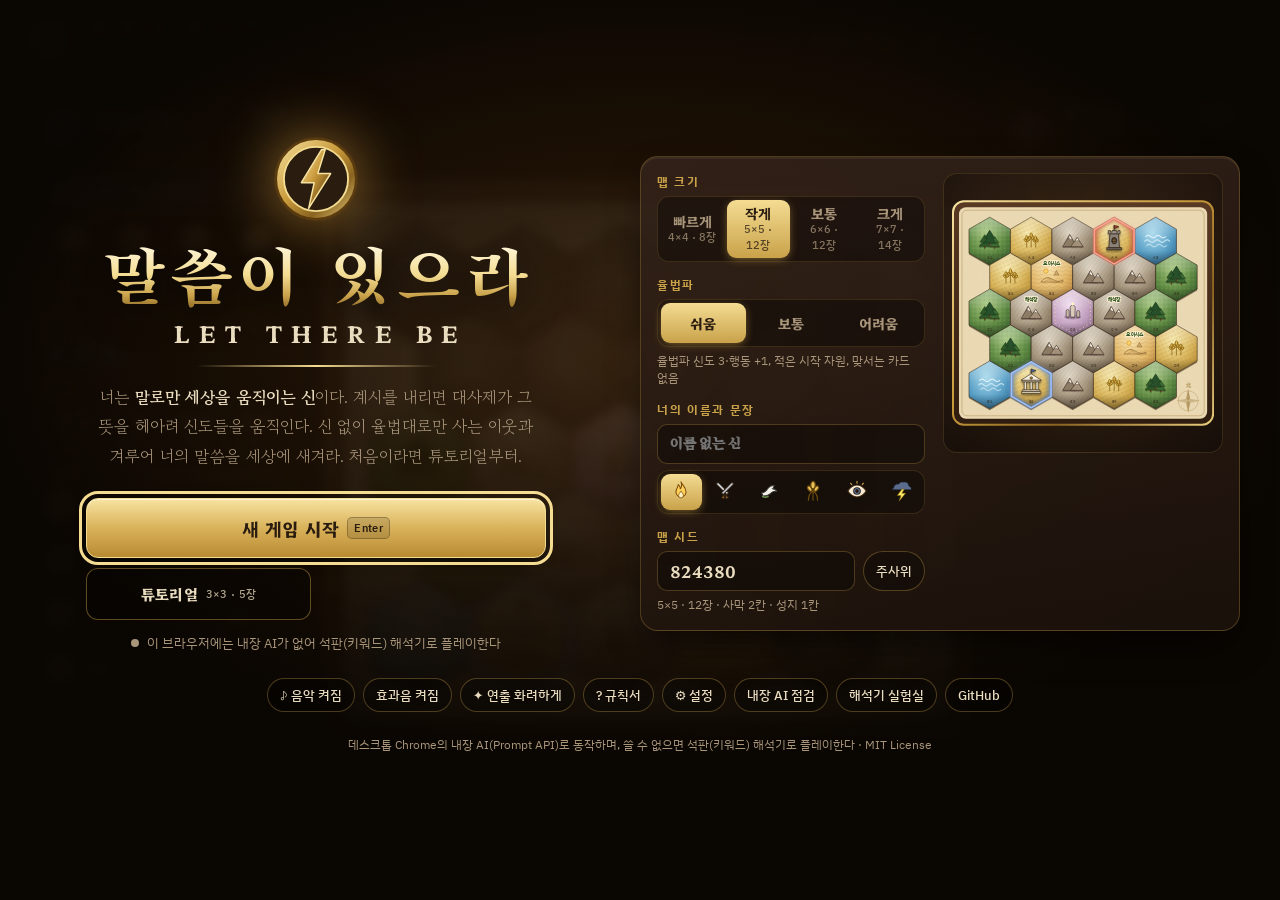
<file: index.html>
<!doctype html>
<html lang="ko">
<head>
<meta charset="utf-8">
<meta name="viewport" content="width=device-width, initial-scale=1">
<title>말씀이 있으라 — Let There Be</title>
<meta name="description" content="말로만 세상을 움직이는 신. Chrome 내장 AI가 계시를 해석하는 보드게임풍 전략 게임.">
<link rel="icon" href="favicon.svg" type="image/svg+xml">
<!-- 메인 화면은 게임 페이지 안에 있다 (시작 클릭으로 오디오를 열어야 해서 같은 페이지여야 한다) -->
<meta http-equiv="refresh" content="0; url=game/index.html">
<script>location.replace('game/index.html');</script>
<style>body { margin: 0; min-height: 100vh; display: grid; place-items: center; background: #120b06; color: #eadcbf; font: 16px serif; }</style>
</head>
<body>
<p><a href="game/index.html" style="color:#f4dc92">말씀이 있으라 메인 화면으로</a></p>
</body>
</html>
</file>
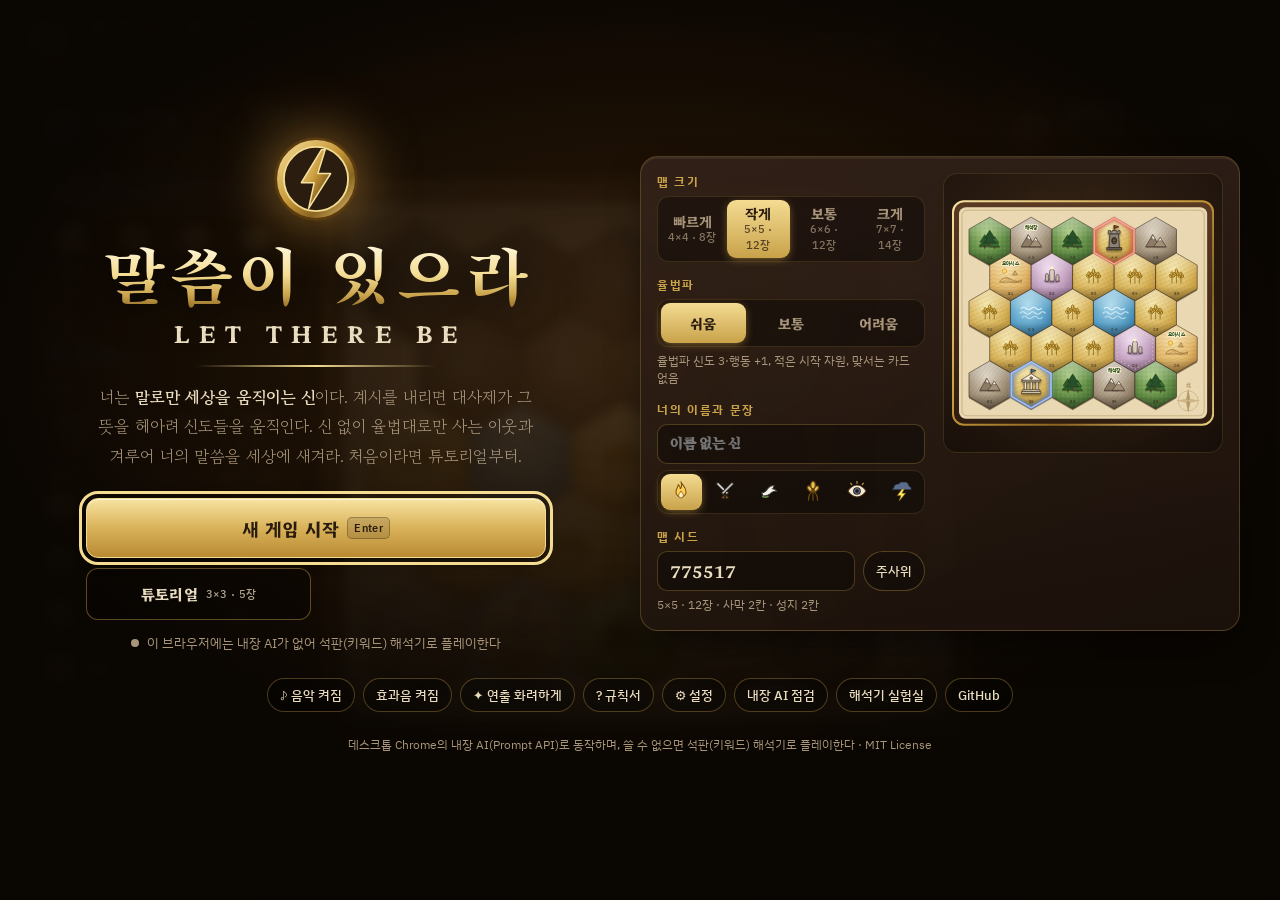
<file: game/index.html>
<!doctype html>
<html lang="ko">
<head>
<meta charset="utf-8">
<meta name="viewport" content="width=device-width, initial-scale=1">
<title>말씀이 있으라 — Let There Be</title>
<meta name="description" content="말로만 세상을 움직이는 신. Chrome 내장 AI가 계시를 해석하는 보드게임풍 전략 게임.">
<link rel="preconnect" href="https://fonts.googleapis.com">
<link rel="preconnect" href="https://fonts.gstatic.com" crossorigin>
<link href="https://fonts.googleapis.com/css2?family=Song+Myung&family=Hahmlet:wght@400;500;600;700;800&family=Gowun+Batang:wght@400;700&family=IBM+Plex+Sans+KR:wght@400;500;600&display=swap" rel="stylesheet">
<link rel="icon" href="../favicon.svg" type="image/svg+xml">
<link rel="stylesheet" href="style.css?v=202610110040">
<!-- 배포 후 브라우저가 옛 모듈을 쓰지 않도록 버전을 붙인다 (올릴 때 v를 바꾼다) -->
<script type="importmap">
{
  "imports": {
    "../js/game/ai/judge.js": "../js/game/ai/judge.js?v=202610110040",
    "../js/game/ai/judge-weights.js": "../js/game/ai/judge-weights.js?v=202610110040",
    "../js/game/art.js": "../js/game/art.js?v=202610110040",
    "../js/game/board.js": "../js/game/board.js?v=202610110040",
    "../js/game/chronicle.js": "../js/game/chronicle.js?v=202610110040",
    "../js/game/data.js": "../js/game/data.js?v=202610110040",
    "../js/game/domain/index.js": "../js/game/domain/index.js?v=202610110040",
    "../js/game/domain/info.js": "../js/game/domain/info.js?v=202610110040",
    "../js/game/domain/kinds.js": "../js/game/domain/kinds.js?v=202610110040",
    "../js/game/domain/resources.js": "../js/game/domain/resources.js?v=202610110040",
    "../js/game/domain/seen.js": "../js/game/domain/seen.js?v=202610110040",
    "../js/game/engine.js": "../js/game/engine.js?v=202610110040",
    "../js/game/fx.js": "../js/game/fx.js?v=202610110040",
    "../js/game/i18n.js": "../js/game/i18n.js?v=202610110040",
    "../js/game/i18n/ko.js": "../js/game/i18n/ko.js?v=202610110040",
    "../js/game/i18n/ko/data.js": "../js/game/i18n/ko/data.js?v=202610110040",
    "../js/game/i18n/ko/engine.js": "../js/game/i18n/ko/engine.js?v=202610110040",
    "../js/game/i18n/ko/grammar.js": "../js/game/i18n/ko/grammar.js?v=202610110040",
    "../js/game/i18n/ko/interp.js": "../js/game/i18n/ko/interp.js?v=202610110040",
    "../js/game/i18n/ko/shell.js": "../js/game/i18n/ko/shell.js?v=202610110040",
    "../js/game/i18n/ko/story.js": "../js/game/i18n/ko/story.js?v=202610110040",
    "../js/game/i18n/ko/ui.js": "../js/game/i18n/ko/ui.js?v=202610110040",
    "../js/game/interpreter.js": "../js/game/interpreter.js?v=202610110040",
    "../js/game/lore.js": "../js/game/lore.js?v=202610110040",
    "../js/game/main.js": "../js/game/main.js?v=202610110040",
    "../js/game/mapgen.js": "../js/game/mapgen.js?v=202610110040",
    "../js/game/meta.js": "../js/game/meta.js?v=202610110040",
    "../js/game/sound.js": "../js/game/sound.js?v=202610110040",
    "../js/game/tutorial.js": "../js/game/tutorial.js?v=202610110040",
    "../js/llm.js": "../js/llm.js?v=202610110040"
  }
}
</script>

</head>
<body>
<canvas id="ambient" aria-hidden="true"></canvas>
<div class="vignette" aria-hidden="true"></div>

<div class="app">
  <header class="topbar">
    <div class="brand">
      <svg class="sigil" aria-hidden="true"><use href="#sigil"/></svg>
      <div>
        <h1 data-i18n="ui.html.brand"></h1>
        <p id="subtitle" data-i18n="ui.html.subtitle"></p>
      </div>
    </div>
    <nav class="track" id="track" data-i18n-aria="ui.html.trackAria"></nav>
    <div class="tools">
      <button class="chip" id="ai" type="button"><span class="dot"></span><span class="label" data-i18n="ui.html.aiLabel"></span> <b></b></button>
      <button class="chip icon-only" id="music" type="button" data-i18n-title="ui.html.musicTip"></button>
      <button class="chip icon-only" id="sound" type="button" data-i18n-title="ui.html.soundTip"></button>
      <button class="chip icon-only" id="motion" type="button" data-i18n-title="ui.html.motionTip"></button>
      <button class="chip" id="openChron" type="button"><svg class="u" viewBox="0 0 24 24"><use href="#u-scroll"/></svg><span class="label" data-i18n="ui.html.chron"></span></button>
      <button class="chip icon-only" id="rules" type="button" data-i18n-title="ui.html.rules" data-i18n-aria="ui.html.rules">?</button>
      <button class="chip icon-only" id="settings" type="button" data-i18n-title="ui.html.settings" data-i18n-aria="ui.html.settings">⚙</button>
      <button class="chip icon-only" id="home" type="button" data-i18n-title="ui.html.homeTip"><svg class="u" viewBox="0 0 24 24"><use href="#u-home"/></svg></button>
    </div>
  </header>

  <main class="table">
    <aside class="mat mat-player" id="matPlayer" data-i18n-aria="ui.html.matPlayer"></aside>
    <section class="board-area">
      <div class="board-frame" id="boardFrame">
        <svg id="board" role="img" data-i18n-aria="ui.html.board"></svg>
        <div class="cloud-shadows" aria-hidden="true"><i></i><i></i><i></i></div>
      </div>
    </section>
    <div class="side-col">
      <aside class="mat mat-enemy" id="matEnemy" data-i18n-aria="ui.html.matEnemy"></aside>
      <div class="law-slot" id="law" data-i18n-aria="ui.html.law"></div>
      <div class="season" id="season" data-i18n-aria="ui.html.season"></div>
    </div>
  </main>

  <footer class="altar">
    <div class="altar-inner" id="altar"></div>
  </footer>
</div>

<aside class="drawer" id="chronicle" data-i18n-aria="ui.html.chron">
  <h2><span data-i18n="ui.html.chron"></span> <button class="btn-ghost" id="closeChron" type="button" style="height:34px;color:var(--ink);border-color:rgba(124,89,27,.5)" data-i18n="ui.close"></button></h2>
  <div class="chron" id="chronBody"></div>
</aside>
<div id="stage" aria-hidden="true"></div>
<div class="tile-tip" id="tileTip" role="tooltip"></div>
<div id="sr" class="sr-only" aria-live="polite"></div>

<!-- 메인 화면: 시작 버튼을 누르는 순간 오디오를 열고 제1장으로 들어간다 -->
<section class="main-screen" id="mainScreen" data-i18n-aria="ui.html.mainScreen">
  <div class="ms-inner">
    <div class="ms-hero">
      <svg class="ms-sigil" aria-hidden="true"><use href="#sigil"/></svg>
      <h1 class="ms-title" data-i18n="ui.html.brand"></h1>
      <div class="ms-sub" data-i18n="ui.html.msSub"></div>
      <div class="ms-rule"></div>
      <p class="ms-lede" data-i18n-html="ui.html.lede"></p>
    </div>
    <div class="ms-setup">
      <div class="ms-options">
        <div class="ms-field">
          <span class="ms-label" data-i18n="ui.html.mapSize"></span>
          <div class="seg" id="optSize">
            <button type="button" data-v="4" data-i18n-html="ui.html.size4"></button>
            <button type="button" data-v="5" data-i18n-html="ui.html.size5"></button>
            <button type="button" data-v="6" data-i18n-html="ui.html.size6"></button>
            <button type="button" data-v="7" data-i18n-html="ui.html.size7"></button>
          </div>
        </div>
        <div class="ms-field">
          <span class="ms-label" data-i18n="ui.html.enemy"></span>
          <div class="seg" id="optDiff">
            <button type="button" data-v="easy" data-i18n="ui.html.easy"></button>
            <button type="button" data-v="normal" data-i18n="ui.html.normal"></button>
            <button type="button" data-v="hard" data-i18n="ui.html.hard"></button>
          </div>
          <small class="ms-hint" id="diffHint"></small>
          <div class="seg asc" id="optAsc" hidden></div>
        </div>
        <div class="ms-field" id="blessField" hidden>
          <span class="ms-label" data-i18n="ui.html.blessing"></span>
          <div class="seg blessings" id="optBless"></div>
          <small class="ms-hint" id="blessHint"></small>
        </div>
        <div class="ms-field">
          <span class="ms-label" data-i18n="ui.html.godName"></span>
          <div class="seed-row">
            <input id="optGod" type="text" maxlength="8" data-i18n-placeholder="ui.html.godPlaceholder" data-i18n-aria="ui.html.godAria">
          </div>
          <div class="seg sigils" id="optSigil"></div>
        </div>
        <div class="ms-field">
          <span class="ms-label" data-i18n="ui.html.seed"></span>
          <div class="seed-row">
            <input id="optSeed" type="number" min="1" max="999999" inputmode="numeric" data-i18n-aria="ui.html.seed">
            <button class="chip" id="reseed" type="button" data-i18n-title="ui.html.reseedTip" data-i18n="ui.html.reseed"></button>
          </div>
          <small class="ms-hint" id="mapHint"></small>
        </div>
      </div>
      <div class="ms-preview"><svg id="mapPreview" role="img" data-i18n-aria="ui.html.mapPreview"></svg></div>
    </div>
    <div class="ms-buttons">
      <button class="btn-primary ms-start" id="startGame" type="button" data-i18n-html="ui.html.startGame"></button>
      <button class="btn-ghost ms-tutorial" id="startTutorial" type="button" data-i18n-html="ui.html.tutorial"></button>
      <button class="btn-ghost ms-daily" id="startDaily" type="button" hidden><span data-i18n="ui.html.daily"></span> <small id="dailyHint"></small></button>
      <button class="btn-ghost ms-daily" id="openTrials" type="button" hidden><span data-i18n="ui.html.trials"></span> <small id="trialHint"></small></button>
    </div>
    <div class="ms-awe" id="msAwe" hidden></div>
    <div class="ms-status" id="msStatus"><span class="dot off"></span><span data-i18n="ui.html.waking"></span></div>
    <div class="ms-links">
      <button class="chip" id="msMusic" type="button"></button>
      <button class="chip" id="msSound" type="button"></button>
      <button class="chip" id="msMotion" type="button"></button>
      <button class="chip" id="msRules" type="button" data-i18n="ui.html.msRules"></button>
      <button class="chip" id="msSettings" type="button" data-i18n="ui.html.msSettings"></button>
      <button class="chip" id="msLibrary" type="button" hidden data-i18n="ui.html.library"></button>
      <button class="chip" id="msBible" type="button" hidden data-i18n="ui.html.bible"></button>
      <a class="chip" href="../check.html" data-i18n="ui.html.check"></a>
      <a class="chip" href="../lab/interpret.html" data-i18n="ui.html.lab"></a>
      <a class="chip" href="https://github.com/wisebear-KOR/GSG_Project">GitHub</a>
    </div>
    <p class="ms-foot" data-i18n="ui.html.foot"></p>
  </div>
</section>

<script type="module" src="../js/game/main.js?v=202610110040"></script>
</body>
</html>
</file>
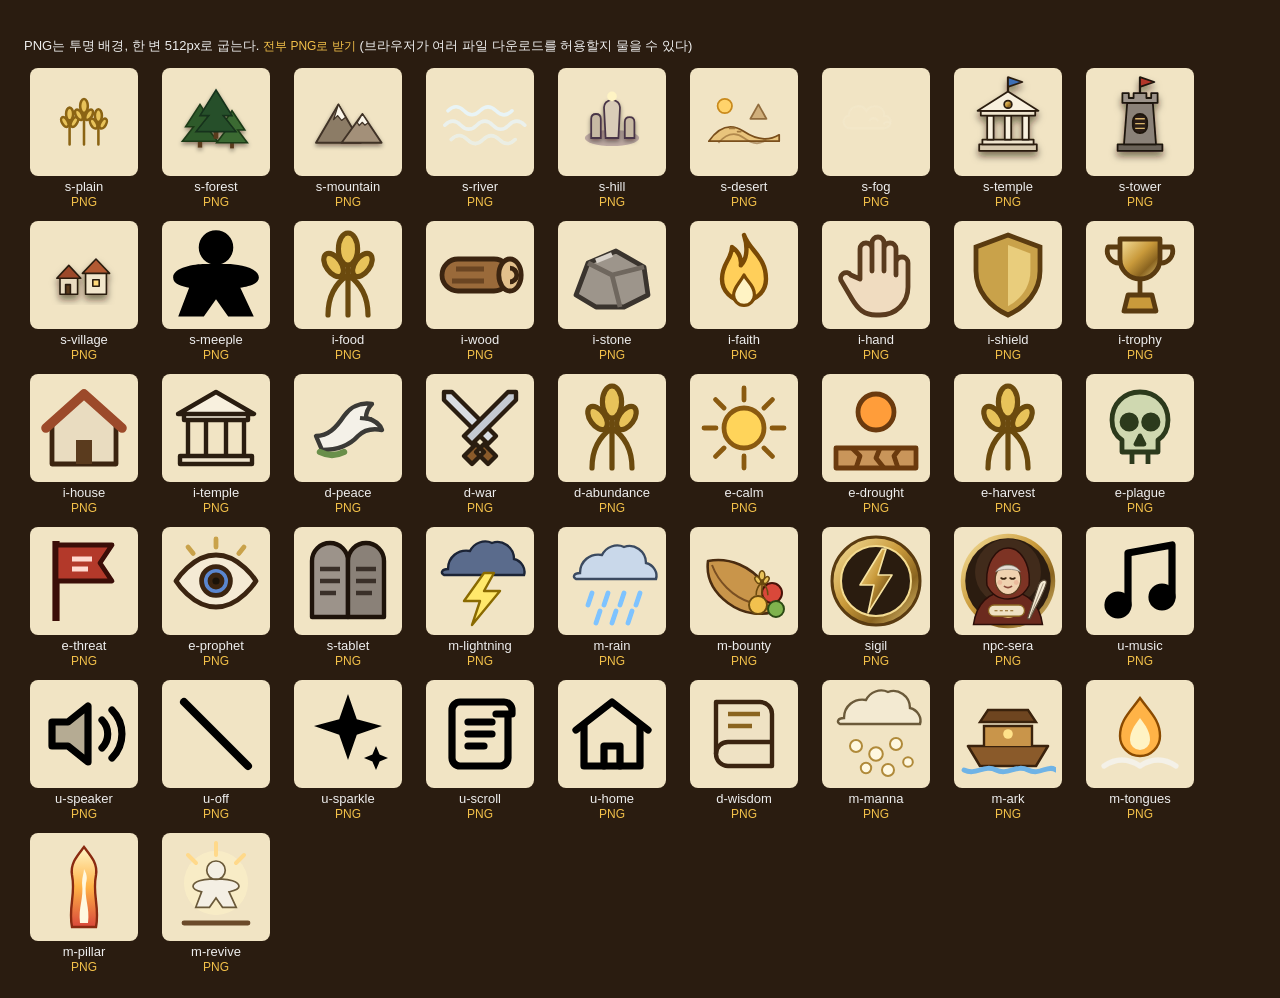
<file: docs/export/svg/index.html>
<!doctype html><meta charset="utf-8"><title>art.js symbols</title>
<style>body{font:13px sans-serif;background:#2a1c10;color:#eee;padding:16px}.grid{display:flex;flex-wrap:wrap;gap:12px}
figure{margin:0;width:120px;text-align:center}img{width:96px;height:96px;background:#f1e4c4;border-radius:8px;padding:6px}
a{color:#f4c24a;font-size:12px;cursor:pointer}</style>
<p>PNG는 투명 배경, 한 변 512px로 굽는다. <a id="all">전부 PNG로 받기</a> (브라우저가 여러 파일 다운로드를 허용할지 물을 수 있다)</p>
<div class="grid">
<figure><img src="s-plain.svg" alt=""><figcaption>s-plain<br><a data-id="s-plain">PNG</a></figcaption></figure>
<figure><img src="s-forest.svg" alt=""><figcaption>s-forest<br><a data-id="s-forest">PNG</a></figcaption></figure>
<figure><img src="s-mountain.svg" alt=""><figcaption>s-mountain<br><a data-id="s-mountain">PNG</a></figcaption></figure>
<figure><img src="s-river.svg" alt=""><figcaption>s-river<br><a data-id="s-river">PNG</a></figcaption></figure>
<figure><img src="s-hill.svg" alt=""><figcaption>s-hill<br><a data-id="s-hill">PNG</a></figcaption></figure>
<figure><img src="s-desert.svg" alt=""><figcaption>s-desert<br><a data-id="s-desert">PNG</a></figcaption></figure>
<figure><img src="s-fog.svg" alt=""><figcaption>s-fog<br><a data-id="s-fog">PNG</a></figcaption></figure>
<figure><img src="s-temple.svg" alt=""><figcaption>s-temple<br><a data-id="s-temple">PNG</a></figcaption></figure>
<figure><img src="s-tower.svg" alt=""><figcaption>s-tower<br><a data-id="s-tower">PNG</a></figcaption></figure>
<figure><img src="s-village.svg" alt=""><figcaption>s-village<br><a data-id="s-village">PNG</a></figcaption></figure>
<figure><img src="s-meeple.svg" alt=""><figcaption>s-meeple<br><a data-id="s-meeple">PNG</a></figcaption></figure>
<figure><img src="i-food.svg" alt=""><figcaption>i-food<br><a data-id="i-food">PNG</a></figcaption></figure>
<figure><img src="i-wood.svg" alt=""><figcaption>i-wood<br><a data-id="i-wood">PNG</a></figcaption></figure>
<figure><img src="i-stone.svg" alt=""><figcaption>i-stone<br><a data-id="i-stone">PNG</a></figcaption></figure>
<figure><img src="i-faith.svg" alt=""><figcaption>i-faith<br><a data-id="i-faith">PNG</a></figcaption></figure>
<figure><img src="i-hand.svg" alt=""><figcaption>i-hand<br><a data-id="i-hand">PNG</a></figcaption></figure>
<figure><img src="i-shield.svg" alt=""><figcaption>i-shield<br><a data-id="i-shield">PNG</a></figcaption></figure>
<figure><img src="i-trophy.svg" alt=""><figcaption>i-trophy<br><a data-id="i-trophy">PNG</a></figcaption></figure>
<figure><img src="i-house.svg" alt=""><figcaption>i-house<br><a data-id="i-house">PNG</a></figcaption></figure>
<figure><img src="i-temple.svg" alt=""><figcaption>i-temple<br><a data-id="i-temple">PNG</a></figcaption></figure>
<figure><img src="d-peace.svg" alt=""><figcaption>d-peace<br><a data-id="d-peace">PNG</a></figcaption></figure>
<figure><img src="d-war.svg" alt=""><figcaption>d-war<br><a data-id="d-war">PNG</a></figcaption></figure>
<figure><img src="d-abundance.svg" alt=""><figcaption>d-abundance<br><a data-id="d-abundance">PNG</a></figcaption></figure>
<figure><img src="e-calm.svg" alt=""><figcaption>e-calm<br><a data-id="e-calm">PNG</a></figcaption></figure>
<figure><img src="e-drought.svg" alt=""><figcaption>e-drought<br><a data-id="e-drought">PNG</a></figcaption></figure>
<figure><img src="e-harvest.svg" alt=""><figcaption>e-harvest<br><a data-id="e-harvest">PNG</a></figcaption></figure>
<figure><img src="e-plague.svg" alt=""><figcaption>e-plague<br><a data-id="e-plague">PNG</a></figcaption></figure>
<figure><img src="e-threat.svg" alt=""><figcaption>e-threat<br><a data-id="e-threat">PNG</a></figcaption></figure>
<figure><img src="e-prophet.svg" alt=""><figcaption>e-prophet<br><a data-id="e-prophet">PNG</a></figcaption></figure>
<figure><img src="s-tablet.svg" alt=""><figcaption>s-tablet<br><a data-id="s-tablet">PNG</a></figcaption></figure>
<figure><img src="m-lightning.svg" alt=""><figcaption>m-lightning<br><a data-id="m-lightning">PNG</a></figcaption></figure>
<figure><img src="m-rain.svg" alt=""><figcaption>m-rain<br><a data-id="m-rain">PNG</a></figcaption></figure>
<figure><img src="m-bounty.svg" alt=""><figcaption>m-bounty<br><a data-id="m-bounty">PNG</a></figcaption></figure>
<figure><img src="sigil.svg" alt=""><figcaption>sigil<br><a data-id="sigil">PNG</a></figcaption></figure>
<figure><img src="npc-sera.svg" alt=""><figcaption>npc-sera<br><a data-id="npc-sera">PNG</a></figcaption></figure>
<figure><img src="u-music.svg" alt=""><figcaption>u-music<br><a data-id="u-music">PNG</a></figcaption></figure>
<figure><img src="u-speaker.svg" alt=""><figcaption>u-speaker<br><a data-id="u-speaker">PNG</a></figcaption></figure>
<figure><img src="u-off.svg" alt=""><figcaption>u-off<br><a data-id="u-off">PNG</a></figcaption></figure>
<figure><img src="u-sparkle.svg" alt=""><figcaption>u-sparkle<br><a data-id="u-sparkle">PNG</a></figcaption></figure>
<figure><img src="u-scroll.svg" alt=""><figcaption>u-scroll<br><a data-id="u-scroll">PNG</a></figcaption></figure>
<figure><img src="u-home.svg" alt=""><figcaption>u-home<br><a data-id="u-home">PNG</a></figcaption></figure>
<figure><img src="d-wisdom.svg" alt=""><figcaption>d-wisdom<br><a data-id="d-wisdom">PNG</a></figcaption></figure>
<figure><img src="m-manna.svg" alt=""><figcaption>m-manna<br><a data-id="m-manna">PNG</a></figcaption></figure>
<figure><img src="m-ark.svg" alt=""><figcaption>m-ark<br><a data-id="m-ark">PNG</a></figcaption></figure>
<figure><img src="m-tongues.svg" alt=""><figcaption>m-tongues<br><a data-id="m-tongues">PNG</a></figcaption></figure>
<figure><img src="m-pillar.svg" alt=""><figcaption>m-pillar<br><a data-id="m-pillar">PNG</a></figcaption></figure>
<figure><img src="m-revive.svg" alt=""><figcaption>m-revive<br><a data-id="m-revive">PNG</a></figcaption></figure>
</div>
<script>
async function png(id, size = 512) {
  const img = new Image(); img.src = id + '.svg'; await img.decode();
  const c = document.createElement('canvas'); c.width = c.height = size;
  const k = size / Math.max(img.naturalWidth, img.naturalHeight);
  const w = img.naturalWidth * k, h = img.naturalHeight * k;
  c.getContext('2d').drawImage(img, (size - w) / 2, (size - h) / 2, w, h);
  const a = document.createElement('a'); a.download = id + '.png'; a.href = c.toDataURL('image/png'); a.click();
}
document.querySelectorAll('a[data-id]').forEach((a) => { a.onclick = () => png(a.dataset.id); });
document.getElementById('all').onclick = async () => { for (const a of document.querySelectorAll('a[data-id]')) { await png(a.dataset.id); await new Promise((r) => setTimeout(r, 150)); } };
</script>
</file>
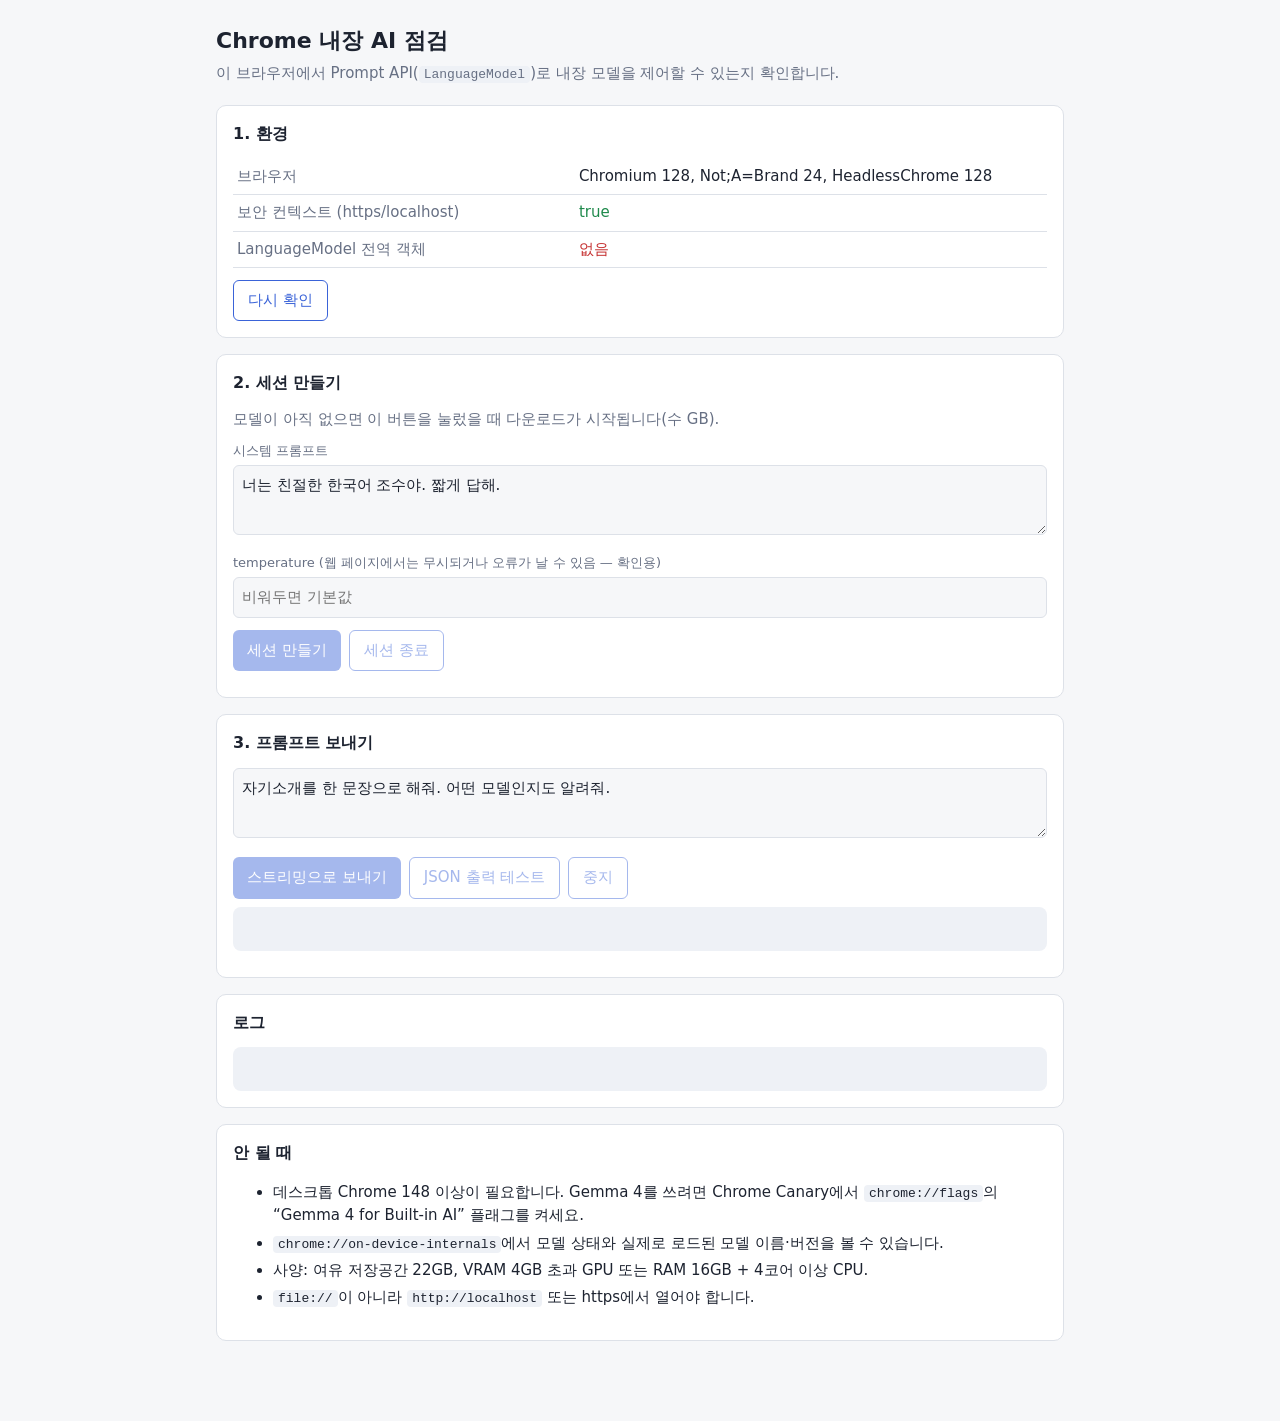
<file: check.html>
<!doctype html>
<html lang="ko">
<head>
<meta charset="utf-8">
<meta name="viewport" content="width=device-width, initial-scale=1">
<link rel="icon" href="favicon.svg" type="image/svg+xml">
<title>내장 AI 점검</title>
<style>
  :root {
    --bg: #f6f7f9; --panel: #fff; --text: #1d2330; --muted: #677084;
    --line: #dde1e8; --accent: #3a63d8; --ok: #1f8a4c; --warn: #b7791f; --bad: #c53030;
    --code: #eef1f6;
  }
  @media (prefers-color-scheme: dark) {
    :root {
      --bg: #12151b; --panel: #1b1f27; --text: #e6e9ef; --muted: #98a1b3;
      --line: #2c3240; --accent: #7d9cff; --ok: #4cc38a; --warn: #f0b75a; --bad: #ff7b7b;
      --code: #232936;
    }
  }
  * { box-sizing: border-box; }
  body { margin: 0; background: var(--bg); color: var(--text);
    font: 15px/1.55 system-ui, "Segoe UI", "Apple SD Gothic Neo", "Malgun Gothic", sans-serif; }
  main { max-width: 880px; margin: 0 auto; padding: 24px 16px 64px; }
  h1 { font-size: 22px; margin: 0 0 4px; }
  h2 { font-size: 16px; margin: 0 0 12px; }
  p.sub { color: var(--muted); margin: 0 0 20px; }
  section { background: var(--panel); border: 1px solid var(--line); border-radius: 10px;
    padding: 16px; margin-bottom: 16px; }
  table { width: 100%; border-collapse: collapse; }
  td { padding: 6px 4px; border-bottom: 1px solid var(--line); vertical-align: top; }
  td:first-child { color: var(--muted); width: 42%; }
  code, pre { font-family: ui-monospace, Consolas, monospace; font-size: 13px; }
  code { background: var(--code); padding: 1px 5px; border-radius: 4px; }
  pre { background: var(--code); padding: 12px; border-radius: 8px; white-space: pre-wrap;
    word-break: break-word; margin: 8px 0 0; min-height: 44px; }
  .ok { color: var(--ok); } .warn { color: var(--warn); } .bad { color: var(--bad); }
  label { display: block; font-size: 13px; color: var(--muted); margin: 10px 0 4px; }
  textarea, input[type=number] { width: 100%; background: var(--bg); color: var(--text);
    border: 1px solid var(--line); border-radius: 6px; padding: 8px; font: inherit; }
  textarea { min-height: 70px; resize: vertical; }
  .row { display: flex; gap: 8px; flex-wrap: wrap; margin-top: 12px; }
  button { background: var(--accent); color: #fff; border: 0; border-radius: 6px;
    padding: 8px 14px; font: inherit; cursor: pointer; }
  button.ghost { background: transparent; color: var(--accent); border: 1px solid var(--accent); }
  button:disabled { opacity: .45; cursor: not-allowed; }
  progress { width: 100%; height: 10px; margin-top: 10px; }
  .help li { margin-bottom: 4px; }
  #log { max-height: 240px; overflow: auto; }
</style>
</head>
<body>
<main>
  <h1>Chrome 내장 AI 점검</h1>
  <p class="sub">이 브라우저에서 Prompt API(<code>LanguageModel</code>)로 내장 모델을 제어할 수 있는지 확인합니다.</p>

  <section>
    <h2>1. 환경</h2>
    <table id="env"></table>
    <div class="row"><button class="ghost" id="recheck">다시 확인</button></div>
  </section>

  <section>
    <h2>2. 세션 만들기</h2>
    <p class="sub" style="margin:0">모델이 아직 없으면 이 버튼을 눌렀을 때 다운로드가 시작됩니다(수 GB).</p>
    <label for="sys">시스템 프롬프트</label>
    <textarea id="sys">너는 친절한 한국어 조수야. 짧게 답해.</textarea>
    <label for="temp">temperature (웹 페이지에서는 무시되거나 오류가 날 수 있음 — 확인용)</label>
    <input type="number" id="temp" step="0.1" min="0" placeholder="비워두면 기본값">
    <div class="row">
      <button id="create">세션 만들기</button>
      <button class="ghost" id="destroy" disabled>세션 종료</button>
    </div>
    <progress id="dl" max="1" value="0" hidden></progress>
    <table id="sess" style="margin-top:10px"></table>
  </section>

  <section>
    <h2>3. 프롬프트 보내기</h2>
    <textarea id="prompt">자기소개를 한 문장으로 해줘. 어떤 모델인지도 알려줘.</textarea>
    <div class="row">
      <button id="send" disabled>스트리밍으로 보내기</button>
      <button class="ghost" id="json" disabled>JSON 출력 테스트</button>
      <button class="ghost" id="stop" disabled>중지</button>
    </div>
    <pre id="out"></pre>
    <table id="stats" style="margin-top:10px"></table>
  </section>

  <section>
    <h2>로그</h2>
    <pre id="log"></pre>
  </section>

  <section class="help">
    <h2>안 될 때</h2>
    <ul>
      <li>데스크톱 Chrome 148 이상이 필요합니다. Gemma 4를 쓰려면 Chrome Canary에서 <code>chrome://flags</code>의 “Gemma 4 for Built-in AI” 플래그를 켜세요.</li>
      <li><code>chrome://on-device-internals</code>에서 모델 상태와 실제로 로드된 모델 이름·버전을 볼 수 있습니다.</li>
      <li>사양: 여유 저장공간 22GB, VRAM 4GB 초과 GPU 또는 RAM 16GB + 4코어 이상 CPU.</li>
      <li><code>file://</code>이 아니라 <code>http://localhost</code> 또는 https에서 열어야 합니다.</li>
    </ul>
  </section>
</main>

<script type="module">
const $ = (id) => document.getElementById(id);
const hasAPI = 'LanguageModel' in self;
let session = null;
let controller = null;

function log(msg, cls = '') {
  const t = new Date().toLocaleTimeString();
  const line = document.createElement('div');
  if (cls) line.className = cls;
  line.textContent = `[${t}] ${msg}`;
  $('log').append(line);
  $('log').scrollTop = $('log').scrollHeight;
}

function rows(table, pairs) {
  table.replaceChildren(...pairs.map(([k, v, cls]) => {
    const tr = document.createElement('tr');
    const a = document.createElement('td'); a.textContent = k;
    const b = document.createElement('td'); b.textContent = v; if (cls) b.className = cls;
    tr.append(a, b);
    return tr;
  }));
}

const availClass = (v) => v === 'available' || v === 'readily-available' ? 'ok'
  : v === 'unavailable' || String(v).startsWith('오류') ? 'bad' : 'warn';

async function availability(langs) {
  try {
    return await LanguageModel.availability({
      expectedInputs: [{ type: 'text', languages: langs }],
      expectedOutputs: [{ type: 'text', languages: langs }],
    });
  } catch (e) {
    return `오류: ${e.name} ${e.message}`;
  }
}

async function checkEnv() {
  const brand = navigator.userAgentData?.brands?.map(b => `${b.brand} ${b.version}`).join(', ');
  const pairs = [
    ['브라우저', brand || navigator.userAgent],
    ['보안 컨텍스트 (https/localhost)', String(isSecureContext), isSecureContext ? 'ok' : 'bad'],
    ['LanguageModel 전역 객체', hasAPI ? '있음' : '없음', hasAPI ? 'ok' : 'bad'],
  ];
  if (hasAPI) {
    const en = await availability(['en']);
    const ko = await availability(['ko']);
    pairs.push(['availability (영어)', en, availClass(en)]);
    pairs.push(['availability (한국어)', ko, availClass(ko)]);
    if (typeof LanguageModel.params === 'function') {
      try {
        const p = await LanguageModel.params();
        pairs.push(['params()', p ? JSON.stringify(p) : 'null']);
      } catch (e) { pairs.push(['params()', `오류: ${e.message}`, 'warn']); }
    } else {
      pairs.push(['params()', '웹 페이지에서는 제공 안 됨 (확장 프로그램 전용)', 'warn']);
    }
    log(`availability en=${en}, ko=${ko}`);
  }
  rows($('env'), pairs);
  $('create').disabled = !hasAPI;
}

function showSession() {
  if (!session) { rows($('sess'), []); return; }
  const pairs = [
    ['contextWindow', String(session.contextWindow ?? session.inputQuota ?? '알 수 없음')],
    ['contextUsage', String(session.contextUsage ?? session.inputUsage ?? '알 수 없음')],
    ['temperature', String(session.temperature ?? '노출 안 됨')],
    ['topK', String(session.topK ?? '노출 안 됨')],
  ];
  rows($('sess'), pairs);
}

$('recheck').onclick = checkEnv;

$('create').onclick = async () => {
  $('create').disabled = true;
  session?.destroy();
  session = null;
  const opts = {
    initialPrompts: [{ role: 'system', content: $('sys').value }],
    expectedInputs: [{ type: 'text', languages: ['ko', 'en'] }],
    expectedOutputs: [{ type: 'text', languages: ['ko'] }],
    monitor(m) {
      m.addEventListener('downloadprogress', (e) => {
        $('dl').hidden = false;
        $('dl').value = e.loaded;
        log(`다운로드 ${(e.loaded * 100).toFixed(1)}%`);
      });
    },
  };
  const temp = $('temp').value.trim();
  if (temp !== '') { opts.temperature = Number(temp); opts.topK = 3; }
  try {
    log('세션 생성 중…');
    const t0 = performance.now();
    session = await LanguageModel.create(opts);
    log(`세션 생성 완료 (${Math.round(performance.now() - t0)}ms)`, 'ok');
    $('send').disabled = $('json').disabled = $('destroy').disabled = false;
  } catch (e) {
    // 한국어 출력이 거부되면 언어 지정 없이 재시도
    log(`세션 생성 실패: ${e.name} ${e.message}`, 'bad');
    if (e.name === 'NotSupportedError') {
      delete opts.expectedInputs; delete opts.expectedOutputs;
      try {
        session = await LanguageModel.create(opts);
        log('언어 지정 없이 세션 생성 성공', 'warn');
        $('send').disabled = $('json').disabled = $('destroy').disabled = false;
      } catch (e2) { log(`재시도 실패: ${e2.name} ${e2.message}`, 'bad'); }
    }
  } finally {
    $('create').disabled = false;
    showSession();
  }
};

$('destroy').onclick = () => {
  session?.destroy();
  session = null;
  $('send').disabled = $('json').disabled = $('destroy').disabled = true;
  log('세션 종료');
  showSession();
};

async function run(fn) {
  controller = new AbortController();
  $('send').disabled = $('json').disabled = true;
  $('stop').disabled = false;
  $('out').textContent = '';
  const t0 = performance.now();
  let first = null;
  try {
    const text = await fn(controller.signal, () => { first ??= performance.now(); });
    const total = performance.now() - t0;
    rows($('stats'), [
      ['첫 토큰까지', first ? `${Math.round(first - t0)}ms` : '-'],
      ['전체 시간', `${Math.round(total)}ms`],
      ['응답 길이', `${text.length}자`],
    ]);
  } catch (e) {
    log(`${e.name}: ${e.message}`, e.name === 'AbortError' ? 'warn' : 'bad');
  } finally {
    $('send').disabled = $('json').disabled = !session;
    $('stop').disabled = true;
    showSession();
  }
}

$('send').onclick = () => run(async (signal, onFirst) => {
  log('스트리밍 시작');
  const stream = session.promptStreaming($('prompt').value, { signal });
  let text = '';
  for await (const chunk of stream) {
    onFirst();
    text += chunk;
    $('out').textContent = text;
  }
  log('스트리밍 완료', 'ok');
  return text;
});

$('json').onclick = () => run(async (signal, onFirst) => {
  const schema = {
    type: 'object',
    properties: {
      name: { type: 'string' },
      mood: { type: 'string', enum: ['happy', 'sad', 'angry'] },
      level: { type: 'integer', minimum: 1, maximum: 10 },
    },
    required: ['name', 'mood', 'level'],
  };
  log('responseConstraint(JSON Schema) 테스트');
  const text = await session.prompt(
    '판타지 게임의 몬스터 하나를 만들어줘.',
    { signal, responseConstraint: schema },
  );
  onFirst();
  try {
    const obj = JSON.parse(text);
    $('out').textContent = JSON.stringify(obj, null, 2);
    log('JSON 파싱 성공', 'ok');
  } catch {
    $('out').textContent = text;
    log('JSON 파싱 실패', 'bad');
  }
  return text;
});

$('stop').onclick = () => controller?.abort();

checkEnv();
</script>
</body>
</html>
</file>
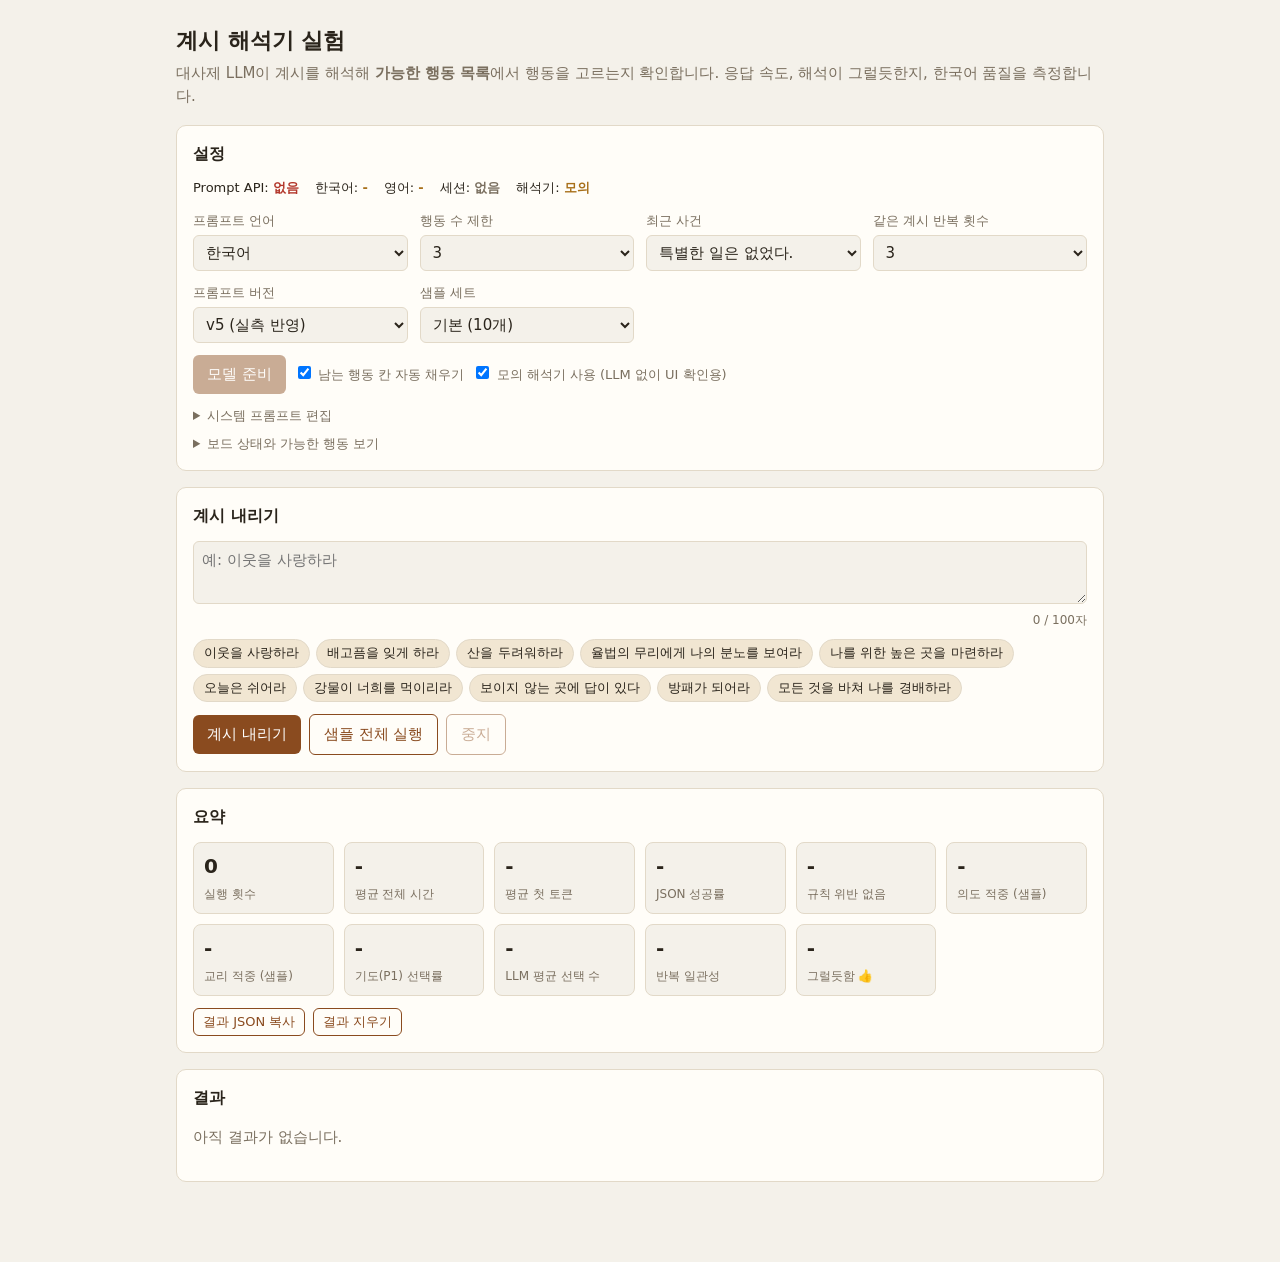
<file: lab/interpret.html>
<!doctype html>
<html lang="ko">
<head>
<meta charset="utf-8">
<meta name="viewport" content="width=device-width, initial-scale=1">
<link rel="icon" href="../favicon.svg" type="image/svg+xml">
<title>계시 해석기 실험</title>
<style>
  :root {
    --bg: #f4f1ea; --panel: #fffdf8; --text: #2a241b; --muted: #7a6f5f;
    --line: #e2d9c8; --accent: #8a4b1f; --accent-ink: #fff; --ok: #2f7d4a; --warn: #a8701a; --bad: #b3372b;
    --code: #efe8da; --chip: #f1e6d2;
  }
  @media (prefers-color-scheme: dark) {
    :root {
      --bg: #17140f; --panel: #211d17; --text: #ece4d6; --muted: #a89c88;
      --line: #3a3328; --accent: #e0a15f; --accent-ink: #1a140c; --ok: #6fcf8f; --warn: #f0b75a; --bad: #ff8a7a;
      --code: #2b261e; --chip: #332b20;
    }
  }
  * { box-sizing: border-box; }
  body { margin: 0; background: var(--bg); color: var(--text);
    font: 15px/1.55 system-ui, "Segoe UI", "Apple SD Gothic Neo", "Malgun Gothic", sans-serif; }
  main { max-width: 960px; margin: 0 auto; padding: 24px 16px 64px; }
  h1 { font-size: 22px; margin: 0 0 4px; }
  h2 { font-size: 16px; margin: 0 0 12px; }
  p.sub { color: var(--muted); margin: 0 0 16px; }
  section { background: var(--panel); border: 1px solid var(--line); border-radius: 10px;
    padding: 16px; margin-bottom: 16px; }
  code, pre { font-family: ui-monospace, Consolas, monospace; font-size: 12.5px; }
  pre { background: var(--code); padding: 10px; border-radius: 8px; white-space: pre-wrap;
    word-break: break-word; margin: 8px 0 0; }
  .ok { color: var(--ok); } .warn { color: var(--warn); } .bad { color: var(--bad); }
  .muted { color: var(--muted); }
  label { font-size: 13px; color: var(--muted); }
  .grid { display: grid; grid-template-columns: repeat(auto-fit, minmax(170px, 1fr)); gap: 12px; }
  .grid > div { display: flex; flex-direction: column; gap: 4px; }
  select, textarea, input[type=text] { width: 100%; background: var(--bg); color: var(--text);
    border: 1px solid var(--line); border-radius: 6px; padding: 7px 8px; font: inherit; }
  textarea { resize: vertical; }
  .row { display: flex; gap: 8px; flex-wrap: wrap; align-items: center; margin-top: 12px; }
  button { background: var(--accent); color: var(--accent-ink); border: 0; border-radius: 6px;
    padding: 8px 14px; font: inherit; cursor: pointer; }
  button.ghost { background: transparent; color: var(--accent); border: 1px solid var(--accent); }
  button.small { padding: 3px 9px; font-size: 13px; }
  button:disabled { opacity: .45; cursor: not-allowed; }
  .chips { display: flex; flex-wrap: wrap; gap: 6px; margin-top: 10px; }
  .chip { background: var(--chip); color: var(--text); border: 1px solid var(--line);
    border-radius: 999px; padding: 3px 10px; font-size: 13px; cursor: pointer; }
  .status { display: flex; flex-wrap: wrap; gap: 6px 16px; font-size: 13px; }
  .counter { font-size: 12px; color: var(--muted); text-align: right; }
  progress { width: 100%; height: 8px; }
  table.actions { width: 100%; border-collapse: collapse; font-size: 13px; }
  table.actions td { padding: 4px 6px; border-bottom: 1px solid var(--line); }
  table.actions td:first-child { font-family: ui-monospace, Consolas, monospace; width: 44px; }
  .summary { display: grid; grid-template-columns: repeat(auto-fit, minmax(130px, 1fr)); gap: 10px; }
  .stat { background: var(--bg); border: 1px solid var(--line); border-radius: 8px; padding: 8px 10px; }
  .stat b { display: block; font-size: 20px; }
  .stat span { font-size: 12px; color: var(--muted); }
  .card { border: 1px solid var(--line); border-radius: 8px; padding: 12px; margin-top: 10px; background: var(--bg); }
  .card .head { display: flex; justify-content: space-between; gap: 8px; flex-wrap: wrap; }
  .card .rev { font-weight: 600; }
  .card .interp { margin: 6px 0; font-style: italic; }
  .card ul { margin: 6px 0; padding-left: 18px; }
  .card .meta { font-size: 12px; color: var(--muted); display: flex; flex-wrap: wrap; gap: 4px 12px; }
  .tag { display: inline-block; font-size: 12px; border-radius: 4px; padding: 0 6px; background: var(--chip); }
  details summary { cursor: pointer; font-size: 13px; color: var(--muted); }
  .rate button { background: transparent; border: 1px solid var(--line); color: var(--text); }
  .rate button.on { border-color: var(--accent); background: var(--chip); }
</style>
</head>
<body>
<main>
  <h1>계시 해석기 실험</h1>
  <p class="sub">대사제 LLM이 계시를 해석해 <b>가능한 행동 목록</b>에서 행동을 고르는지 확인합니다. 응답 속도, 해석이 그럴듯한지, 한국어 품질을 측정합니다.</p>

  <section>
    <h2>설정</h2>
    <div class="status" id="status"></div>
    <div class="grid" style="margin-top:12px">
      <div>
        <label for="lang">프롬프트 언어</label>
        <select id="lang">
          <option value="ko">한국어</option>
          <option value="en">영어 (해석문도 영어)</option>
        </select>
      </div>
      <div>
        <label for="limit">행동 수 제한</label>
        <select id="limit">
          <option>1</option><option>2</option><option selected>3</option><option>4</option><option>5</option>
        </select>
      </div>
      <div>
        <label for="event">최근 사건</label>
        <select id="event"></select>
      </div>
      <div>
        <label for="repeat">같은 계시 반복 횟수</label>
        <select id="repeat">
          <option>1</option><option selected>3</option><option>5</option>
        </select>
      </div>
      <div>
        <label for="version">프롬프트 버전</label>
        <select id="version">
          <option value="v1">v1 (처음 버전)</option>
          <option value="v2">v2 (개선판)</option>
          <option value="v3">v3 (심화 대응)</option>
          <option value="v4">v4 (금지 행동 분리)</option>
          <option value="v5" selected>v5 (실측 반영)</option>
        </select>
      </div>
      <div>
        <label for="set">샘플 세트</label>
        <select id="set">
          <option value="basic">기본 (10개)</option>
          <option value="hard">심화 (14개)</option>
        </select>
      </div>
    </div>
    <div class="row">
      <button id="prepare">모델 준비</button>
      <label><input type="checkbox" id="autofill" checked> 남는 행동 칸 자동 채우기</label>
      <label><input type="checkbox" id="mock"> 모의 해석기 사용 (LLM 없이 UI 확인용)</label>
    </div>
    <progress id="dl" max="1" value="0" hidden></progress>
    <details style="margin-top:12px">
      <summary>시스템 프롬프트 편집</summary>
      <textarea id="system" rows="9" style="margin-top:8px"></textarea>
      <div class="row"><button class="ghost small" id="resetSystem">기본값으로</button>
        <span class="muted" style="font-size:12px">바꾸면 다음 실행 때 세션을 새로 만듭니다.</span></div>
    </details>
    <details style="margin-top:8px">
      <summary>보드 상태와 가능한 행동 보기</summary>
      <pre id="userPreview"></pre>
    </details>
  </section>

  <section>
    <h2>계시 내리기</h2>
    <textarea id="revelation" rows="2" maxlength="100" placeholder="예: 이웃을 사랑하라"></textarea>
    <div class="counter"><span id="count">0</span> / 100자</div>
    <div class="chips" id="samples"></div>
    <div class="row">
      <button id="run">계시 내리기</button>
      <button class="ghost" id="runAll">샘플 전체 실행</button>
      <button class="ghost" id="stop" disabled>중지</button>
      <span class="muted" id="progress"></span>
    </div>
  </section>

  <section>
    <h2>요약</h2>
    <div class="summary" id="summary"></div>
    <div class="row">
      <button class="ghost small" id="copy">결과 JSON 복사</button>
      <button class="ghost small" id="clear">결과 지우기</button>
    </div>
  </section>

  <section>
    <h2>결과</h2>
    <div id="results"><p class="muted">아직 결과가 없습니다.</p></div>
  </section>
</main>

<script type="module">
import { hasLanguageModel, availability, createBaseSession, promptJSON } from '../js/llm.js';
import {
  ACTIONS, EVENTS, SAMPLE_SETS, PROMPT_VERSIONS, DOCTRINE_LABEL,
  buildUserPrompt, buildSchema, validateOrders, autoFill, findSample, scoreIntent, normalizeDoctrine, mockInterpret,
} from './scenario.js';

const $ = (id) => document.getElementById(id);
const actionById = Object.fromEntries(ACTIONS.map((a) => [a.id, a]));

let base = null;          // 기본 세션
let baseKey = '';         // 기본 세션을 만든 시스템 프롬프트 + 언어
let languageFallback = false;
let controller = null;
let results = [];
let avail = { ko: '-', en: '-' };

// ---------- 초기화 ----------
$('event').append(...EVENTS.map((e) => new Option(e.ko, e.id)));
const defaultSystem = () => PROMPT_VERSIONS[$('version').value][$('lang').value];
$('system').value = defaultSystem();
const currentSet = () => SAMPLE_SETS[$('set').value];

function renderChips() {
  $('samples').replaceChildren(...currentSet().map((s) => {
    const b = document.createElement('button');
    b.className = 'chip'; b.type = 'button';
    b.textContent = s.event ? `${s.text} [${s.event}]` : s.text;
    b.onclick = () => {
      $('revelation').value = s.text;
      if (s.event) { $('event').value = s.event; updatePreview(); }
      updateCount();
    };
    return b;
  }));
}
renderChips();
$('set').onchange = renderChips;

function updateCount() { $('count').textContent = $('revelation').value.length; }
function updatePreview() {
  $('userPreview').textContent = buildUserPrompt({
    lang: $('lang').value, revelation: '(계시)', limit: Number($('limit').value),
    eventId: $('event').value, version: $('version').value,
  });
}
$('revelation').oninput = updateCount;
for (const id of ['limit', 'event']) $(id).onchange = updatePreview;
$('lang').onchange = $('version').onchange = () => { $('system').value = defaultSystem(); updatePreview(); };
$('resetSystem').onclick = () => { $('system').value = defaultSystem(); };

function renderStatus() {
  const api = hasLanguageModel();
  const items = [
    ['Prompt API', api ? '있음' : '없음', api ? 'ok' : 'bad'],
    ['한국어', avail.ko, avail.ko === 'available' ? 'ok' : avail.ko === 'unavailable' ? 'bad' : 'warn'],
    ['영어', avail.en, avail.en === 'available' ? 'ok' : avail.en === 'unavailable' ? 'bad' : 'warn'],
    ['세션', base ? (languageFallback ? '준비됨 (언어 지정 없이)' : '준비됨') : '없음', base ? (languageFallback ? 'warn' : 'ok') : 'muted'],
    ['해석기', $('mock').checked ? '모의' : 'LLM', $('mock').checked ? 'warn' : 'ok'],
  ];
  $('status').replaceChildren(...items.map(([k, v, cls]) => {
    const s = document.createElement('span');
    s.innerHTML = `${k}: <b class="${cls}"></b>`;
    s.querySelector('b').textContent = v;
    return s;
  }));
}
$('mock').onchange = renderStatus;

async function init() {
  if (!hasLanguageModel()) {
    $('mock').checked = true;
    $('prepare').disabled = true;
  } else {
    avail = { ko: await availability(['ko']), en: await availability(['en']) };
  }
  renderStatus();
  updatePreview();
  renderSummary();
}

// ---------- 세션 ----------
async function ensureBase() {
  const lang = $('lang').value;
  const key = `${lang}\n${$('system').value}`;
  if (base && key === baseKey) return base;
  base?.destroy();
  base = null;
  const created = await createBaseSession({
    systemPrompt: $('system').value,
    languages: lang === 'ko' ? ['ko', 'en'] : ['en'],
    onProgress: (p) => { $('dl').hidden = false; $('dl').value = p; },
  });
  base = created.session;
  languageFallback = created.languageFallback;
  baseKey = key;
  renderStatus();
  return base;
}

$('prepare').onclick = async () => {
  $('prepare').disabled = true;
  $('progress').textContent = '세션 준비 중…';
  try {
    await ensureBase();
    $('progress').textContent = '세션 준비 완료';
  } catch (e) {
    $('progress').textContent = `세션 준비 실패: ${e.name} ${e.message}`;
  } finally {
    $('prepare').disabled = false;
  }
};

// ---------- 실행 ----------
// Chrome이 스키마를 거부(NotSupportedError)하면 기능을 하나씩 빼 가며 다시 시도한다.
// 통한 형식은 버전·언어별로 기억해 다음 호출부터 바로 쓴다.
// uniqueItems는 Chrome 154에서 NotSupportedError로 확인돼 쓰지 않는다
const SCHEMA_VARIANTS = [
  { name: '기본', unique: false, koDoctrine: true },
  { name: '영어 교리값', unique: false, koDoctrine: false },
];
const workingVariant = {};

async function runPrompt(userPrompt, schemaFor, key, signal) {
  const variants = workingVariant[key] ? [workingVariant[key]] : SCHEMA_VARIANTS;
  let lastError;
  for (const v of variants) {
    // 같은 형식에서 UnknownError가 나면 한 번 다시 시도한다
    for (let attempt = 0; attempt < 2; attempt++) {
      const s = await (await ensureBase()).clone({ signal });
      try {
        const out = await promptJSON(s, userPrompt, schemaFor(v), signal);
        workingVariant[key] = v;
        return { out, retried: attempt > 0, schemaVariant: v.name };
      } catch (e) {
        lastError = e;
        if (e.name === 'AbortError') throw e;
        if (e.name === 'NotSupportedError') break;
      } finally {
        s.destroy();
      }
    }
  }
  throw lastError;
}

// job: { revelation, eventId?, set } — 샘플에 사건이 지정돼 있으면 그 사건으로 실행한다
async function interpret(job, signal) {
  const { revelation, set } = job;
  const limit = Number($('limit').value);
  const lang = $('lang').value;
  const eventId = job.eventId ?? $('event').value;
  const version = $('version').value;
  const sample = findSample(revelation, eventId);
  let out;
  let retried = false;
  let schemaVariant = null;
  if ($('mock').checked) {
    out = await mockInterpret(revelation, limit);
  } else {
    const userPrompt = buildUserPrompt({ lang, revelation, limit, eventId, version });
    ({ out, retried, schemaVariant } = await runPrompt(
      userPrompt, (opts) => buildSchema(limit, version, lang, opts), `${version}|${lang}`, signal,
    ));
  }
  const forbidden = out.data?.forbidden ?? [];
  const check = validateOrders(out.data?.orders, limit, forbidden);
  const doctrine = normalizeDoctrine(out.data?.doctrine);
  return {
    revelation, lang, limit, eventId, version, set, observe: !!sample?.observe, mock: $('mock').checked, retried, schemaVariant,
    interpretation: out.data?.interpretation ?? '',
    forbidden,
    orders: out.data?.orders ?? [],
    doctrine,
    accepted: check.accepted,
    rejected: check.rejected,
    autoFilled: $('autofill').checked ? autoFill(check.accepted, limit, forbidden) : [],
    score: scoreIntent(sample, check.accepted, doctrine),
    error: out.error,
    ms: Math.round(out.ms),
    ttft: out.ttft == null ? null : Math.round(out.ttft),
    contextUsage: out.contextUsage,
    raw: out.raw,
    rating: null,
    at: new Date().toISOString(),
  };
}

async function runBatch(baseJobs) {
  const repeat = Number($('repeat').value);
  const jobs = baseJobs.flatMap((j) => Array(repeat).fill(j));
  controller = new AbortController();
  setBusy(true);
  try {
    for (let i = 0; i < jobs.length; i++) {
      if (controller.signal.aborted) break;
      $('progress').textContent = `${i + 1} / ${jobs.length} 실행 중…`;
      try {
        results.push(await interpret(jobs[i], controller.signal));
      } catch (e) {
        if (e.name === 'AbortError') break;
        results.push({ revelation: jobs[i].revelation, set: jobs[i].set, version: $('version').value, lang: $('lang').value, error: `${e.name}: ${e.message}`, orders: [], accepted: [], rejected: [], rating: null });
      }
      render();
    }
    $('progress').textContent = controller.signal.aborted ? '중지됨' : '완료';
  } finally {
    setBusy(false);
  }
}

function setBusy(busy) {
  $('run').disabled = $('runAll').disabled = $('prepare').disabled = busy;
  $('stop').disabled = !busy;
}

$('run').onclick = () => {
  const r = $('revelation').value.trim();
  if (r) runBatch([{ revelation: r, set: 'custom' }]);
};
$('runAll').onclick = () => runBatch(currentSet().map((s) => ({
  revelation: s.text, eventId: s.event, set: $('set').value,
})));
$('stop').onclick = () => controller?.abort();

// ---------- 렌더링 ----------
const avg = (xs) => xs.length ? xs.reduce((a, b) => a + b, 0) / xs.length : null;
const pct = (n, d) => d ? `${Math.round((n / d) * 100)}%` : '-';
const ms = (x) => x == null ? '-' : `${Math.round(x)}ms`;

function consistency(list) {
  // 같은 계시를 반복했을 때 가장 흔한 행동 조합이 차지하는 비율의 평균
  const groups = {};
  for (const r of list) {
    if (r.error) continue;
    const k = `${r.revelation}|${r.lang}|${r.limit}|${r.eventId}`;
    (groups[k] ??= []).push([...r.accepted].sort().join(','));
  }
  const ratios = Object.values(groups).filter((g) => g.length > 1).map((g) => {
    const counts = {};
    for (const s of g) counts[s] = (counts[s] ?? 0) + 1;
    return Math.max(...Object.values(counts)) / g.length;
  });
  return ratios.length ? `${Math.round(avg(ratios) * 100)}%` : '-';
}

function statsFor(list) {
  const ok = list.filter((r) => !r.error);
  const clean = ok.filter((r) => r.rejected.length === 0);
  const scored = ok.filter((r) => r.score);
  const docScored = scored.filter((r) => r.score.doctrine != null);
  const rated = list.filter((r) => r.rating);
  const counts = ok.map((r) => r.accepted.length);
  return [
    ['실행 횟수', list.length],
    ['평균 전체 시간', ms(avg(ok.map((r) => r.ms)))],
    ['평균 첫 토큰', ms(avg(ok.filter((r) => r.ttft != null).map((r) => r.ttft)))],
    ['JSON 성공률', pct(ok.length, list.length)],
    ['규칙 위반 없음', pct(clean.length, ok.length)],
    ['의도 적중 (샘플)', pct(scored.filter((r) => r.score.intent).length, scored.length)],
    ['교리 적중 (샘플)', pct(docScored.filter((r) => r.score.doctrine).length, docScored.length)],
    ['기도(P1) 선택률', pct(ok.filter((r) => r.accepted.includes('P1')).length, ok.length)],
    ['LLM 평균 선택 수', counts.length ? avg(counts).toFixed(1) : '-'],
    ['반복 일관성', consistency(list)],
    ['그럴듯함 👍', rated.length ? `${rated.filter((r) => r.rating === 'up').length} / ${rated.length}` : '-'],
  ];
}

function renderSummary() {
  // 프롬프트 버전과 언어별로 따로 집계해서 비교할 수 있게 한다
  const groups = {};
  const SET_LABEL = { basic: '기본', hard: '심화', custom: '직접 입력' };
  for (const r of results) {
    const key = `${r.version ?? 'v1'} · ${r.lang ?? '-'} · ${SET_LABEL[r.set] ?? '기본'}${r.mock ? ' · 모의' : ''}`;
    (groups[key] ??= []).push(r);
  }
  const keys = Object.keys(groups);
  if (!keys.length) keys.push('');
  $('summary').replaceChildren(...keys.map((key) => {
    const box = el('div', { style: 'grid-column: 1 / -1' });
    if (key) box.append(el('h3', { textContent: key, style: 'font-size:14px;margin:4px 0 8px' }));
    const grid = el('div', { className: 'summary' });
    grid.append(...statsFor(groups[key] ?? []).map(([k, v]) => {
      const d = el('div', { className: 'stat' }, el('b', { textContent: String(v) }), el('span', { textContent: k }));
      return d;
    }));
    box.append(grid);
    return box;
  }));
}

function el(tag, props = {}, ...children) {
  const e = Object.assign(document.createElement(tag), props);
  e.append(...children);
  return e;
}

function actionText(id, lang) {
  const a = actionById[id];
  return a ? `${id} · ${lang === 'en' ? a.en : a.ko}` : id;
}

function renderCard(r, index) {
  const head = el('div', { className: 'head' },
    el('span', { className: 'rev', textContent: `“${r.revelation}”` }),
    el('span', { className: 'meta' },
      r.mock ? el('span', { className: 'tag warn', textContent: '모의' }) : '',
      el('span', { className: 'tag', textContent: r.version ?? 'v1' }),
      r.observe ? el('span', { className: 'tag warn', textContent: '관찰' }) : '',
      r.retried ? el('span', { className: 'tag warn', textContent: '재시도' }) : '',
      r.schemaVariant && r.schemaVariant !== '기본'
        ? el('span', { className: 'tag warn', textContent: `스키마: ${r.schemaVariant}` }) : '',
      r.score ? el('span', { className: `tag ${r.score.intent ? 'ok' : 'bad'}`, textContent: r.score.intent ? '의도 ✓' : '의도 ✗' }) : '',
      r.doctrine ? el('span', {
        className: `tag ${r.score?.doctrine === false ? 'bad' : ''}`,
        textContent: DOCTRINE_LABEL[r.doctrine] ?? r.doctrine,
      }) : ''),
  );
  const card = el('div', { className: 'card' }, head);
  if (r.error) {
    card.append(el('p', { className: 'bad', textContent: r.error }));
  } else {
    card.append(el('p', { className: 'interp', textContent: r.interpretation }));
    card.append(el('ul', {},
      ...r.accepted.map((id) => el('li', { textContent: actionText(id, r.lang) })),
      ...(r.autoFilled ?? []).map((id) => el('li', { className: 'muted', textContent: `${actionText(id, r.lang)} (자동)` }))));
    if (r.forbidden?.length) {
      card.append(el('p', { className: 'muted', textContent: `금지: ${r.forbidden.map((id) => actionText(id, r.lang)).join(', ')}` }));
    }
    if (r.rejected.length) {
      card.append(el('p', { className: 'warn', textContent:
        `엔진이 거부: ${r.rejected.map((x) => `${x.id}(${x.reason})`).join(', ')}` }));
    }
  }
  const ev = EVENTS.find((e) => e.id === r.eventId);
  card.append(el('div', { className: 'meta' },
    el('span', { textContent: `전체 ${r.ms ?? '-'}ms` }),
    el('span', { textContent: `첫 토큰 ${r.ttft ?? '-'}ms` }),
    el('span', { textContent: `컨텍스트 ${r.contextUsage ?? '-'}토큰` }),
    el('span', { textContent: `행동 제한 ${r.limit ?? '-'}` }),
    el('span', { textContent: `언어 ${r.lang ?? '-'}` }),
    el('span', { textContent: `사건: ${ev ? ev.ko : '-'}` }),
  ));
  const up = el('button', { className: `small ${r.rating === 'up' ? 'on' : ''}`, textContent: '👍 그럴듯함' });
  const down = el('button', { className: `small ${r.rating === 'down' ? 'on' : ''}`, textContent: '👎 어색함' });
  up.onclick = () => { r.rating = r.rating === 'up' ? null : 'up'; render(); };
  down.onclick = () => { r.rating = r.rating === 'down' ? null : 'down'; render(); };
  card.append(el('div', { className: 'row rate' }, up, down));
  card.append(el('details', {}, el('summary', { textContent: '원본 응답' }), el('pre', { textContent: r.raw ?? '' })));
  card.dataset.index = index;
  return card;
}

function render() {
  renderSummary();
  if (!results.length) {
    $('results').replaceChildren(el('p', { className: 'muted', textContent: '아직 결과가 없습니다.' }));
    return;
  }
  $('results').replaceChildren(...results.map(renderCard).reverse());
}

$('copy').onclick = async () => {
  const data = results.map(({ raw, ...rest }) => rest);
  try {
    await navigator.clipboard.writeText(JSON.stringify(data, null, 2));
    $('progress').textContent = '결과를 클립보드에 복사했습니다';
  } catch {
    $('progress').textContent = '복사 실패';
  }
};
$('clear').onclick = () => { results = []; render(); };

init();
</script>
</body>
</html>
</file>
<file: game/style.css>
/* 계시록 — 촛불 아래 테이블 위의 채색 필사본 */
:root {
  --table: #120b06; --table-2: #1f140b; --wood: #3a2515; --wood-2: #24170c;
  --parchment: #f0e3c3; --parchment-2: #e5d3a8; --parchment-edge: #c4a86f;
  --ink: #2a1c0f; --ink-soft: #5d4731; --ink-faint: #8a7152;
  --gold: #c9a24a; --gold-hi: #f4dc92; --gold-lo: #7c591b;
  --player: #3d6fb6; --player-hi: #9cc0ff; --player-lo: #1f3f73;
  --enemy: #b3392a; --enemy-hi: #ff9f8e; --enemy-lo: #651a11;
  --on-table: #eadcbf; --on-table-dim: #a8957a;
  --ok: #5aa468; --bad: #d0493a;
  --r: 14px;
  --shadow-lg: 0 18px 40px -12px rgba(0, 0, 0, .75), 0 2px 0 rgba(255, 230, 180, .06) inset;
  --shadow-md: 0 8px 20px -8px rgba(0, 0, 0, .7);
  --font-title: "Song Myung", "Hahmlet", serif;      /* 로고·장 제목·승패 */
  --font-display: "Hahmlet", "Gowun Batang", serif;   /* 헤딩·숫자·버튼 */
  --font-body: "Gowun Batang", serif;                 /* 서사 본문 */
  --font-ui: "IBM Plex Sans KR", system-ui, sans-serif;
  color-scheme: dark;
}
* { box-sizing: border-box; }
html, body { margin: 0; min-height: 100%; }
body {
  background: var(--table);
  background-image:
    radial-gradient(ellipse 80% 60% at 50% 38%, rgba(255, 170, 80, .16), transparent 70%),
    repeating-linear-gradient(90deg, rgba(255, 255, 255, .012) 0 2px, transparent 2px 9px),
    repeating-linear-gradient(90deg, rgba(0, 0, 0, .18) 0 1px, transparent 1px 140px),
    linear-gradient(180deg, #1a100a, #0d0804);
  color: var(--on-table); font: 15px/1.55 var(--font-ui); overflow-x: hidden;
  word-break: keep-all; overflow-wrap: break-word; /* 한국어는 어절 단위로 줄을 바꾼다 */
}
#ambient { position: fixed; inset: 0; width: 100vw; height: 100vh; pointer-events: none; z-index: 0; }
.vignette { position: fixed; inset: 0; pointer-events: none; z-index: 1;
  background: radial-gradient(ellipse 75% 70% at 50% 42%, transparent 55%, rgba(0, 0, 0, .7));
  animation: candle 5s ease-in-out infinite alternate; }
@keyframes candle { 0% { opacity: .92; } 40% { opacity: 1; } 55% { opacity: .9; } 100% { opacity: .97; } }
#stage { position: fixed; inset: 0; pointer-events: none; z-index: 60; }
.app { position: relative; z-index: 2; min-height: 100vh; display: grid; grid-template-rows: auto 1fr auto; }
button { font-family: var(--font-ui); }
svg.ico { width: 1.25em; height: 1.25em; vertical-align: -0.25em; }

/* ---------- 상단 ---------- */
.topbar { display: grid; grid-template-columns: auto 1fr auto; align-items: center; gap: 24px;
  padding: 14px 28px 6px; max-width: 1520px; width: 100%; margin: 0 auto; }
.brand { display: flex; align-items: center; gap: 12px; }
.brand .sigil { width: 44px; height: 44px; filter: drop-shadow(0 0 10px rgba(255, 190, 80, .45)); }
.brand h1 { margin: 0; font: 400 30px/1 var(--font-title); letter-spacing: .1em;
  background: linear-gradient(180deg, var(--gold-hi), var(--gold) 60%, var(--gold-lo)); -webkit-background-clip: text; background-clip: text; color: transparent; }
.brand p { margin: 3px 0 0; font: 13px var(--font-body); color: var(--on-table-dim); letter-spacing: .04em; }

.track { justify-self: center; display: flex; align-items: center; gap: 0; position: relative; }
.track .node { width: 26px; height: 26px; border-radius: 50%; display: grid; place-items: center; font: 600 12px var(--font-display);
  color: var(--on-table-dim); border: 1.5px solid rgba(201, 162, 74, .35); background: rgba(0, 0, 0, .25); position: relative; transition: all .5s; }
.track .link { width: 18px; height: 2px; background: rgba(201, 162, 74, .25); }
.track .node.done { background: rgba(201, 162, 74, .22); color: var(--gold); border-color: rgba(201, 162, 74, .6); }
.track .node.now { width: 38px; height: 38px; font: 700 17px var(--font-display); color: var(--ink);
  background: radial-gradient(circle at 35% 30%, var(--gold-hi), var(--gold) 55%, var(--gold-lo)); border: 2px solid var(--gold-hi);
  box-shadow: 0 0 0 4px rgba(244, 220, 146, .12), 0 0 22px rgba(255, 190, 80, .6); }
.track .node.now::after { content: ""; position: absolute; inset: -7px; border-radius: 50%; border: 1px solid rgba(244, 220, 146, .5);
  animation: nowPulse 2.2s ease-out infinite; }
@keyframes nowPulse { from { transform: scale(.85); opacity: 1; } to { transform: scale(1.35); opacity: 0; } }
.track .first { position: absolute; top: 44px; left: 0; font: 13px var(--font-body); color: var(--on-table-dim); white-space: nowrap; transform: translateX(-50%); transition: left .6s; }

.tools { display: flex; gap: 8px; align-items: center; }
.chip { display: inline-flex; align-items: center; gap: 6px; height: 34px; padding: 0 12px; border-radius: 999px;
  border: 1px solid rgba(201, 162, 74, .35); background: rgba(0, 0, 0, .3); color: var(--on-table); font: 500 13px var(--font-ui);
  cursor: pointer; transition: border-color .2s, background .2s, transform .15s; text-decoration: none; }
.chip:hover { border-color: var(--gold); background: rgba(201, 162, 74, .12); }
.chip:active { transform: translateY(1px); }
.chip .dot { width: 8px; height: 8px; border-radius: 50%; background: var(--ok); box-shadow: 0 0 8px var(--ok); }
.chip .dot.off { background: var(--on-table-dim); box-shadow: none; }
.chip.icon-only { width: 34px; padding: 0; justify-content: center; }

/* ---------- 테이블 ---------- */
.table { display: grid; grid-template-columns: 272px minmax(0, 1fr) 256px; gap: 26px; padding: 14px 28px 20px;
  max-width: 1520px; width: 100%; margin: 0 auto; align-items: start; }
.board-area { position: relative; width: 100%; max-width: calc((100vh - 300px) * 1.16); min-width: min(100%, 460px); justify-self: center; }
.board-frame { position: relative; border-radius: 26px; filter: drop-shadow(0 30px 40px rgba(0, 0, 0, .7)); }
#board { width: 100%; height: auto; display: block; }
.board-fx { position: absolute; inset: 0; pointer-events: none; }

/* 보드 SVG */
.parchment { fill: #ecdcb6; }
.rose-n { font: 700 11px var(--font-display); fill: #8a6420; text-anchor: middle; opacity: .7; }
.hex-base { fill: #3b2a18; opacity: .55; }
.hex-edge { fill: none; stroke: #2a1c0f; stroke-width: 1.4; stroke-opacity: .7; }
.tile { cursor: default; }
.tile .hex, .tile .glyph { transition: filter .25s; }
.tile:hover .hex { filter: brightness(1.12) saturate(1.1); }
.tile:hover .glyph { filter: brightness(1.08); }
.own-line { fill: none; stroke-width: 3; stroke-linejoin: round; }
.own-player { stroke: var(--player); filter: drop-shadow(0 0 3px rgba(61, 111, 182, .8)); }
.own-enemy { stroke: var(--enemy); filter: drop-shadow(0 0 3px rgba(179, 57, 42, .8)); }
.wall-ring { fill: none; stroke: #8f877b; stroke-width: 6; stroke-dasharray: 7 3; stroke-linejoin: round;
  filter: drop-shadow(0 1.5px 0 #2a1c0f); }
.coord { font: 600 9px var(--font-ui); fill: #2a1c0f; fill-opacity: .45; text-anchor: middle; pointer-events: none; letter-spacing: .05em; }
.tile-fog .coord { fill-opacity: .3; }
.tile-fog .hex-bevel { opacity: .35; }
.tile-fog .hex-edge { stroke-opacity: .35; stroke-dasharray: 3 3; }
.side-col .mat { max-height: none; }
.side-col { gap: 12px; }
.tile-river .waves path { stroke-dasharray: 10 6; animation: waves 3.6s linear infinite; }
@keyframes waves { to { stroke-dashoffset: -32; } }
.fog-glyph { animation: fogDrift 7s ease-in-out infinite alternate; transform-box: fill-box; transform-origin: center; }
@keyframes fogDrift { from { transform: translateX(-3px); opacity: .85; } to { transform: translateX(3px); opacity: 1; } }
.holy-spark { animation: twinkle 2.4s ease-in-out infinite; transform-box: fill-box; transform-origin: center; }
@keyframes twinkle { 0%, 100% { opacity: .4; transform: scale(.7); } 50% { opacity: 1; transform: scale(1.2); } }
.hl-ring { fill: none; stroke: var(--gold-hi); stroke-width: 3; filter: drop-shadow(0 0 6px rgba(255, 210, 110, .9));
  animation: hlPulse 1.4s ease-in-out infinite alternate; }
@keyframes hlPulse { from { stroke-opacity: .45; } to { stroke-opacity: 1; } }
.sel-ring { fill: rgba(255, 230, 120, .12); stroke: #fff2a8; stroke-width: 3; stroke-dasharray: 8 6; animation: march .8s linear infinite; }
@keyframes march { to { stroke-dashoffset: -28; } }
.tile.selectable { cursor: crosshair; }
.meeple-body { stroke: rgba(0, 0, 0, .55); stroke-width: 1.1; filter: drop-shadow(0 2px 1.5px rgba(0, 0, 0, .5)); }
.meeple-shadow { fill: #000; opacity: .35; }
.meeple.dim { opacity: .5; }
.meeple-badge { fill: #f7ecd3; stroke: #2a1c0f; stroke-width: 1.2; }
.meeple-num { font: 800 9.5px var(--font-ui); fill: #2a1c0f; text-anchor: middle; }
.meeple.drop { animation: meepleDrop .6s cubic-bezier(.34, 1.56, .64, 1) both; }
@keyframes meepleDrop { from { transform: translateY(-60px); opacity: 0; } 60% { opacity: 1; } to { transform: none; opacity: 1; } }
.thinking .tiles { animation: thinkPulse 1.8s ease-in-out infinite alternate; }
@keyframes thinkPulse { from { filter: brightness(1); } to { filter: brightness(1.1) sepia(.3); } }

/* 사건 카드 (보드 위에 놓인 카드) */
.side-col { display: grid; gap: 16px; align-content: start; }
.season { perspective: 900px; padding: 0 10px; }

/* ---------- 카드 공통 ---------- */
.card { position: relative; border-radius: 12px; transform-style: preserve-3d; }
.card .face { border-radius: 12px; padding: 12px 13px 13px; backface-visibility: hidden; }
.card-parch { background: linear-gradient(160deg, #f6ead0, #e6d3a6); color: var(--ink);
  box-shadow: 0 10px 22px -8px rgba(0, 0, 0, .8), inset 0 0 0 1px rgba(124, 89, 27, .5), inset 0 0 0 5px #f3e6c8, inset 0 0 0 6px rgba(124, 89, 27, .35); }
.card .kind { font: 600 11.5px var(--font-ui); letter-spacing: .1em; color: var(--ink-faint); text-transform: uppercase; }
.card .title { font: 700 20px/1.2 var(--font-display); margin: 4px 0 6px; display: flex; align-items: center; gap: 8px; }
.card .title svg { width: 30px; height: 30px; flex: none; }
.card .body { font: 14px/1.55 var(--font-body); color: var(--ink-soft); }
.card .rule { margin-top: 8px; padding-top: 7px; border-top: 1px dashed rgba(124, 89, 27, .45); font: 600 13px var(--font-ui); color: var(--ink); }
.card.flip { animation: cardFlip .9s cubic-bezier(.34, 1.3, .64, 1) both; }
@keyframes cardFlip { from { transform: rotateY(180deg) translateY(-30px) scale(.9); } to { transform: rotateY(0) translateY(0) scale(1); } }
.card.deal { animation: cardDeal .8s cubic-bezier(.16, 1, .3, 1) both; }
@keyframes cardDeal { from { transform: translate(-60px, -80px) rotate(-18deg) scale(.8); opacity: 0; } to { transform: rotate(-3deg); opacity: 1; } }


/* ---------- 매트 ---------- */
.mat { position: relative; border-radius: 18px; padding: 16px 16px 18px; max-height: calc(100vh - 290px); overflow-y: auto; scrollbar-width: thin; scrollbar-color: rgba(201,162,74,.4) transparent;
  background: linear-gradient(170deg, #34231a, #20150d 70%); box-shadow: var(--shadow-lg);
  border: 1px solid rgba(201, 162, 74, .28); }
.mat::before { content: ""; position: absolute; inset: 6px; border-radius: 13px; border: 1px dashed rgba(201, 162, 74, .28); pointer-events: none; }
.mat-head { display: flex; align-items: center; gap: 10px; margin-bottom: 12px; }
.mat-head .crest { width: 40px; height: 40px; border-radius: 50%; display: grid; place-items: center; flex: none;
  box-shadow: inset 0 0 0 2px rgba(255, 255, 255, .15), 0 4px 10px rgba(0, 0, 0, .5); }
.mat-player .crest { background: radial-gradient(circle at 35% 30%, var(--player-hi), var(--player) 55%, var(--player-lo)); }
.mat-enemy .crest { background: radial-gradient(circle at 35% 30%, var(--enemy-hi), var(--enemy) 55%, var(--enemy-lo)); }
.mat-head .crest svg { width: 26px; height: 26px; }
.mat-head h2 { margin: 0; font: 700 20px/1.1 var(--font-display); letter-spacing: .04em; }
.mat-head small { display: block; font: 13px var(--font-body); color: var(--on-table-dim); margin-top: 3px; }
.mat-head .score { margin-left: auto; text-align: right; font: 700 28px/1 var(--font-display); color: var(--gold-hi); }
.mat-head .score small { font: 500 12px var(--font-ui); letter-spacing: .04em; color: var(--on-table-dim); }

.res-grid { display: grid; grid-template-columns: 1fr 1fr; gap: 8px; }
.res { display: flex; align-items: center; gap: 9px; padding: 7px 9px; border-radius: 12px; background: rgba(0, 0, 0, .28);
  border: 1px solid rgba(201, 162, 74, .14); }
.coin { width: 34px; height: 34px; border-radius: 50%; display: grid; place-items: center; flex: none;
  background: radial-gradient(circle at 35% 30%, #fbf1d8, #e3cf9f 60%, #b99a5a); box-shadow: inset 0 0 0 2px #8a6420, inset 0 0 0 4px #f4e6c4, 0 3px 6px rgba(0, 0, 0, .5); }
.coin svg { width: 22px; height: 22px; }
.res .n { font: 700 25px/1 var(--font-display); font-variant-numeric: tabular-nums; }
.res .l { font: 500 12px var(--font-ui); color: var(--on-table-dim); }
.res-grid.compact { grid-template-columns: repeat(4, 1fr); gap: 5px; }
.res-grid.compact .res { flex-direction: column; gap: 3px; padding: 6px 2px; text-align: center; }
.res-grid.compact .coin { width: 28px; height: 28px; } .res-grid.compact .coin svg { width: 18px; height: 18px; }
.res-grid.compact .n { font-size: 17px; } .res-grid.compact .l { display: none; }
.bump-up { animation: bumpUp .7s ease-out; } .bump-down { animation: bumpDown .7s ease-out; }
@keyframes bumpUp { 30% { transform: scale(1.35); color: #9be29b; text-shadow: 0 0 12px rgba(155, 226, 155, .7); } }
@keyframes bumpDown { 30% { transform: scale(1.35); color: #ff8a7a; text-shadow: 0 0 12px rgba(255, 138, 122, .7); } }
.n { display: inline-block; }

.section-label { font: 600 12px var(--font-ui); letter-spacing: .08em; color: #c9b692; margin: 14px 2px 7px; display: flex; justify-content: space-between; }
.meeples { display: flex; flex-wrap: wrap; gap: 3px; }
.meeples svg { width: 24px; height: 26px; filter: drop-shadow(0 2px 1px rgba(0, 0, 0, .6)); }
.meeples .empty { opacity: .25; }
.meeples .gone { animation: gone .6s ease-in both; }
@keyframes gone { to { transform: translateY(10px) scale(.4); opacity: 0; } }
.stats { display: grid; grid-template-columns: repeat(2, 1fr); gap: 6px; }
.stat { display: flex; align-items: center; gap: 7px; font: 500 13.5px var(--font-ui); color: var(--on-table); padding: 5px 8px; border-radius: 9px; background: rgba(0, 0, 0, .2); }
.stat svg { width: 18px; height: 18px; flex: none; }
.stat b { margin-left: auto; font: 700 18px var(--font-display); }
.hearts { display: inline-flex; gap: 2px; margin-left: auto; }
.hearts svg { width: 15px; height: 15px; }
.hearts .lost { opacity: .2; filter: grayscale(1); }

/* 교리 */
.doctrine { display: grid; gap: 5px; }
.dtrack { display: grid; grid-template-columns: 30px 1fr; gap: 4px 9px; align-items: center; }
.dtrack .medal { width: 30px; height: 30px; border-radius: 50%; display: grid; place-items: center;
  background: radial-gradient(circle at 35% 30%, #fbf1d8, #d8c08a 65%, #9b7b3c); box-shadow: inset 0 0 0 1.5px #7c591b, 0 2px 4px rgba(0, 0, 0, .5); }
.dtrack .medal svg { width: 19px; height: 19px; }
.dtrack .row { display: flex; align-items: center; gap: 4px; }
.dtrack .nm { font: 700 14px var(--font-display); width: 34px; }
.gem { width: 15px; height: 15px; transform: rotate(45deg); border-radius: 3px; border: 1.5px solid rgba(201, 162, 74, .45); background: rgba(0, 0, 0, .3); position: relative; }
.gem.perk::after { content: ""; position: absolute; inset: 3px; border-radius: 1px; border: 1px solid rgba(244, 220, 146, .6); }
.gem.on { background: linear-gradient(135deg, var(--gold-hi), var(--gold) 55%, var(--gold-lo)); border-color: var(--gold-hi); box-shadow: 0 0 8px rgba(255, 200, 90, .5); }
.gem.new { animation: gemIn 1s cubic-bezier(.34, 1.56, .64, 1); }
@keyframes gemIn { 0% { transform: rotate(45deg) scale(0); box-shadow: 0 0 0 0 rgba(255, 220, 120, 1); } 60% { transform: rotate(45deg) scale(1.5); box-shadow: 0 0 0 12px rgba(255, 220, 120, 0); } }
.dtrack .perk-text { grid-column: 2; font: 12px var(--font-ui); color: var(--on-table-dim); margin-top: -2px; }
.dtrack .perk-text b { color: var(--gold-hi); font-weight: 600; }

/* 율법 카드 자리 */
.law-slot { perspective: 900px; padding: 0 10px; }

.law-back { height: 96px; border-radius: 12px; display: grid; place-items: center; text-align: center;
  background: repeating-linear-gradient(45deg, #3c3129 0 6px, #342a23 6px 12px); border: 1px solid #5b4b3d;
  box-shadow: inset 0 0 0 5px #2a211b, inset 0 0 0 6px #6d5a48, var(--shadow-md); color: #b8a58c; font: 12px var(--font-body); }
.law-back svg { width: 38px; height: 38px; opacity: .8; display: block; margin: 0 auto 6px; }
.card-stone { background: linear-gradient(165deg, #6f665d, #4d453e); color: #f3eadb;
  box-shadow: 0 10px 22px -8px rgba(0, 0, 0, .8), inset 0 0 0 1px #2a211b, inset 0 0 0 5px #5c534a, inset 0 0 0 6px rgba(255, 159, 142, .5); }
.card-stone .kind { color: #e2b3a8; } .card-stone .body { color: #e8ddcc; }
.card-stone .rule { color: #fff; border-top-color: rgba(255, 255, 255, .25); }

/* ---------- 제단 (하단) ---------- */
.altar { position: sticky; bottom: 0; z-index: 10; padding: 0 20px 14px; }
.altar-inner { max-width: 1520px; margin: 0 auto; display: grid; grid-template-columns: 300px minmax(0, 1fr) 240px; gap: 20px; align-items: end;
  padding: 16px 20px; border-radius: 22px 22px 16px 16px; position: relative;
  background: linear-gradient(180deg, rgba(58, 37, 21, .96), rgba(26, 16, 8, .98)); border: 1px solid rgba(201, 162, 74, .35);
  box-shadow: 0 -18px 40px -10px rgba(0, 0, 0, .8), inset 0 1px 0 rgba(244, 220, 146, .25); }
.altar-inner::before { content: ""; position: absolute; left: 30px; right: 30px; top: -1px; height: 2px;
  background: linear-gradient(90deg, transparent, var(--gold-hi), transparent); opacity: .6; }

/* 기적 카드 */
.hand { display: flex; justify-content: center; align-items: flex-end; height: 132px; padding-left: 10px; }
.mcard { width: 92px; height: 128px; margin-left: -16px; border-radius: 10px; position: relative; cursor: pointer; border: none; padding: 0;
  background: linear-gradient(160deg, #2e3b5c, #172036); color: #f3e9d2; text-align: center;
  box-shadow: 0 10px 18px -6px rgba(0, 0, 0, .8), inset 0 0 0 1px #0c1120, inset 0 0 0 4px #25304c, inset 0 0 0 5px rgba(244, 220, 146, .55);
  transform-origin: 50% 120%; transition: transform .3s cubic-bezier(.34, 1.56, .64, 1), box-shadow .3s, filter .3s; }
.mcard:nth-child(1) { transform: rotate(-9deg) translateY(8px); } .mcard:nth-child(2) { transform: rotate(0) translateY(0); z-index: 1; } .mcard:nth-child(3) { transform: rotate(9deg) translateY(8px); }
.mcard:hover:not(:disabled), .mcard.on { transform: perspective(600px) rotateX(var(--rx, 0deg)) rotateY(var(--ry, 0deg)) translateY(-24px) scale(1.1); z-index: 5;
  box-shadow: 0 22px 30px -8px rgba(0, 0, 0, .9), inset 0 0 0 1px #0c1120, inset 0 0 0 4px #25304c, inset 0 0 0 5px var(--gold-hi), 0 0 24px rgba(255, 210, 110, .5); }
.mcard:disabled { filter: grayscale(.8) brightness(.55); cursor: not-allowed; }
.mcard .cost { position: absolute; top: 6px; left: 6px; width: 24px; height: 24px; border-radius: 50%; display: grid; place-items: center;
  font: 800 13px var(--font-display); color: var(--ink); background: radial-gradient(circle at 35% 30%, #fff3c4, #ffcf5a 60%, #b3801e); box-shadow: 0 2px 4px rgba(0, 0, 0, .5); }
.mcard .art { width: 54px; height: 54px; margin: 22px auto 4px; display: block; filter: drop-shadow(0 0 10px rgba(255, 220, 140, .35)); }
.mcard .nm { font: 700 16px var(--font-display); letter-spacing: .06em; }
.mcard .tip { position: absolute; bottom: calc(100% + 30px); left: 50%; width: 200px; transform: translateX(-50%); padding: 9px 11px; border-radius: 10px;
  background: #f4e8cc; color: var(--ink); font: 12.5px/1.45 var(--font-body); text-align: left; box-shadow: var(--shadow-md);
  opacity: 0; pointer-events: none; transition: opacity .2s; }
.mcard:hover .tip { opacity: 1; }

/* 두루마리 */
.scroll { position: relative; height: 148px; overflow-y: auto; scrollbar-width: thin; scrollbar-color: rgba(124,89,27,.4) transparent; padding: 14px 30px 12px; border-radius: 6px; color: var(--ink);
  background: linear-gradient(180deg, #f5e9cd, #eadab1 60%, #e1cc9c); box-shadow: inset 0 0 30px rgba(124, 89, 27, .25), 0 12px 24px -10px rgba(0, 0, 0, .8); }
.scroll-wrap { position: relative; }
.scroll-wrap::before, .scroll-wrap::after { content: ""; position: absolute; top: -6px; bottom: -6px; width: 16px; border-radius: 8px; z-index: 1;
  background: linear-gradient(90deg, #8a6a3e, #d9bd84 35%, #f1dfb4 50%, #b8955c 75%, #6b4f2a); box-shadow: 0 4px 8px rgba(0, 0, 0, .5); }
.scroll-wrap::before { left: -8px; } .scroll-wrap::after { right: -8px; }
.scroll-head { display: flex; justify-content: space-between; align-items: baseline; gap: 12px; }
.scroll-head h3 { margin: 0; font: 700 18px var(--font-display); letter-spacing: .08em; color: var(--ink); }
.scroll-head small { font: 13px var(--font-ui); color: var(--ink-faint); }
.scroll textarea { width: 100%; resize: none; border: none; outline: none; background: transparent; color: #24170b; margin-top: 6px;
  font: 22px/1.45 var(--font-body); min-height: 64px; caret-color: #8a1c10;
  background-image: linear-gradient(transparent calc(100% - 1px), rgba(124, 89, 27, .25) 1px); background-size: 100% 1.45em; }
.scroll textarea::placeholder { color: rgba(93, 71, 49, .5); font-style: italic; }
.scroll .ink-meta { display: flex; justify-content: space-between; align-items: center; margin-top: 4px; font: 12px var(--font-ui); color: var(--ink-faint); }
.cost-pill { display: inline-flex; align-items: center; gap: 4px; padding: 2px 9px; border-radius: 999px; background: rgba(124, 89, 27, .12); color: var(--ink); font-weight: 600; }
.cost-pill.over { background: rgba(192, 57, 43, .15); color: #9b2618; }
.cost-pill svg { width: 15px; height: 15px; }
.notice { margin-top: 6px; font: 600 12.5px var(--font-ui); color: #9b2618; }

.quote { font: 21px/1.5 var(--font-body); color: #24170b; margin: 6px 0 8px; min-height: 1.5em; }
.quote::before { content: "“"; font: 800 44px/0 var(--font-display); color: var(--gold-lo); vertical-align: -.35em; margin-right: 4px; }
.typing::after { content: "▍"; color: #8a1c10; animation: caret .7s steps(1) infinite; margin-left: 2px; }
@keyframes caret { 50% { opacity: 0; } }
.orders { display: flex; flex-wrap: wrap; gap: 6px; }
.order { display: inline-flex; align-items: center; gap: 6px; padding: 5px 11px 5px 6px; border-radius: 999px; font: 500 13.5px var(--font-ui);
  background: rgba(255, 255, 255, .45); border: 1px solid rgba(124, 89, 27, .35); color: var(--ink); }
.order svg { width: 18px; height: 20px; }
.order .num { width: 18px; height: 18px; border-radius: 50%; display: grid; place-items: center; background: var(--player); color: #fff; font: 700 11px var(--font-ui); }
.order.auto { opacity: .62; border-style: dashed; }
.order.rest { opacity: .5; border-style: dotted; }
.next-season { flex-wrap: wrap; }
.next-season > span:first-child { display: inline-flex; align-items: center; gap: 6px; }
.next-law { flex-basis: 100%; font-size: 12px; color: var(--on-table-dim); }
.next-law:empty { display: none; }
.next-law-react { font-weight: 700; color: #e08a7a; }
.next-law.flip { animation: nextLawFlip .45s ease; }
@keyframes nextLawFlip { from { opacity: .2; transform: translateY(-3px); } to { opacity: 1; transform: none; } }
.order.bad { background: rgba(192, 57, 43, .08); border-color: rgba(192, 57, 43, .4); color: #7a2a20; }
.order.bad .t { text-decoration: line-through; }
.order .why { font: 600 11px var(--font-ui); padding: 1px 6px; border-radius: 6px; background: rgba(192, 57, 43, .15); }
.order.forbid { background: rgba(40, 20, 10, .08); border-color: rgba(40, 20, 10, .35); }
.appear { animation: appear .45s cubic-bezier(.16, 1, .3, 1) both; }
@keyframes appear { from { opacity: 0; transform: translateY(8px) scale(.96); } to { opacity: 1; transform: none; } }
.hint { margin-top: 8px; padding: 6px 10px; border-radius: 8px; background: rgba(201, 162, 74, .18); font: 13px var(--font-body); color: var(--ink); }

.thinking-box { display: flex; align-items: center; gap: 16px; padding: 10px 4px; }
.flame-svg { width: 46px; height: 60px; }
.flame-svg .fl { transform-origin: 50% 90%; animation: flicker 1.1s ease-in-out infinite alternate; }
@keyframes flicker { 0% { transform: scale(1, 1) skewX(0); } 33% { transform: scale(.94, 1.06) skewX(-3deg); } 66% { transform: scale(1.04, .96) skewX(2deg); } 100% { transform: scale(.98, 1.04) skewX(-1deg); } }
.thinking-box .t { font: 800 19px var(--font-display); }
.dots::after { content: ""; animation: dots 1.4s steps(4) infinite; }
@keyframes dots { 0% { content: ""; } 25% { content: "."; } 50% { content: ".."; } 75% { content: "..."; } }

.chron { padding-right: 6px; font: 15px/1.55 var(--font-body); }
.chron p { margin: 3px 0; padding-left: 14px; position: relative; }
.chron p::before { content: ""; position: absolute; left: 0; top: .6em; width: 7px; height: 7px; border-radius: 50%; background: var(--ink-faint); }
.chron p.player::before { background: var(--player); } .chron p.enemy::before { background: var(--enemy); }
.chron p.god { font-weight: 700; } .chron p.priest { font-style: italic; color: var(--ink-soft); }
.chron .dice { font: 600 11px var(--font-ui); color: var(--ink-faint); margin-left: 6px; }
.law-line { font: 12.5px var(--font-ui); color: var(--ink-faint); margin-bottom: 4px; }

/* 오른쪽 조작 */
.act { display: grid; gap: 10px; justify-items: stretch; align-self: center; }
.seal-btn { justify-self: center; width: 104px; height: 104px; border-radius: 50%; border: none; cursor: pointer; position: relative;
  background: radial-gradient(circle at 38% 32%, #e0624c, #a82a1c 55%, #6a150c); color: #ffe9c8;
  box-shadow: inset 0 0 0 5px rgba(0, 0, 0, .12), inset 0 0 0 7px rgba(255, 190, 160, .25), inset 0 -8px 16px rgba(0, 0, 0, .35), 0 10px 20px -6px rgba(0, 0, 0, .8), 0 0 0 0 rgba(255, 120, 80, .0);
  transition: transform .2s cubic-bezier(.34, 1.56, .64, 1), box-shadow .3s; display: grid; place-items: center; }
.seal-btn::before { content: ""; position: absolute; inset: -6px; border-radius: 47% 53% 50% 50% / 52% 48% 52% 48%;
  background: radial-gradient(circle at 40% 35%, #c23a28, #7c1a0f); z-index: -1; }
.seal-btn svg { width: 40px; height: 40px; filter: drop-shadow(0 1px 0 rgba(0, 0, 0, .5)) sepia(1) saturate(.5) brightness(1.4); }
.seal-btn span { position: absolute; bottom: 13px; left: 0; right: 0; font: 400 17px var(--font-title); letter-spacing: .3em; padding-left: .3em; }
.seal-btn:hover:not(:disabled) { transform: translateY(-3px) rotate(-4deg) scale(1.04); box-shadow: inset 0 0 0 5px rgba(0, 0, 0, .12), inset 0 0 0 7px rgba(255, 190, 160, .25), inset 0 -8px 16px rgba(0, 0, 0, .35), 0 16px 26px -6px rgba(0, 0, 0, .8), 0 0 30px 4px rgba(255, 120, 80, .35); }
.seal-btn:active:not(:disabled) { transform: scale(.94); }
.seal-btn:disabled { filter: grayscale(.7) brightness(.6); cursor: not-allowed; }
.btn-primary, .btn-ghost { height: 44px; padding: 0 18px; border-radius: 12px; font: 700 16px var(--font-display); cursor: pointer; letter-spacing: .02em;
  transition: transform .15s, filter .2s, box-shadow .2s; display: inline-flex; align-items: center; justify-content: center; gap: 8px; }
.btn-primary { border: 1px solid #f4dc92; color: #2a1c0f;
  background: linear-gradient(180deg, #f7e3a1, #d9b25a 50%, #b88a32); box-shadow: inset 0 1px 0 rgba(255, 255, 255, .6), 0 6px 14px -4px rgba(0, 0, 0, .7), 0 0 0 0 rgba(255, 210, 110, 0); }
.btn-primary:hover:not(:disabled) { filter: brightness(1.08); box-shadow: inset 0 1px 0 rgba(255, 255, 255, .6), 0 10px 20px -4px rgba(0, 0, 0, .8), 0 0 22px rgba(255, 210, 110, .45); transform: translateY(-1px); }
.btn-primary:active:not(:disabled) { transform: translateY(1px); }
.btn-ghost { background: rgba(0, 0, 0, .25); color: var(--on-table); border: 1px solid rgba(201, 162, 74, .45); }
.btn-ghost:hover:not(:disabled) { border-color: var(--gold-hi); color: var(--gold-hi); }
.btn-primary:disabled, .btn-ghost:disabled { opacity: .4; cursor: not-allowed; }
.btn-primary.big { height: 54px; font-size: 17px; }
.text-btn { background: none; border: none; color: var(--on-table-dim); font: 13px var(--font-ui); cursor: pointer; text-decoration: underline; text-underline-offset: 3px; justify-self: center; }
.text-btn:hover { color: var(--gold-hi); }

/* ---------- 연대기 서랍 ---------- */
.drawer { position: fixed; top: 0; right: 0; bottom: 0; width: min(420px, 92vw); z-index: 80; padding: 22px 22px 30px; overflow: auto;
  background: linear-gradient(180deg, #f3e6c8, #e6d3a8); color: var(--ink); box-shadow: -20px 0 50px rgba(0, 0, 0, .7);
  transform: translateX(105%); transition: transform .5s cubic-bezier(.16, 1, .3, 1); }
.drawer.open { transform: none; }
.drawer h2 { font: 800 22px var(--font-display); margin: 0 0 12px; display: flex; justify-content: space-between; align-items: center; }
.drawer .ch { font: 800 15px var(--font-display); color: var(--gold-lo); margin: 16px 0 6px; border-bottom: 1px solid rgba(124, 89, 27, .3); padding-bottom: 4px; }
.drawer .chron { max-height: none; }

/* ---------- 연출 요소 ---------- */
.float { font: 800 19px var(--font-display); text-anchor: middle; paint-order: stroke; stroke-width: 5px; stroke: rgba(30, 18, 5, .85); pointer-events: none; }
.float.good { fill: #ffe38a; } .float.bad { fill: #ff8f7f; } .float.info { fill: #fff8e8; font-size: 14px; }
.ring { fill: none; pointer-events: none; }
.bolt { fill: none; stroke: #fffbe0; stroke-linejoin: round; stroke-linecap: round; filter: drop-shadow(0 0 6px #fff27a) drop-shadow(0 0 16px #ffd000); pointer-events: none; }
.rise { filter: drop-shadow(0 0 10px rgba(255, 220, 130, .9)); pointer-events: none; }
.flash { position: fixed; inset: 0; pointer-events: none; }
.raindrop { position: fixed; width: 1.6px; height: 22px; background: linear-gradient(transparent, rgba(170, 215, 255, .95)); border-radius: 2px; }
.spark { position: fixed; width: 6px; height: 6px; border-radius: 50%; box-shadow: 0 0 10px 2px rgba(255, 210, 110, .8); }
.dust { position: fixed; width: 12px; height: 12px; border-radius: 50%; background: radial-gradient(circle, rgba(170, 140, 100, .7), transparent 70%); }
.token { position: fixed; width: 36px; height: 36px; border-radius: 50%; display: grid; place-items: center; z-index: 70;
  background: radial-gradient(circle at 35% 30%, #fff8e2, #ecd8a6 60%, #b99a5a); box-shadow: inset 0 0 0 2px #8a6420, 0 6px 14px rgba(0, 0, 0, .6), 0 0 16px rgba(255, 210, 110, .6); }
.token svg { width: 22px; height: 22px; }
.cast-words { position: fixed; z-index: 70; font: 800 26px var(--font-display); color: #fff6d6; white-space: nowrap;
  text-shadow: 0 0 8px #ffd46a, 0 0 22px #ffa31a, 0 0 44px #ff7a00; }
.seal-stamp { position: fixed; z-index: 71; width: 58px; height: 58px; border-radius: 50%; display: grid; place-items: center;
  background: radial-gradient(circle at 38% 32%, #e0624c, #a82a1c 55%, #6a150c); box-shadow: 0 6px 14px rgba(0, 0, 0, .6); }
.seal-stamp svg { width: 28px; height: 28px; filter: sepia(1) saturate(.5) brightness(1.4); }
.beam { position: fixed; width: 150px; z-index: 65; transform-origin: center top;
  background: linear-gradient(90deg, transparent, rgba(255, 236, 170, .55) 35%, rgba(255, 250, 225, .95) 50%, rgba(255, 236, 170, .55) 65%, transparent);
  filter: blur(4px); mix-blend-mode: screen; }

.chapter-overlay { position: absolute; inset: 0; z-index: 8; display: grid; place-items: center; pointer-events: none; border-radius: 26px;
  background: radial-gradient(ellipse at center, rgba(20, 10, 2, .72), rgba(20, 10, 2, .35) 70%, transparent); }
.chapter { text-align: center; color: #f7ead0; }
.chapter .orn { font: 34px var(--font-display); color: var(--gold-hi); text-shadow: 0 0 18px rgba(255, 200, 90, .8); }
.chapter .t { font: 400 68px/1.1 var(--font-title); letter-spacing: .16em; padding-left: .16em;
  background: linear-gradient(180deg, #fff7dc, var(--gold-hi) 45%, var(--gold) 75%, var(--gold-lo)); -webkit-background-clip: text; background-clip: text; color: transparent;
  filter: drop-shadow(0 4px 12px rgba(0, 0, 0, .8)); }
.chapter .rule { width: 260px; height: 2px; margin: 12px auto; background: linear-gradient(90deg, transparent, var(--gold-hi), transparent); }
.chapter .s { font: 700 22px var(--font-display); letter-spacing: .1em; text-shadow: 0 2px 10px rgba(0, 0, 0, .9); }

.dice-overlay { position: absolute; inset: 0; z-index: 9; display: grid; place-items: center; pointer-events: none; border-radius: 26px;
  background: radial-gradient(ellipse at center, rgba(15, 8, 2, .78), rgba(15, 8, 2, .45) 75%); }
.dice-panel { text-align: center; }
.dice-row { display: flex; align-items: center; gap: 36px; }
.dcol { display: grid; justify-items: center; gap: 12px; transition: filter .3s; }
.dcol.winner { filter: drop-shadow(0 0 18px rgba(255, 215, 110, .8)); }
.dlabel { font: 700 14px var(--font-body); color: #f2e4c6; letter-spacing: .06em; }
.dtotal { font: 20px var(--font-display); color: #f7ead0; min-height: 28px; }
.dtotal b { font-size: 30px; color: var(--gold-hi); }
.dtotal small { font-size: 16px; opacity: .8; }
.vs { font: 800 22px var(--font-display); color: var(--gold); opacity: .8; }
.dresult { margin-top: 20px; font: 400 52px var(--font-title); letter-spacing: .08em; text-shadow: 0 3px 14px rgba(0, 0, 0, .9); }
.dresult.win { color: var(--gold-hi); } .dresult.lose { color: #ff9f8e; }
.die3d { width: 76px; height: 76px; perspective: 500px; }
.cube { width: 76px; height: 76px; position: relative; transform-style: preserve-3d; transform: translateZ(-38px); }
.dface { position: absolute; inset: 0; border-radius: 11px; display: grid; grid-template-columns: repeat(3, 1fr); padding: 11px; gap: 3px;
  box-shadow: inset 0 0 0 1px rgba(0, 0, 0, .25), inset 0 0 12px rgba(0, 0, 0, .25); }
.player .dface { background: linear-gradient(145deg, #f3f7ff, #cfdcf5); }
.enemy .dface { background: linear-gradient(145deg, #fff3ef, #f1cfc6); }
.dface i { border-radius: 50%; place-self: center; width: 13px; height: 13px; }
.dface i.on { background: radial-gradient(circle at 35% 30%, #555, #111); }
.player .dface i.on { background: radial-gradient(circle at 35% 30%, #5a86cf, #1f3f73); }
.enemy .dface i.on { background: radial-gradient(circle at 35% 30%, #d4604f, #651a11); }
.dface.front { transform: rotateY(0) translateZ(38px); } .dface.back { transform: rotateY(180deg) translateZ(38px); }
.dface.right { transform: rotateY(90deg) translateZ(38px); } .dface.left { transform: rotateY(-90deg) translateZ(38px); }
.dface.top { transform: rotateX(90deg) translateZ(38px); } .dface.bottom { transform: rotateX(-90deg) translateZ(38px); }

.endscreen { position: fixed; inset: 0; z-index: 100; display: grid; place-items: center; text-align: center; overflow: hidden; }
.endscreen.win { background: radial-gradient(circle, rgba(120, 80, 20, .55), rgba(20, 10, 2, .92)); }
.endscreen.lose { background: radial-gradient(circle, rgba(40, 10, 8, .6), rgba(0, 0, 0, .95)); }
.endscreen .rays { position: absolute; width: 200vmax; height: 200vmax; left: 50%; top: 50%; margin: -100vmax 0 0 -100vmax;
  background: repeating-conic-gradient(rgba(255, 225, 150, .13) 0 6deg, transparent 6deg 18deg); animation: spinRays 40s linear infinite;
  -webkit-mask: radial-gradient(circle, #000 10%, transparent 60%); mask: radial-gradient(circle, #000 10%, transparent 60%); }
@keyframes spinRays { to { transform: rotate(360deg); } }
.end-box { position: relative; padding: 30px; }
.end-orn { font: 40px var(--font-display); color: var(--gold-hi); text-shadow: 0 0 20px rgba(255, 200, 90, .9); }
.lose .end-orn { color: #9b8f82; text-shadow: none; }
.end-title { font: 400 110px/1.1 var(--font-title); background: linear-gradient(180deg, #fff7dc, var(--gold-hi) 45%, var(--gold) 75%, var(--gold-lo));
  -webkit-background-clip: text; background-clip: text; color: transparent; filter: drop-shadow(0 6px 20px rgba(0, 0, 0, .9)); }
.lose .end-title { background: linear-gradient(180deg, #e9e2da, #9c9186 60%, #5a524a); -webkit-background-clip: text; background-clip: text; }
.end-sub { font: 20px var(--font-body); color: #f2e4c6; margin: 10px 0 26px; }
.end-actions { display: flex; gap: 12px; justify-content: center; }
.confetti, .ash { position: fixed; top: 0; width: 9px; height: 14px; border-radius: 2px; z-index: 101; pointer-events: none; }
.ash { width: 5px; height: 5px; border-radius: 50%; opacity: .6; }

/* 연출 줄이기 */
body.reduce-motion .vignette, body.reduce-motion .tile-river .waves path, body.reduce-motion .fog-glyph, body.reduce-motion .holy-spark,
body.reduce-motion .hl-ring, body.reduce-motion .sel-ring, body.reduce-motion .meeple.drop, body.reduce-motion .card.flip,
body.reduce-motion .card.deal, body.reduce-motion .track .node.now::after, body.reduce-motion .endscreen .rays,
body.reduce-motion .flame-svg .fl, body.reduce-motion .thinking .tiles, body.reduce-motion .next-law.flip { animation: none !important; }

/* ---------- 반응형 ---------- */
.app { overflow-x: clip; }
@media (max-width: 1180px) {
  .table { grid-template-columns: minmax(0, 1fr) minmax(0, 1fr); }
  .board-area { grid-column: 1 / -1; order: -1; max-width: 760px; width: 100%; justify-self: center; }
  .mat, .side-col .mat { max-height: none; }
  .altar-inner { grid-template-columns: 220px minmax(0, 1fr) 150px; gap: 14px; }
  .hand { height: 118px; }
  .mcard { width: 78px; height: 110px; margin-left: -14px; }
  .mcard .art { width: 44px; height: 44px; margin-top: 18px; }
  .seal-btn { width: 88px; height: 88px; }
  .track .link { width: 8px; }
}
@media (max-width: 720px) {
  .topbar { grid-template-columns: 1fr auto; gap: 8px 10px; padding: 10px 14px 2px; }
  .brand { gap: 8px; }
  .brand .sigil { width: 32px; height: 32px; }
  .brand h1 { font-size: 21px; white-space: nowrap; }
  .brand p { display: none; }
  .tools { gap: 5px; }
  .chip { height: 30px; padding: 0 9px; font-size: 12px; }
  .chip.icon-only { width: 30px; }
  .tools .label, #ai .label { display: none; }
  .track { grid-column: 1 / -1; order: 3; justify-self: stretch; overflow-x: auto; padding: 4px 4px 24px; scrollbar-width: none; }
  .track .node { width: 22px; height: 22px; flex: none; font-size: 10px; } .track .node.now { width: 30px; height: 30px; font-size: 13px; }
  .track .link { width: 5px; flex: none; }
  .table { grid-template-columns: minmax(0, 1fr); padding: 4px 12px 14px; gap: 14px; }
  .board-area { min-width: 0; }
  .season, .law-slot { padding: 0; }
  .season .card, .law-slot .card { transform: none; }
  .altar { padding: 0 6px 6px; }
  .altar-inner { grid-template-columns: minmax(0, 1fr) auto; grid-template-areas: "scroll scroll" "hand act"; padding: 12px 12px 10px; gap: 10px 8px; border-radius: 18px 18px 12px 12px; }
  .scroll-wrap { grid-area: scroll; margin: 0 8px; }
  .hand { grid-area: hand; height: 84px; justify-content: flex-start; padding-left: 12px; }
  .act { grid-area: act; min-width: 128px; justify-items: center; }
  .mcard { width: 56px; height: 80px; margin-left: -8px; border-radius: 8px; }
  .mcard:hover:not(:disabled), .mcard.on { transform: translateY(-10px) scale(1.05); }
  .mcard .art { width: 30px; height: 30px; margin: 15px auto 1px; }
  .mcard .nm { font-size: 12px; }
  .mcard .cost { width: 18px; height: 18px; font-size: 11px; top: 4px; left: 4px; }
  .mcard .tip { display: none; }
  .seal-btn { width: 64px; height: 64px; }
  .seal-btn svg { width: 24px; height: 24px; }
  .seal-btn span { bottom: 7px; font-size: 11px; }
  .text-btn { font-size: 11px; text-align: center; }
  .btn-primary.big { height: 46px; font-size: 15px; }
  .btn-primary, .btn-ghost { padding: 0 12px; font-size: 13px; }
  .scroll { height: 124px; padding: 10px 18px; }
  .scroll textarea { font-size: 18px; min-height: 48px; }
  .quote { font-size: 17px; }
  .chapter .t { font-size: 36px; } .chapter .rule { width: 160px; }
  .end-title { font-size: 60px; }
  .dice-row { gap: 18px; }
  .dresult { font-size: 30px; }
}

/* ---------- 메인 화면 ---------- */
.main-screen { position: fixed; inset: 0; z-index: 90; display: grid; place-items: center; overflow-y: auto; padding: 32px 20px;
  background: radial-gradient(ellipse 70% 60% at 50% 40%, rgba(70, 40, 12, .55), rgba(10, 6, 2, .96) 75%), rgba(10, 6, 2, .75);
  backdrop-filter: blur(6px); -webkit-backdrop-filter: blur(6px); }
.main-screen[hidden] { display: none; }
.ms-inner { max-width: 760px; text-align: center; }
.ms-inner > * { animation: fadeUp 1.1s cubic-bezier(.16, 1, .3, 1) both; }
.ms-inner > :nth-child(2) { animation-delay: .12s; } .ms-inner > :nth-child(3) { animation-delay: .24s; } .ms-inner > :nth-child(4) { animation-delay: .34s; }
.ms-inner > :nth-child(5) { animation-delay: .44s; } .ms-inner > :nth-child(6) { animation-delay: .56s; } .ms-inner > :nth-child(7) { animation-delay: .7s; }
.ms-inner > :nth-child(n+8) { animation-delay: .82s; }
@keyframes fadeUp { from { opacity: 0; transform: translateY(14px); } to { opacity: 1; transform: none; } }
.ms-sigil { width: 108px; height: 108px; filter: drop-shadow(0 0 30px rgba(255, 190, 80, .55)); }
.ms-title { margin: 14px 0 4px; font: 400 clamp(60px, 11vw, 112px)/1 var(--font-title); letter-spacing: .14em; padding-left: .14em;
  background: linear-gradient(180deg, #fff7dc, var(--gold-hi) 45%, var(--gold) 75%, var(--gold-lo)); -webkit-background-clip: text; background-clip: text; color: transparent;
  filter: drop-shadow(0 6px 18px rgba(0, 0, 0, .8)); }
.ms-sub { font: 700 clamp(17px, 3vw, 22px) var(--font-body); letter-spacing: .3em; padding-left: .3em; color: var(--on-table); }
.ms-rule { width: 240px; height: 2px; margin: 20px auto; background: linear-gradient(90deg, transparent, var(--gold-hi), transparent); }
.ms-lede { max-width: 600px; margin: 0 auto 22px; font: 16.5px/1.8 var(--font-body); color: var(--on-table-dim); text-wrap: balance; }
.ms-lede b { color: var(--on-table); }
.ms-steps { list-style: none; margin: 0 auto 26px; padding: 0; display: grid; grid-template-columns: repeat(3, 1fr); gap: 12px; max-width: 680px; counter-reset: step; }
.ms-steps li { position: relative; padding: 16px 12px 14px; border-radius: 14px; background: linear-gradient(170deg, rgba(52, 35, 26, .9), rgba(32, 21, 13, .9));
  border: 1px solid rgba(201, 162, 74, .3); display: grid; justify-items: center; gap: 4px; counter-increment: step; }
.ms-steps li::before { content: counter(step); position: absolute; top: 8px; left: 10px; font: 800 13px var(--font-display); color: var(--gold); opacity: .8; }
.ms-step-ico { width: 44px; height: 44px; border-radius: 50%; display: grid; place-items: center; margin-bottom: 4px;
  background: radial-gradient(circle at 35% 30%, #fbf1d8, #d8c08a 65%, #9b7b3c); box-shadow: inset 0 0 0 1.5px #7c591b, 0 3px 8px rgba(0, 0, 0, .5); }
.ms-step-ico svg { width: 26px; height: 26px; }
.ms-steps b { font: 800 15px var(--font-display); color: var(--on-table); }
.ms-steps small { font: 12.5px/1.45 var(--font-body); color: var(--on-table-dim); }
.ms-start { height: 60px; padding: 0 34px; font-size: 18px; }
.ms-start kbd { font: 600 11px var(--font-ui); padding: 2px 6px; border-radius: 5px; background: rgba(42, 28, 15, .15); border: 1px solid rgba(42, 28, 15, .3); }
.ms-start:focus-visible { outline: 3px solid var(--gold-hi); outline-offset: 4px; }
.ms-status { margin-top: 14px; display: flex; justify-content: center; align-items: center; gap: 8px; font: 13px var(--font-ui); color: var(--on-table-dim); }
.ms-status .dot { width: 8px; height: 8px; border-radius: 50%; background: var(--ok); box-shadow: 0 0 8px var(--ok); }
.ms-status .dot.off { background: var(--on-table-dim); box-shadow: none; }
.ms-status .dot.warn { background: var(--gold); box-shadow: 0 0 8px var(--gold); }
.ms-links { margin-top: 20px; display: flex; gap: 8px; justify-content: center; flex-wrap: wrap; }
.ms-foot { margin-top: 24px; font: 12px var(--font-ui); color: var(--on-table-dim); opacity: .7; }
.main-screen.leaving { animation: msLeave .9s cubic-bezier(.7, 0, .3, 1) forwards; pointer-events: none; }
.main-screen.leaving .ms-inner { animation: msZoom .9s cubic-bezier(.7, 0, .3, 1) forwards; }
@keyframes msLeave { to { opacity: 0; backdrop-filter: blur(0); } }
@keyframes msZoom { to { transform: scale(1.08); filter: blur(3px); } }
body.reduce-motion .ms-inner > * { animation: none; }
@media (max-width: 720px) {
  .ms-steps { grid-template-columns: 1fr; max-width: 360px; }
  .ms-steps li { grid-template-columns: auto 1fr; justify-items: start; text-align: left; column-gap: 12px; padding: 12px 14px; }
  .ms-step-ico { grid-row: span 2; margin: 0; }
  .ms-steps li::before { display: none; }
  .ms-start { height: 54px; font-size: 16px; padding: 0 22px; }
  .ms-start kbd { display: none; }
}


/* ---------- 2차 연출 ---------- */
/* 헤더 선 아이콘 */
.chip svg.u { width: 17px; height: 17px; flex: none; }
.chip.muted { color: var(--on-table-dim); border-color: rgba(201, 162, 74, .2); }
.chip .slash { position: relative; display: inline-grid; }
.chip .slash::after { content: ""; position: absolute; left: -2px; right: -2px; top: 50%; height: 2px; background: currentColor; transform: rotate(-40deg); }

/* 카메라와 조명 */
.board-frame { overflow: hidden; border-radius: 26px; }
#board { transition: transform .6s cubic-bezier(.16, 1, .3, 1); will-change: transform; }
.board-frame.spot .tile:not(.focused) { filter: brightness(.48) saturate(.55); }
.board-frame.spot .tile.focused .hex-edge { stroke: #fff2b0; stroke-width: 2.4; stroke-opacity: 1; filter: drop-shadow(0 0 8px rgba(255, 220, 130, .9)); }
.board-frame.spot .pieces .meeple { filter: brightness(.7); }

/* 행동 띠 */
.action-banner { position: absolute; top: 16px; left: 50%; z-index: 7; display: flex; align-items: center; gap: 12px; padding: 9px 18px 9px 10px;
  border-radius: 999px; background: linear-gradient(180deg, rgba(40, 26, 14, .95), rgba(22, 14, 7, .95)); border: 1px solid rgba(244, 220, 146, .5);
  box-shadow: 0 12px 26px rgba(0, 0, 0, .6), inset 0 1px 0 rgba(255, 240, 200, .15); pointer-events: none; white-space: nowrap; }
.action-banner.player { border-left: 4px solid var(--player); }
.action-banner.enemy { border-left: 4px solid var(--enemy); }
.ab-ico { width: 36px; height: 36px; border-radius: 50%; display: grid; place-items: center; flex: none; background: radial-gradient(circle at 35% 30%, #fbf1d8, #d8c08a 65%, #9b7b3c); }
.ab-ico svg { width: 22px; height: 22px; }
.ab-text b { display: block; font: 700 18px/1.15 var(--font-display); color: #f7ead0; }
.ab-text small { font: 13px var(--font-body); color: var(--on-table-dim); }

/* 날아가는 미플 */
.fly-meeple { position: fixed; z-index: 75; width: 34px; height: 36px; pointer-events: none; filter: drop-shadow(0 10px 8px rgba(0, 0, 0, .5)); }
.fly-meeple svg { width: 100%; height: 100%; }
.meeple.incoming { opacity: 0; }
.meeple.land .meeple-body { animation: land .35s cubic-bezier(.34, 1.56, .64, 1); transform-box: fill-box; transform-origin: 50% 100%; }
@keyframes land { from { transform: scale(1.25, .72); } to { transform: none; } }
.meeples svg.away { opacity: .3; filter: none; }
.meeples svg.away use { fill: none; stroke: #c9b692; stroke-dasharray: 2.5 2; }

/* 보드의 생기: 깃발, 미플 숨쉬기, 구름 그림자 */
.flag { transform-box: fill-box; transform-origin: 0 50%; animation: flagWave 1.4s ease-in-out infinite alternate; }
@keyframes flagWave { from { transform: skewY(-9deg) scaleX(.86); } to { transform: skewY(7deg) scaleX(1.05); } }
.pieces .meeple:not(.drop):not(.incoming):not(.land) .meeple-body { animation: bob 2.8s ease-in-out infinite; transform-box: fill-box; transform-origin: 50% 100%; }
.pieces .meeple:nth-child(2n) .meeple-body { animation-delay: -1.1s; } .pieces .meeple:nth-child(3n) .meeple-body { animation-delay: -1.9s; }
@keyframes bob { 50% { transform: translateY(-1.8px) scaleY(1.03); } }
.cloud-shadows { position: absolute; inset: 0; pointer-events: none; z-index: 2; border-radius: 26px; overflow: hidden; mix-blend-mode: multiply; }
.cloud-shadows i { position: absolute; width: 60%; height: 42%; border-radius: 50%; background: radial-gradient(closest-side, rgba(40, 25, 10, .24), transparent);
  filter: blur(8px); animation: drift 55s linear infinite; }
.cloud-shadows i:nth-child(1) { top: 5%; left: -60%; }
.cloud-shadows i:nth-child(2) { top: 48%; left: -60%; animation-duration: 75s; animation-delay: -30s; width: 45%; }
.cloud-shadows i:nth-child(3) { top: 26%; left: -60%; animation-duration: 95s; animation-delay: -60s; width: 70%; height: 30%; }
@keyframes drift { to { transform: translateX(260%); } }

/* 카드 3D 기울이기와 빛 반사 */
.season .card, .law-slot .card { transition: transform .25s ease-out; transform: perspective(700px) rotateX(var(--rx, 0deg)) rotateY(var(--ry, 0deg)) rotate(var(--base-rot, 0deg)); }
.season .card { --base-rot: -2deg; } .law-slot .card { --base-rot: 1.5deg; }
.card::after, .mcard::after { content: ""; position: absolute; inset: 0; border-radius: inherit; pointer-events: none; opacity: 0; transition: opacity .25s;
  background: radial-gradient(circle at var(--mx, 50%) var(--my, 50%), rgba(255, 250, 230, .5), transparent 55%); mix-blend-mode: soft-light; }
.card:hover::after, .mcard:hover:not(:disabled)::after { opacity: 1; }

/* 칸 설명 */
.tile-tip { position: fixed; z-index: 85; pointer-events: none; min-width: 170px; max-width: 250px; padding: 10px 13px; border-radius: 10px;
  background: linear-gradient(160deg, #f6ead0, #e6d3a6); color: var(--ink); box-shadow: 0 12px 28px rgba(0, 0, 0, .6), inset 0 0 0 1px rgba(124, 89, 27, .5);
  opacity: 0; transform: translateY(6px); transition: opacity .15s, transform .15s; }
.tile-tip.show { opacity: 1; transform: none; }
.tile-tip b { display: block; font: 700 16px var(--font-display); margin-bottom: 3px; }
.tile-tip span { display: block; font: 13px/1.5 var(--font-body); color: var(--ink-soft); }

/* 단계 전환 */
.phase-in .scroll { animation: scrollIn .5s cubic-bezier(.16, 1, .3, 1) both; }
.phase-in .act > * { animation: appear .5s .08s cubic-bezier(.16, 1, .3, 1) both; }
@keyframes scrollIn { from { opacity: 0; transform: translateY(14px) scaleY(.92); transform-origin: bottom; } to { opacity: 1; transform: none; } }

body.reduce-motion .flag, body.reduce-motion .pieces .meeple .meeple-body, body.reduce-motion .cloud-shadows i { animation: none !important; }
.mat-head > div:nth-child(2) { flex: 1; min-width: 0; }
.mat-head .score { white-space: nowrap; flex: none; }
/* 오른쪽 열의 카드는 작게: 제목과 규칙 위주 */
.side-col .card .face { padding: 10px 12px 11px; }
.side-col .card .title { font-size: 18px; margin: 2px 0 4px; }
.side-col .card .title svg { width: 24px; height: 24px; }
.side-col .card .body { font-size: 13px; line-height: 1.45; }
.side-col .card .rule { margin-top: 6px; padding-top: 5px; }
.law-back { height: 72px; }
.law-back svg { width: 28px; height: 28px; margin-bottom: 3px; }
@media (max-width: 720px) { .act { margin-top: 8px; } }

/* ---------- 계시: 도장과 빛기둥 ---------- */
.stamp { position: fixed; z-index: 72; pointer-events: none; }
.stamp-face { position: absolute; left: 0; top: 0; width: 74px; height: 74px; border-radius: 47% 53% 50% 50% / 52% 48% 52% 48%; display: grid; place-items: center;
  background: radial-gradient(circle at 36% 30%, #ec7a62, #b3301f 50%, #6a150c); transform: translate(-50%, -50%);
  box-shadow: inset 0 0 0 5px rgba(0, 0, 0, .12), inset 0 0 0 8px rgba(255, 190, 160, .25), inset 0 -10px 16px rgba(0, 0, 0, .35), 0 14px 22px rgba(0, 0, 0, .5); }
.stamp-face svg { width: 36px; height: 36px; filter: sepia(1) saturate(.4) brightness(1.5) drop-shadow(0 1px 0 rgba(0, 0, 0, .5)); }
.stamp-shadow { position: absolute; left: 0; top: 0; width: 80px; height: 80px; border-radius: 50%; background: radial-gradient(circle, rgba(40, 20, 5, .7), transparent 70%);
  transform: translate(-50%, -50%) scale(.35); opacity: 0; }
.stamp-mark { position: absolute; z-index: 2; width: 66px; height: 66px; margin: -33px 0 0 -33px; border-radius: 50%; pointer-events: none;
  display: grid; place-items: center; transform: rotate(var(--rot, -10deg)); color: #9b2618;
  border: 3px double rgba(155, 38, 24, .85); background: radial-gradient(circle, rgba(192, 57, 43, .18), rgba(192, 57, 43, .05) 70%);
  mix-blend-mode: multiply; animation: markIn .35s ease-out both; }
.stamp-mark svg { width: 26px; height: 26px; filter: grayscale(1) sepia(1) saturate(6) hue-rotate(-35deg) brightness(.7); opacity: .85; }
.stamp-mark span { position: absolute; bottom: 7px; font: 400 11px var(--font-title); letter-spacing: .2em; padding-left: .2em; }
@keyframes markIn { from { opacity: 0; transform: rotate(var(--rot)) scale(1.25); } to { opacity: .92; transform: rotate(var(--rot)) scale(1); } }
.stamp-mark.static { right: 22px; bottom: 16px; left: auto; top: auto; margin: 0; animation: none; opacity: .8; }
.impact-ring { position: fixed; z-index: 71; width: 90px; height: 90px; border-radius: 50%; border: 3px solid rgba(255, 220, 170, .8); pointer-events: none; }
.ascend-line { position: fixed; z-index: 70; transform: translate(-50%, -50%); white-space: nowrap; pointer-events: none;
  font: 400 30px var(--font-title); color: #fff6d6; text-shadow: 0 0 8px #ffd46a, 0 0 22px #ffa31a, 0 0 44px #ff7a00; }
.ascend-line span { display: inline-block; }
.beam-canvas { position: fixed; inset: 0; width: 100vw; height: 100vh; z-index: 66; pointer-events: none; }
.beam-veil { position: fixed; inset: 0; z-index: 64; pointer-events: none; background: radial-gradient(ellipse 60% 70% at 50% 40%, rgba(10, 5, 0, .15), rgba(5, 2, 0, .6)); }
.tile.bless .hex { animation: bless 1.1s ease-out both; animation-delay: inherit; }
.tile.bless .glyph { animation: blessGlyph 1.1s ease-out both; animation-delay: inherit; }
@keyframes bless { 0% { filter: brightness(1); } 25% { filter: brightness(1.75) saturate(1.3) sepia(.35); } 100% { filter: brightness(1); } }
@keyframes blessGlyph { 25% { filter: brightness(1.4) drop-shadow(0 0 6px rgba(255, 230, 150, .9)); } }

/* ---------- 새 게임 설정 ---------- */
.ms-lede { margin-bottom: 18px; }
.ms-setup { display: grid; grid-template-columns: 1fr 250px; gap: 18px; align-items: stretch; max-width: 700px; margin: 0 auto 22px; padding: 16px;
  border-radius: 18px; text-align: left; background: linear-gradient(170deg, rgba(52, 35, 26, .88), rgba(28, 18, 11, .92));
  border: 1px solid rgba(201, 162, 74, .28); box-shadow: var(--shadow-lg); }
.ms-options { display: grid; gap: 14px; align-content: center; }
.ms-field { display: grid; gap: 6px; }
.ms-label { font: 700 12px var(--font-ui); letter-spacing: .14em; color: var(--gold); }
.ms-hint { min-height: 1.3em; font: 12px/1.4 var(--font-ui); color: var(--on-table-dim); }
.seg { display: grid; grid-auto-flow: column; grid-auto-columns: 1fr; padding: 3px; gap: 3px; border-radius: 12px;
  background: rgba(0, 0, 0, .35); border: 1px solid rgba(201, 162, 74, .18); }
.seg button { min-height: 40px; padding: 5px 6px; border: 0; border-radius: 9px; background: transparent; color: var(--on-table-dim); cursor: pointer;
  font: 700 14px var(--font-display); line-height: 1.15; transition: background .2s, color .2s, box-shadow .2s; }
.seg button small { display: block; font: 500 10.5px var(--font-ui); opacity: .75; }
.seg button:hover { color: var(--on-table); background: rgba(255, 220, 150, .06); }
.seg button.on { color: var(--ink); background: linear-gradient(180deg, var(--gold-hi), var(--gold)); box-shadow: 0 2px 10px -2px rgba(255, 200, 90, .55); }
.seg button:focus-visible { outline: 2px solid var(--gold-hi); outline-offset: 1px; }
.seed-row { display: flex; gap: 8px; }
.seed-row input { flex: 1; min-width: 0; height: 40px; padding: 0 12px; border-radius: 10px; border: 1px solid rgba(201, 162, 74, .3);
  background: rgba(0, 0, 0, .35); color: var(--on-table); font: 700 16px var(--font-display); font-variant-numeric: tabular-nums; }
.seed-row input:focus { outline: 2px solid var(--gold-hi); outline-offset: 0; }
.seed-row .chip { height: 40px; }
.ms-preview { display: grid; place-items: center; border-radius: 14px; padding: 8px; aspect-ratio: 1;
  background: radial-gradient(circle at 50% 45%, rgba(90, 60, 25, .45), rgba(0, 0, 0, .35)); border: 1px solid rgba(201, 162, 74, .18); }
.ms-preview svg { width: 100%; height: 100%; display: block; }
.ms-preview svg .tile { pointer-events: none; }
.ms-buttons { display: flex; gap: 12px; justify-content: center; flex-wrap: wrap; }
.ms-buttons .btn-ghost { height: 60px; padding: 0 24px; font-size: 16px; }
.ms-tutorial small { display: block; font: 500 11px var(--font-ui); opacity: .75; }
@media (max-width: 720px) {
  .ms-setup { grid-template-columns: 1fr; }
  .ms-preview { max-width: 240px; width: 100%; margin: 0 auto; }
  .ms-buttons .btn-ghost { height: 54px; }
}

/* 신앙 경고 */
.res .l em { font-style: normal; color: var(--ok); font-weight: 600; }
.res.low { box-shadow: 0 0 0 1px rgba(208, 73, 58, .55) inset; }
.res.low .n { color: var(--enemy-hi); }
.res.low.critical { animation: faithPulse 1.4s ease-in-out infinite; }
@keyframes faithPulse { 50% { box-shadow: 0 0 0 1px rgba(208, 73, 58, .9) inset, 0 0 16px rgba(208, 73, 58, .55); } }
.faith-warn { margin: 6px 0 2px; padding: 6px 10px; border-radius: 10px; font: 12.5px/1.4 var(--font-ui); color: #ffd9c9;
  background: rgba(120, 30, 20, .35); border: 1px solid rgba(208, 73, 58, .4); }
.faith-warn.critical { background: rgba(160, 35, 22, .55); color: #fff0e6; }
body.reduce-motion .res.low.critical { animation: none; }

/* ---------- 튜토리얼 안내자 ---------- */
.npc-dialog { position: fixed; z-index: 70; left: 50%; bottom: 24px; width: min(640px, calc(100vw - 32px)); display: grid; grid-template-columns: 96px 1fr; gap: 16px;
  padding: 16px 18px; border-radius: 18px; color: var(--ink); transform: translate(-50%, 24px); opacity: 0; pointer-events: none;
  background: linear-gradient(175deg, var(--parchment), var(--parchment-2)); border: 2px solid var(--parchment-edge);
  box-shadow: 0 24px 60px -16px rgba(0, 0, 0, .85), 0 0 0 5px rgba(42, 28, 15, .55);
  transition: opacity .35s, transform .45s cubic-bezier(.34, 1.56, .64, 1); }
.npc-dialog.show { opacity: 1; transform: translate(-50%, 0); pointer-events: auto; }
.npc-portrait { width: 96px; height: 96px; border-radius: 50%; overflow: hidden; align-self: start;
  background: radial-gradient(circle at 50% 35%, #fff2cf, #c9a24a 85%); border: 3px solid var(--gold-lo); box-shadow: 0 6px 16px -6px rgba(0, 0, 0, .6); }
.npc-portrait svg { width: 100%; height: 100%; display: block; }
.npc-body { display: grid; gap: 8px; min-width: 0; }
.npc-name { font: 800 17px var(--font-display); color: var(--gold-lo); }
.npc-name small { margin-left: 8px; font: 500 12px var(--font-ui); color: var(--ink-faint); }
.npc-text { min-height: 3.4em; font: 16px/1.7 var(--font-body); word-break: keep-all; overflow-wrap: break-word; }
.npc-actions { display: flex; align-items: center; gap: 8px; flex-wrap: wrap; }
.npc-spacer { flex: 1; }
.npc-actions .btn-primary, .npc-actions .btn-ghost { height: 38px; padding: 0 16px; font-size: 14px; }
.npc-actions .btn-ghost { color: var(--ink); border-color: rgba(124, 89, 27, .5); }
.npc-skip { font: 12px var(--font-ui); color: var(--ink-faint); background: none; border: 0; cursor: pointer; text-decoration: underline; padding: 0; }
.tut-ring { position: fixed; z-index: 69; pointer-events: none; border-radius: 16px; opacity: 0; border: 3px solid var(--gold-hi);
  box-shadow: 0 0 0 9999px rgba(8, 5, 2, .45), 0 0 24px rgba(255, 210, 110, .8), inset 0 0 18px rgba(255, 210, 110, .4);
  transition: opacity .3s, left .45s cubic-bezier(.16, 1, .3, 1), top .45s cubic-bezier(.16, 1, .3, 1), width .45s cubic-bezier(.16, 1, .3, 1), height .45s cubic-bezier(.16, 1, .3, 1); }
.tut-ring.show { opacity: 1; animation: ringPulse 1.8s ease-in-out infinite; }
@keyframes ringPulse { 50% { box-shadow: 0 0 0 9999px rgba(8, 5, 2, .45), 0 0 38px rgba(255, 210, 110, 1), inset 0 0 24px rgba(255, 210, 110, .55); } }
body.reduce-motion .tut-ring.show { animation: none; }
@media (max-width: 720px) {
  .npc-dialog { grid-template-columns: 56px 1fr; gap: 10px; padding: 12px; bottom: 12px; }
  .npc-portrait { width: 56px; height: 56px; }
  .npc-text { font-size: 14.5px; }
}
.npc-dialog.top { bottom: auto; top: 86px; transform: translate(-50%, -24px); }
.npc-dialog.top.show { transform: translate(-50%, 0); }

/* ---------- 1차 웨이브: 예감·결산·단축키 ---------- */
.hint-ring { fill: rgba(255, 226, 150, .14); stroke: rgba(255, 226, 150, .75); stroke-width: 2; stroke-dasharray: 3 5; animation: hintPulse 1.6s ease-in-out infinite; pointer-events: none; }
@keyframes hintPulse { 50% { fill: rgba(255, 226, 150, .26); stroke: rgba(255, 240, 190, 1); } }
body.reduce-motion .hint-ring { animation: none; }
.act kbd { font: 600 10.5px var(--font-ui); padding: 1px 5px; margin-left: 6px; border-radius: 5px; background: rgba(42, 28, 15, .14); border: 1px solid rgba(42, 28, 15, .3); vertical-align: 1px; }
.btn-ghost kbd { background: rgba(255, 240, 210, .08); border-color: rgba(255, 240, 210, .25); }
.ms-start small { font: 500 11px var(--font-ui); opacity: .7; margin-left: 4px; }
.ledger { display: flex; flex-wrap: wrap; align-items: center; gap: 6px 10px; margin-top: 10px; padding: 8px 12px; border-radius: 12px;
  background: linear-gradient(180deg, rgba(124, 89, 27, .12), rgba(124, 89, 27, .05)); border: 1px solid rgba(124, 89, 27, .3); font: 13px var(--font-ui); color: var(--ink-soft); }
.lg-head { font: 700 12px var(--font-display); letter-spacing: .12em; color: var(--gold-lo); }
.lg-item, .lg-score { opacity: 0; animation: lgIn .45s cubic-bezier(.34, 1.56, .64, 1) forwards; animation-delay: calc(var(--i) * 130ms + 120ms); }
.lg-item b, .lg-score b { font: 800 15px var(--font-display); font-variant-numeric: tabular-nums; }
.lg-item.up b, .lg-score.up b { color: #2f7a3e; }
.lg-item.down b, .lg-score.down b { color: #a3372a; }
.lg-score { margin-left: auto; padding: 2px 10px; border-radius: 999px; background: rgba(201, 162, 74, .22); }
.lg-score b { font-size: 18px; }
.lg-enemy { font-size: 11.5px; color: var(--ink-faint); }
@keyframes lgIn { from { opacity: 0; transform: translateY(8px) scale(.8); } to { opacity: 1; transform: none; } }
body.reduce-motion .lg-item, body.reduce-motion .lg-score { animation: none; opacity: 1; }

/* ---------- 1차 웨이브 2묶음: 의도·지도자·표식·검열 ---------- */
.intent-ring { fill: none; stroke: rgba(220, 60, 40, .85); stroke-width: 2.4; stroke-dasharray: 7 5; animation: march 1.2s linear infinite; pointer-events: none; }
.intent-ring.it-build { stroke: rgba(220, 140, 40, .8); }
.act-badge circle { stroke: rgba(40, 25, 10, .6); stroke-width: 1.2; filter: drop-shadow(0 1px 2px rgba(0, 0, 0, .45)); }
.act-badge.act-rich circle { fill: #ffd56a; }
.act-badge.act-poor circle { fill: #b7a68c; }
.act-badge text { font: 800 11px var(--font-ui); text-anchor: middle; dominant-baseline: central; fill: #3a2410; pointer-events: none; }
.act-badge { pointer-events: none; }
.fortune-next { fill: none; stroke-width: 2.2; stroke-dasharray: 5 5; pointer-events: none; }
.fortune-next.fn-rich { stroke: rgba(255, 214, 96, .95); }
.fortune-next.fn-poor { stroke: rgba(96, 78, 60, .85); }
.fortune-row { margin-top: 8px; display: flex; flex-wrap: wrap; align-items: center; gap: 4px 10px; padding: 6px 10px; border-radius: 10px; background: rgba(240, 227, 195, .08); border: 1px solid rgba(240, 227, 195, .22); font: 12.5px var(--font-ui); color: var(--on-table-dim); }
.fortune-row .fr-item { display: inline-flex; align-items: center; gap: 5px; }
.fortune-row .fr-item b { color: var(--on-table, #f0e3c3); font-weight: 700; }
.fortune-row .fr-next { opacity: .85; }
.fortune-row svg { width: 15px; height: 15px; opacity: .85; }
.fortune-row .fr-rich { color: #ffd56a; }
.fortune-row .fr-poor { color: #c9b89c; }
.intent-badge circle { fill: #7d1f14; stroke: #ffb0a0; stroke-width: 1.5; filter: drop-shadow(0 2px 3px rgba(0, 0, 0, .6)); }
.intent-badge.it-build circle { fill: #7a4a12; stroke: #ffd29a; }
.intent-badge use { color: #fff; fill: #ffe6de; }
.intent-badge { animation: intentBob 1.6s ease-in-out infinite; transform-box: fill-box; transform-origin: center; pointer-events: none; }
@keyframes intentBob { 50% { transform: translateY(-2px); } }
body.reduce-motion .intent-badge, body.reduce-motion .intent-ring { animation: none; }
.faith-mark { fill: none; stroke-width: 4; stroke-linecap: round; pointer-events: none; }
.fm-player { stroke: var(--player-hi); filter: drop-shadow(0 0 4px rgba(156, 192, 255, .9)); }
.fm-enemy { stroke: var(--enemy-hi); filter: drop-shadow(0 0 4px rgba(255, 159, 142, .9)); }
.law-back.intent { display: block; text-align: left; padding: 12px 14px; }
.law-back.intent .kind { font: 700 11px var(--font-ui); letter-spacing: .16em; color: #ffb0a0; margin-bottom: 6px; }
.law-back.intent ul { list-style: none; margin: 0; padding: 0; display: grid; gap: 4px; }
.law-back.intent li { font: 13px/1.4 var(--font-body); color: var(--on-table); padding-left: 16px; position: relative; }
.law-back.intent li::before { content: ''; position: absolute; left: 2px; top: .55em; width: 7px; height: 7px; border-radius: 50%; background: #c9a24a; }
.law-back.intent li.it-attack::before { background: #e0503c; box-shadow: 0 0 6px #e0503c; }
.law-back.intent li.it-preach::before { background: #d9d0ff; }
.law-back.intent li.it-none { color: var(--on-table-dim); padding-left: 0; }
.law-back.intent li.it-none::before { display: none; }
.law-back.intent .more { margin-top: 6px; font: 11.5px var(--font-ui); color: var(--on-table-dim); }
.leader-say { position: absolute; z-index: 30; right: 12px; top: -8px; transform: translateY(-100%); max-width: 280px; padding: 10px 14px; border-radius: 14px 14px 4px 14px;
  background: linear-gradient(175deg, #3b2a22, #22160f); border: 1px solid rgba(255, 159, 142, .45); box-shadow: var(--shadow-md); font: 14px/1.55 var(--font-body); color: #ffe3d8;
  animation: saysIn .45s cubic-bezier(.34, 1.56, .64, 1) both; pointer-events: none; }
.leader-say b { display: block; font: 700 11.5px var(--font-ui); letter-spacing: .08em; color: #ff9f8e; margin-bottom: 2px; }
.leader-say.out { opacity: 0; transform: translateY(calc(-100% - 6px)); transition: opacity .5s, transform .5s; }
@keyframes saysIn { from { opacity: 0; transform: translateY(calc(-100% + 10px)) scale(.9); } }
.mat-enemy { position: relative; }
.chron p.leader, .drawer .chron p.leader { color: #9a3526; font-style: italic; }
.ban-chip { margin-left: 8px; padding: 2px 8px; border-radius: 999px; font: 600 11.5px var(--font-ui); color: #fff1ea; background: #8a2a1c; border: 1px solid #c6503c; }
.ban-chip.hit { animation: banHit .5s ease; box-shadow: 0 0 0 3px rgba(220, 70, 50, .35); }
@keyframes banHit { 30% { transform: scale(1.15); } }
.cost-pill.banned { background: #8a2a1c; color: #fff; }
.gem.ult { border-color: var(--gold-hi) !important; box-shadow: 0 0 0 1px rgba(255, 220, 140, .5); }
.gem.ult.on { background: radial-gradient(circle at 35% 30%, #fff6d0, #f4c24a 60%, #a8741a); box-shadow: 0 0 10px rgba(255, 210, 110, .9); }
.season-swap { margin-top: 8px; width: 100%; padding: 6px 8px; border-radius: 10px; border: 1px dashed rgba(124, 89, 27, .6); background: rgba(124, 89, 27, .1); color: var(--ink); font: 600 12px var(--font-ui); cursor: pointer; }
.season-swap:hover { background: rgba(124, 89, 27, .2); }

/* ---------- 1차 웨이브 3묶음: 말의 층 ---------- */
.petition { margin: -2px 0 8px; padding: 7px 12px; border-radius: 10px; background: rgba(124, 89, 27, .1); border-left: 3px solid var(--gold); font: 14px/1.5 var(--font-body); color: var(--ink-soft); display: flex; gap: 8px; align-items: baseline; flex-wrap: wrap; }
.petition b { font: 700 12px var(--font-ui); color: var(--gold-lo); }
.petition span { margin-left: auto; font: 11px var(--font-ui); color: var(--ink-faint); }
.petition.prophecy { border-left-color: #7a5bd0; background: rgba(122, 91, 208, .08); }
.rev-line { font: 15px/1.6 var(--font-body); color: var(--ink); margin: 2px 0 6px; }
.rev-line u.lw { text-decoration: none; background: linear-gradient(transparent 62%, rgba(244, 196, 74, .55) 62%); padding: 0 1px; font-weight: 700; }
.wtags { display: flex; flex-wrap: wrap; gap: 6px; margin-bottom: 6px; }
.wtag { font: 600 11.5px var(--font-ui); padding: 2px 8px; border-radius: 999px; background: rgba(124, 89, 27, .14); color: var(--ink-soft); border: 1px solid rgba(124, 89, 27, .3); }
.wtag.tone-blessing { background: rgba(90, 164, 104, .16); border-color: rgba(90, 164, 104, .5); color: #245a31; }
.wtag.tone-curse { background: rgba(180, 50, 40, .14); border-color: rgba(180, 50, 40, .45); color: #7a2016; }
.wtag.tone-metaphor { background: rgba(122, 91, 208, .12); border-color: rgba(122, 91, 208, .4); color: #46318a; }
.wtag.ok { background: rgba(201, 162, 74, .25); color: var(--ink); }
.wtag.warn { background: rgba(180, 50, 40, .12); border-color: rgba(180, 50, 40, .4); color: #7a2016; }
.wtag.name { background: rgba(61, 111, 182, .14); border-color: rgba(61, 111, 182, .4); color: #1f3f73; }
.order .word { font: 600 11.5px var(--font-ui); color: #8a5a00; margin-left: 4px; }
.seal-prophecy { display: flex; gap: 8px; align-items: center; margin-top: 8px; padding: 6px 10px; border-radius: 10px; background: rgba(122, 91, 208, .08); border: 1px dashed rgba(122, 91, 208, .45); font: 13px var(--font-ui); color: #3a2a6e; cursor: pointer; }
.seal-prophecy input { width: 16px; height: 16px; accent-color: #7a5bd0; }
.verdict { display: flex; gap: 10px; align-items: center; margin-bottom: 8px; padding: 8px 12px; border-radius: 12px; background: rgba(124, 89, 27, .1); animation: verdictIn .6s cubic-bezier(.34, 1.56, .64, 1) both; }
.v-stamp { flex: none; font: 400 17px var(--font-title); padding: 4px 10px; border: 2.5px solid currentColor; border-radius: 8px; transform: rotate(-8deg); color: #a3261a; letter-spacing: .1em; animation: stampIn .5s .15s cubic-bezier(.2, 1.6, .4, 1) both; }
.v-full .v-stamp { color: #a3261a; } .v-half .v-stamp { color: #9a6a10; } .v-miss .v-stamp { color: #6b645c; }
.v-text { font: 15px/1.55 var(--font-body); color: var(--ink); }
@keyframes verdictIn { from { opacity: 0; transform: translateY(-6px); } }
@keyframes stampIn { from { transform: rotate(-8deg) scale(2.2); opacity: 0; } }
.leader-say.priest { right: auto; left: 12px; border-radius: 14px 14px 14px 4px; background: linear-gradient(175deg, #22314a, #141c2b); border-color: rgba(156, 192, 255, .45); color: #e3edff; }
.leader-say.priest b { color: #9cc0ff; }
.mat-player { position: relative; }
.chron p.note { color: #1f3f73; }
.chron .forget { font-size: 11px; margin-left: 6px; }
svg.link-layer { position: fixed; inset: 0; width: 100vw; height: 100vh; pointer-events: none; z-index: 60; }
.link-path { fill: none; stroke: #ffd98a; stroke-width: 3; stroke-linecap: round; filter: drop-shadow(0 0 6px rgba(255, 210, 110, .9)); stroke-dasharray: 1400; stroke-dashoffset: 1400; animation: linkDraw .8s cubic-bezier(.6, 0, .2, 1) forwards, linkFade .6s 2s forwards; }
.link-dot { fill: rgba(255, 230, 150, .35); stroke: #fff2c0; stroke-width: 2; opacity: 0; animation: linkDot .6s forwards, linkFade .6s 2s forwards; transform-box: fill-box; transform-origin: center; }
@keyframes linkDraw { to { stroke-dashoffset: 0; } }
@keyframes linkDot { from { opacity: 0; transform: scale(.2); } to { opacity: 1; transform: scale(1); } }
@keyframes linkFade { to { opacity: 0; } }

.tile-name { font: 700 13px var(--font-title); fill: #3a2410; text-anchor: middle; paint-order: stroke; stroke: rgba(255, 244, 214, .9); stroke-width: 3.5px; letter-spacing: .06em; pointer-events: none; }
.verdict { margin: 10px 0 0; }

/* ---------- 4묶음: 선택 카드·발견지 ---------- */
.choice-modal { position: fixed; inset: 0; z-index: 85; display: grid; place-items: center; padding: 20px; background: rgba(10, 6, 2, .72); backdrop-filter: blur(4px); animation: fadeIn .35s ease both; }
.choice-modal.out { opacity: 0; transition: opacity .3s; }
.choice-box { max-width: 760px; width: 100%; text-align: center; color: var(--on-table); }
.choice-box .kind { font: 700 12px var(--font-ui); letter-spacing: .2em; color: var(--gold); }
.choice-box h3 { margin: 6px 0 4px; font: 400 clamp(24px, 4vw, 34px) var(--font-title); color: var(--gold-hi); }
.choice-box p { margin: 0 0 18px; font: 15px/1.6 var(--font-body); color: var(--on-table-dim); }
.choice-row { display: flex; gap: 16px; justify-content: center; flex-wrap: wrap; }
.choice-card { width: 190px; min-height: 200px; display: grid; justify-items: center; align-content: start; gap: 8px; padding: 18px 14px; border-radius: 16px; cursor: pointer;
  background: linear-gradient(175deg, var(--parchment), var(--parchment-2)); border: 2px solid var(--parchment-edge); color: var(--ink); box-shadow: var(--shadow-lg);
  animation: dealIn .5s cubic-bezier(.34, 1.56, .64, 1) both; transition: box-shadow .2s; }
.choice-card:nth-child(2) { animation-delay: .1s; } .choice-card:nth-child(3) { animation-delay: .2s; }
.choice-card:hover { box-shadow: 0 0 0 3px var(--gold-hi), var(--shadow-lg); }
.choice-card svg.art { width: 64px; height: 64px; }
.choice-card b { font: 800 18px var(--font-display); }
.choice-card span { font: 13.5px/1.5 var(--font-body); color: var(--ink-soft); }
.choice-card i { font: 600 12px var(--font-ui); font-style: normal; color: var(--gold-lo); }
@keyframes dealIn { from { opacity: 0; transform: translateY(30px) rotate(-4deg) scale(.9); } }
@keyframes fadeIn { from { opacity: 0; } }
.site-mark { font: 800 22px var(--font-display); fill: rgba(90, 64, 30, .55); text-anchor: middle; pointer-events: none; animation: sitePulse 2.2s ease-in-out infinite; }
@keyframes sitePulse { 50% { fill: rgba(160, 110, 40, .85); } }
body.reduce-motion .site-mark { animation: none; }

/* ---------- 5묶음: 종료 양피지·서고·성서·과제 ---------- */
.endscreen.rich { overflow-y: auto; }
.endscreen.rich .end-box { max-width: 680px; width: calc(100% - 32px); padding: 28px 20px; }
.endscreen.rich .end-title { font-size: clamp(48px, 9vw, 84px); }
.endscreen.rich .end-sub { margin-bottom: 16px; font-size: 17px; }
.end-tabs { display: inline-flex; gap: 4px; padding: 4px; border-radius: 12px; background: rgba(0, 0, 0, .35); border: 1px solid rgba(201, 162, 74, .3); margin-bottom: 14px; }
.end-tabs button { border: 0; background: transparent; color: var(--on-table-dim); font: 700 14px var(--font-display); padding: 7px 16px; border-radius: 9px; cursor: pointer; }
.end-tabs button.on { background: linear-gradient(180deg, var(--gold-hi), var(--gold)); color: var(--ink); }
.end-page { text-align: left; padding: 18px 20px; border-radius: 16px; background: linear-gradient(175deg, var(--parchment), var(--parchment-2)); color: var(--ink); border: 2px solid var(--parchment-edge); box-shadow: var(--shadow-lg); margin-bottom: 16px; max-height: 46vh; overflow-y: auto; }
.ep-title { font: 400 26px var(--font-title); color: var(--gold-lo); margin-bottom: 8px; }
.ep-body { font: 16px/1.85 var(--font-body); margin: 0 0 10px; }
.ep-quote { font: italic 15px/1.6 var(--font-body); color: var(--ink-soft); border-left: 3px solid var(--gold); padding-left: 10px; margin: 0 0 10px; }
.ep-epithet { font: 700 15px var(--font-display); color: #7a2016; }
.ep-ach { margin-top: 10px; padding: 8px 10px; border-radius: 10px; background: rgba(201, 162, 74, .2); font: 600 13px var(--font-ui); }
.score-graph { width: 100%; height: auto; margin-bottom: 8px; }
.g-axis { stroke: rgba(90, 60, 30, .3); }
.g-player { fill: none; stroke: var(--player); stroke-width: 3; stroke-linejoin: round; }
.g-enemy { fill: none; stroke: var(--enemy); stroke-width: 2.4; stroke-dasharray: 6 4; }
.g-full { fill: var(--gold); stroke: #7c591b; }
.g-lbl { font: 700 12px var(--font-ui); text-anchor: end; }
.g-lbl.p { fill: var(--player-lo); } .g-lbl.e { fill: var(--enemy-lo); }
.rec-line { font: 14px/1.6 var(--font-body); margin: 6px 0; }
.rec-line b, .rec-top b { font: 700 12px var(--font-ui); color: var(--gold-lo); margin-right: 6px; letter-spacing: .06em; }
.rec-top { display: grid; gap: 4px; margin: 8px 0; font: 14px var(--font-body); }
.rec-top i { font-style: normal; font-weight: 700; color: #2f7a3e; margin-left: 6px; }
.book { margin: 0; padding: 0; list-style: none; display: grid; gap: 6px; }
.book li { display: flex; gap: 8px; align-items: baseline; font: 15px/1.5 var(--font-body); }
.bk-r { flex: none; font: 600 11.5px var(--font-ui); color: var(--gold-lo); width: 44px; }
.bk-t { flex: 1; }
.bk-d { font: 11.5px var(--font-ui); color: var(--ink-faint); }
.book-help { font: 13px var(--font-ui); color: var(--ink-soft); margin: 0 0 10px; }
.ms-daily small { display: block; font: 500 11px var(--font-ui); opacity: .75; }
.list-modal .list-box { width: min(720px, calc(100vw - 32px)); max-height: 84vh; display: flex; flex-direction: column; border-radius: 18px; background: linear-gradient(175deg, var(--parchment), var(--parchment-2)); border: 2px solid var(--parchment-edge); color: var(--ink); box-shadow: var(--shadow-lg); }
.list-head { display: flex; align-items: center; justify-content: space-between; padding: 14px 18px; border-bottom: 1px solid rgba(124, 89, 27, .3); }
.list-head h3 { margin: 0; font: 400 24px var(--font-title); color: var(--gold-lo); }
.list-head .btn-ghost { color: var(--ink); border-color: rgba(124, 89, 27, .5); height: 34px; }
.list-body { overflow-y: auto; padding: 14px 18px; }
.lib-stats { display: flex; flex-wrap: wrap; gap: 8px 16px; margin-bottom: 12px; font: 13px var(--font-ui); color: var(--ink-soft); }
.lib-stats b { font: 800 18px var(--font-display); color: var(--ink); }
.lib-row { border-top: 1px solid rgba(124, 89, 27, .2); padding: 8px 0; }
.lib-row summary { display: flex; flex-wrap: wrap; gap: 6px 12px; align-items: baseline; cursor: pointer; list-style: none; }
.lr-date { font: 600 12px var(--font-ui); color: var(--ink-faint); }
.lr-res { font: 800 14px var(--font-display); } .lr-res.win { color: #2f7a3e; } .lr-res.lose { color: #a3372a; }
.lr-meta { font: 12.5px var(--font-ui); color: var(--ink-soft); }
.lr-ep { font: 600 13px var(--font-body); color: #7a2016; margin-left: auto; }
.lib-row .book { margin: 8px 0 4px 12px; }
.lr-foot { font: 11.5px var(--font-ui); color: var(--ink-faint); margin-left: 12px; }
.bible { display: grid; grid-template-columns: repeat(auto-fill, minmax(200px, 1fr)); gap: 10px; }
.verse { padding: 10px 12px; border-radius: 12px; border: 1px dashed rgba(124, 89, 27, .35); opacity: .55; display: grid; gap: 3px; }
.verse.got { opacity: 1; border-style: solid; background: rgba(201, 162, 74, .18); }
.verse b { font: 700 15px var(--font-display); } .verse span { font: 13px/1.45 var(--font-body); color: var(--ink-soft); } .verse i { font: 11px var(--font-ui); color: var(--gold-lo); font-style: normal; }
.task-ribbon { display: flex; align-items: center; gap: 8px; margin: -2px 0 8px; padding: 6px 10px; border-radius: 10px; background: linear-gradient(90deg, rgba(61, 111, 182, .35), rgba(61, 111, 182, .12)); border: 1px solid rgba(156, 192, 255, .35); font: 13px var(--font-body); color: #e3edff; }
.task-ribbon span { font: 700 11px var(--font-ui); letter-spacing: .08em; color: #9cc0ff; }
.task-x { margin-left: auto; border: 0; background: transparent; color: #9cc0ff; cursor: pointer; font-size: 12px; }

.list-modal { z-index: 95; }

/* ---------- 2차 웨이브 A ---------- */
.next-season { margin-top: 8px; display: flex; align-items: center; gap: 6px; padding: 6px 10px; border-radius: 10px; background: rgba(240, 227, 195, .08); border: 1px dashed rgba(240, 227, 195, .3); font: 12.5px var(--font-ui); color: var(--on-table-dim); }
.next-season svg { width: 16px; height: 16px; opacity: .8; }
.mcard .cost s { opacity: .55; margin-right: 2px; font-size: .8em; }
.lg-hint { flex-basis: 100%; font: 600 12.5px var(--font-ui); color: #7a2016; }
.order .why.first { background: rgba(61, 111, 182, .16); color: #1f3f73; }
.order .why.first.bad { background: rgba(180, 50, 40, .14); color: #7a2016; }
.order[role="button"]:focus-visible { outline: 2px solid #f4c44a; outline-offset: 2px; }
.order .chip-move { margin-left: 2px; width: 22px; height: 22px; padding: 0; border-radius: 50%; border: 1px solid rgba(94, 70, 30, .35); background: rgba(255, 250, 238, .7); color: #5c4520; font: 700 12px/1 var(--font-ui); cursor: pointer; flex: none; }
.order .chip-move:hover, .order .chip-move.on { background: #f4c44a; border-color: #b8862b; color: #3d2a06; }
@media (pointer: coarse) { .order .chip-move { width: 28px; height: 28px; } }

/* ---------- 2차 웨이브 B ---------- */
.streak { margin-left: 6px; font-size: 10px; letter-spacing: 1px; color: var(--gold-hi); text-shadow: 0 0 6px rgba(255, 210, 110, .8); }
.perk-card { position: absolute; left: 50%; top: 42%; z-index: 40; transform: translate(-50%, -50%); perspective: 800px; pointer-events: none; }
.perk-card .pk-inner { width: 260px; padding: 18px 16px; border-radius: 16px; text-align: center; background: linear-gradient(175deg, #fff7de, #efd9a2); border: 2px solid var(--gold); color: var(--ink);
  box-shadow: 0 0 0 4px rgba(42, 28, 15, .5), 0 0 60px rgba(255, 210, 110, .7); animation: perkFlip .8s cubic-bezier(.2, 1.2, .4, 1) both; }
.perk-card svg { width: 44px; height: 44px; margin: 6px auto; display: block; }
.pk-kind { font: 700 12px var(--font-ui); letter-spacing: .14em; color: var(--gold-lo); }
.pk-text { font: 16px/1.5 var(--font-body); }
.perk-card.out { opacity: 0; transition: opacity .5s; }
@keyframes perkFlip { from { transform: rotateY(90deg) scale(.7); opacity: 0; } to { transform: none; opacity: 1; } }

/* ---------- 2차 웨이브 C ---------- */
.order[data-key] { cursor: pointer; }
.order.dropped { opacity: .55; text-decoration: line-through; border-style: dashed; }
.order.dropped .why { background: rgba(40, 20, 10, .12); }
.quote.voice-war { color: #7a1f12; } .quote.voice-peace { color: #1f4f73; } .quote.voice-abundance { color: #5a4a0e; } .quote.voice-wisdom { color: #3a2a6e; font-style: italic; }
.suggest-row { display: none; flex-wrap: wrap; gap: 6px; align-items: center; margin: -2px 0 8px; }
.suggest-row.show { display: flex; animation: fadeIn .5s ease both; }
.sg-label { font: 11.5px var(--font-ui); color: var(--ink-faint); }
.sg-chip { padding: 4px 10px; border-radius: 999px; border: 1px solid rgba(124, 89, 27, .45); background: rgba(255, 250, 235, .6); font: 13px var(--font-body); color: var(--ink); cursor: pointer; }
.sg-chip:hover { background: rgba(244, 196, 74, .3); }
.sg-off { border: 0; background: none; color: var(--ink-faint); cursor: pointer; font-size: 12px; }

/* ---------- 2차 웨이브 D ---------- */
.order .why.odds { font-variant-numeric: tabular-nums; }
.order .why.odds.good { background: rgba(90, 164, 104, .2); color: #245a31; }
.order .why.odds.low { background: rgba(180, 50, 40, .14); color: #7a2016; }
.ep-ach.best { background: rgba(61, 111, 182, .16); }
.kbars { display: grid; gap: 4px; margin: 0 0 12px; }
.kbar { display: grid; grid-template-columns: 56px 1fr 28px; gap: 8px; align-items: center; font: 12px var(--font-ui); color: var(--ink-soft); }
.kbar i { height: 8px; border-radius: 4px; background: linear-gradient(90deg, var(--gold), var(--gold-hi)); }
.kbar b { text-align: right; }

.float.gold { fill: #ffd98a; font-size: 24px; }

/* ---------- 3차 웨이브 A ---------- */
.edict-bar { display: grid; grid-template-columns: auto 1fr auto; gap: 8px; align-items: center; margin: 6px 0 8px; font: 12px var(--font-ui); color: var(--on-table-dim); }
.edict-bar i { height: 8px; border-radius: 4px; background: rgba(0, 0, 0, .35); overflow: hidden; }
.edict-bar em { display: block; height: 100%; background: linear-gradient(90deg, #8a6420, #e0503c); transition: width .6s; }
.edict-bar b { font: 700 13px var(--font-display); color: var(--on-table); }
.edict-bar.danger em { animation: faithPulse 1.2s ease-in-out infinite; }
.edict-bar.danger b { color: #ff9f8e; }
.holy-ring { fill: none; stroke: rgba(255, 236, 170, .75); stroke-width: 2; stroke-dasharray: 2 6; animation: holyGlow 2.4s ease-in-out infinite; pointer-events: none; }
@keyframes holyGlow { 50% { stroke: rgba(255, 250, 220, 1); filter: drop-shadow(0 0 6px rgba(255, 230, 150, .9)); } }
body.reduce-motion .holy-ring { animation: none; }
.cath-pip { fill: rgba(0, 0, 0, .35); stroke: #fff2c0; stroke-width: 1.2; }
.cath-pip.on { fill: #ffd98a; }
.destiny { margin-top: 8px; padding: 6px 10px; border-radius: 10px; font: 12.5px var(--font-ui); color: #e3edff; background: rgba(61, 111, 182, .25); border: 1px solid rgba(156, 192, 255, .35); }
.destiny.done { background: rgba(90, 164, 104, .3); border-color: rgba(155, 226, 155, .5); }

/* ---------- 3차 웨이브 B ---------- */
.seg.sigils button { min-height: 36px; padding: 4px; }
.seg.sigils svg { width: 22px; height: 22px; }
#optGod { font: 700 15px var(--font-title); }
.dilemma { display: grid; grid-template-columns: 1fr 1fr; gap: 6px; margin-top: 8px; }
.dl-opt { display: grid; gap: 1px; padding: 6px 6px; border-radius: 10px; border: 1px solid rgba(124, 89, 27, .45); background: rgba(255, 250, 235, .5); color: var(--ink); cursor: pointer; text-align: left; }
.dl-opt b { font: 700 12.5px var(--font-display); }
.dl-opt small { font: 11px var(--font-ui); color: var(--ink-soft); }
.dl-opt.on { background: linear-gradient(180deg, rgba(244, 220, 146, .9), rgba(201, 162, 74, .7)); border-color: var(--gold-lo); }
.dl-opt:disabled { cursor: default; opacity: .8; }
.tile-name.feat { font: 700 11px var(--font-ui); fill: #3a5a2a; }
.scroll .dilemma { display: flex; flex-wrap: wrap; align-items: center; gap: 6px; margin: -2px 0 8px; }
.dl-head { font: 700 12px var(--font-ui); color: var(--gold-lo); }
.dl-note { font: 11px var(--font-ui); color: var(--ink-faint); }
.scroll .dl-opt { grid-template-columns: auto auto; gap: 6px; align-items: baseline; padding: 3px 10px; border-radius: 999px; }

/* ---------- 3차 웨이브 C ---------- */
.order.miracle { border-color: rgba(122, 91, 208, .6); background: rgba(122, 91, 208, .1); }
.order.miracle svg.mi { width: 22px; height: 22px; }
.seal-prophecy.carve { background: rgba(90, 70, 40, .1); border-color: rgba(90, 70, 40, .5); color: var(--ink); }
.vows-row { display: flex; flex-wrap: wrap; gap: 6px; margin: -2px 0 8px; }
.vows-row .cmd { padding: 3px 8px; border-radius: 6px; background: linear-gradient(180deg, #8a8274, #5e574c); color: #f3ede0; font: 600 11.5px var(--font-body); box-shadow: inset 0 1px 0 rgba(255, 255, 255, .2); }
.vows-row .saint { padding: 3px 8px; border-radius: 999px; background: rgba(255, 217, 138, .18); border: 1px solid rgba(255, 217, 138, .5); color: #ffe6a8; font: 600 11.5px var(--font-ui); }

/* ---------- 3차 웨이브 D ---------- */
.speed { display: inline-flex; gap: 2px; padding: 3px; border-radius: 10px; background: rgba(0, 0, 0, .3); margin-bottom: 6px; }
.speed button { border: 0; background: transparent; color: var(--on-table-dim); font: 700 12px var(--font-ui); padding: 4px 10px; border-radius: 7px; cursor: pointer; }
.speed button.on { background: linear-gradient(180deg, var(--gold-hi), var(--gold)); color: var(--ink); }
.order .why.gain { background: rgba(90, 164, 104, .18); color: #245a31; }
.preview { margin-top: 6px; font: 12.5px var(--font-ui); color: var(--ink-soft); }
.preview b { font: 700 13px var(--font-display); font-variant-numeric: tabular-nums; }
.preview b.up { color: #2f7a3e; } .preview b.down { color: #a3372a; }
.omen-reel { width: 44px; height: 44px; overflow: hidden; border-radius: 10px; border: 2px solid var(--gold); background: rgba(255, 250, 235, .7); margin-left: auto; opacity: 0; animation: fadeIn .4s .7s forwards; }
.reel-strip { display: grid; animation: reel calc(var(--n) * .16s) steps(var(--n)) infinite; }
.reel-strip span { height: 40px; display: grid; place-items: center; }
.reel-strip svg { width: 28px; height: 28px; }
@keyframes reel { to { transform: translateY(calc(var(--n) * -40px)); } }

/* ---------- 3차 웨이브 E ---------- */
.ms-awe { position: relative; max-width: 420px; margin: 0 auto 14px; padding: 6px 14px 10px; border-radius: 12px; font: 13px var(--font-ui); color: var(--on-table-dim); background: rgba(0, 0, 0, .25); border: 1px solid rgba(201, 162, 74, .25); overflow: hidden; }
.ms-awe b { font: 400 16px var(--font-title); color: var(--gold-hi); }
.ms-awe i { position: absolute; left: 0; bottom: 0; height: 3px; background: linear-gradient(90deg, var(--gold), var(--gold-hi)); }
.seg.blessings button { font-size: 12.5px; }
.ep-ach.awe { background: rgba(244, 196, 74, .22); }

.omen-reel { animation: reelIn .4s .7s forwards; }
@keyframes reelIn { to { opacity: 1; } }

/* ---------- 4차 웨이브 A: 설정·접근성 ---------- */
.sr-only { position: absolute; width: 1px; height: 1px; overflow: hidden; clip: rect(0 0 0 0); white-space: nowrap; }
.own-pat { display: none; pointer-events: none; }
body.cb .own-pat { display: block; }
body.cb .own-pat.pat-player { fill: url(#pat-own-player); }
body.cb .own-pat.pat-enemy { fill: url(#pat-own-enemy); }
body.cb .own-line.own-enemy { stroke-dasharray: 2 4; stroke-linecap: round; }
.settings { display: grid; gap: 14px; }
.settings section { display: grid; gap: 8px; padding-bottom: 12px; border-bottom: 1px solid rgba(124, 89, 27, .2); }
.settings h4 { margin: 0; font: 400 18px var(--font-title); color: var(--gold-lo); }
.settings label { display: flex; align-items: center; gap: 10px; flex-wrap: wrap; font: 14px var(--font-ui); color: var(--ink); }
.settings input[type=range] { flex: 1; min-width: 140px; accent-color: #9a6a10; }
.settings .chip { color: var(--ink); border-color: rgba(124, 89, 27, .5); }
.set-seg { background: rgba(124, 89, 27, .12); border-color: rgba(124, 89, 27, .3); }
.set-seg button { color: var(--ink-soft); min-height: 32px; font-size: 13px; }
.set-row { display: flex; gap: 8px; flex-wrap: wrap; }
.set-row .btn-ghost { color: var(--ink); border-color: rgba(124, 89, 27, .5); height: 36px; }
.set-row .btn-ghost.danger { color: #a3372a; border-color: rgba(163, 55, 42, .5); }
.set-note { margin: 0; font: 12.5px/1.5 var(--font-ui); color: var(--ink-soft); }
.ms-welcome { max-width: 520px; margin: 0 auto 10px; padding: 8px 14px; border-radius: 12px; font: 14px/1.5 var(--font-body); color: var(--on-table); background: rgba(61, 111, 182, .2); border: 1px solid rgba(156, 192, 255, .3); }
.reject { animation: rejectShake .42s ease; }
.cost-pill.reject { background: #8a2a1c !important; color: #fff; }
@keyframes rejectShake { 20% { transform: translateX(-6px) rotate(-3deg); } 40% { transform: translateX(6px) rotate(3deg); } 60% { transform: translateX(-4px); } 80% { transform: translateX(3px); } }
:focus-visible { outline: 2px solid var(--gold-hi); outline-offset: 2px; }

/* ---------- 4차 웨이브 B: 최소 모바일 (가로 스크롤 없이) ---------- */
@media (max-width: 720px) {
  html, body { overflow-x: hidden; }
  .app, .table { max-width: 100vw; box-sizing: border-box; }
  .topbar { flex-wrap: wrap; row-gap: 6px; }
  .tools { flex-wrap: wrap; justify-content: flex-end; gap: 4px; max-width: 100%; }
  .tools .chip { height: 32px; padding: 0 8px; }
  .track { max-width: 100%; overflow-x: auto; scrollbar-width: none; }
  .table { grid-template-columns: minmax(0, 1fr) !important; }
  .mat, .board-area, .side-col, .board-frame { min-width: 0; max-width: 100%; }
  .altar-inner { grid-template-columns: minmax(0, 1fr) !important; }
  .hand { justify-content: center; }
}

/* ---------- 4차 웨이브 B: 국경선·위기 ---------- */
.border { fill: none; stroke-width: 3.2; stroke-linecap: round; pointer-events: none; }
.border.b-player { stroke: var(--player-hi); filter: drop-shadow(0 0 3px rgba(156, 192, 255, .8)); }
.border.b-enemy { stroke: var(--enemy-hi); filter: drop-shadow(0 0 3px rgba(255, 159, 142, .8)); }
.border.ink { stroke-dasharray: 1; stroke-dashoffset: 1; animation: inkIn .7s cubic-bezier(.6, 0, .3, 1) forwards; }
@keyframes inkIn { to { stroke-dashoffset: 0; } }
body.reduce-motion .border.ink { animation: none; stroke-dashoffset: 0; }
body.cb .border.b-enemy { stroke-dasharray: 5 4; }
body.cb .border.b-enemy.ink { stroke-dasharray: 1; }
.own-line { opacity: .35; }
body.faith-crisis .vignette { box-shadow: inset 0 0 160px 40px rgba(150, 20, 10, .55); animation: crisisPulse 2.4s ease-in-out infinite; }
@keyframes crisisPulse { 50% { box-shadow: inset 0 0 200px 60px rgba(170, 25, 12, .7); } }
body.reduce-motion.faith-crisis .vignette { animation: none; }
#board { touch-action: manipulation; -webkit-touch-callout: none; user-select: none; }
body.faith-crisis .vignette { background: radial-gradient(ellipse at center, transparent 50%, rgba(150, 20, 10, .5) 100%) !important; }

/* ---------- 4차 웨이브 C ---------- */
.tile-name.legend { fill: #7a2016; font-size: 12px; }
.act .text-btn.swap-reading, .act .text-btn.retract { font: 12.5px var(--font-ui); color: var(--on-table-dim); }

/* ---------- 4차 웨이브 E: 시련·승천·도감 ---------- */
.trials { display: grid; gap: 8px; }
.trial { display: grid; gap: 3px; text-align: left; padding: 10px 12px; border-radius: 12px; border: 1px solid rgba(124, 89, 27, .35); background: rgba(255, 250, 235, .5); color: var(--ink); cursor: pointer; }
.trial:hover { background: rgba(244, 196, 74, .2); }
.trial.weekly { border-color: var(--gold-lo); box-shadow: 0 0 0 2px rgba(244, 196, 74, .4); }
.trial b { font: 700 16px var(--font-display); } .trial b em { font: 600 11px var(--font-ui); font-style: normal; color: #fff; background: #9a6a10; padding: 1px 6px; border-radius: 999px; margin-left: 6px; }
.trial span { font: 13.5px/1.5 var(--font-body); color: var(--ink-soft); }
.trial i { font: 12px var(--font-ui); color: var(--gold-lo); font-style: normal; }
.seg.asc { margin-top: 6px; }
.codex { margin: 6px 0 12px; }
.codex summary { cursor: pointer; font: 700 14px var(--font-display); color: var(--gold-lo); }
.codex-row { display: flex; flex-wrap: wrap; gap: 4px 6px; align-items: baseline; margin: 6px 0; font: 12px var(--font-ui); }
.codex-row b { flex-basis: 100%; font: 700 12px var(--font-ui); color: var(--ink); }
.codex-row span { padding: 1px 7px; border-radius: 999px; background: rgba(124, 89, 27, .08); color: var(--ink-faint); }
.codex-row span.got { background: rgba(201, 162, 74, .25); color: var(--ink); }
.codex-row.lex span { flex-basis: 100%; border-radius: 6px; }

/* ---------- 마감: 규칙서 ---------- */
.rules { display: grid; gap: 8px; }
.rule-sec summary { cursor: pointer; font: 400 18px var(--font-title); color: var(--gold-lo); }
.rule-sec ul, .unlock-list { margin: 6px 0 4px; padding-left: 18px; display: grid; gap: 6px; font: 14px/1.6 var(--font-body); color: var(--ink); }
.rule-sec em { font-style: normal; font: 600 11px var(--font-ui); color: #7a2016; background: rgba(163, 55, 42, .1); padding: 0 6px; border-radius: 999px; }

/* ---------- 디테일: 율법파의 뜻 ---------- */
.law-back.intent { height: auto; min-height: 72px; }
.law-back.intent li { font-size: 12.5px; }
.intent-ring.it-gather, .intent-ring.it-pray { stroke: rgba(210, 180, 140, .6); stroke-dasharray: 3 6; animation: none; }
.intent-badge.it-gather circle, .intent-badge.it-pray circle { fill: #5e4a32; stroke: #e8d3a8; }
.intent-ring.it-preach { stroke: rgba(160, 130, 230, .85); }
.intent-badge.it-preach circle { fill: #3e2d6e; stroke: #cfc2ff; }
.law-back.intent li.it-gather::before, .law-back.intent li.it-pray::before { background: #b89a6a; }
.law-back.intent li.it-build::before { background: #d08a3a; }
.streak { font: 600 10px var(--font-ui); letter-spacing: 0; white-space: nowrap; }

/* ---------- 디테일: 확인 화면이 한눈에 ---------- */
#altar[data-phase="confirm"] .scroll { height: 196px; }
#altar[data-phase="confirm"] .quote { font-size: 16px; line-height: 1.5; margin: 4px 0 6px; display: -webkit-box; -webkit-line-clamp: 2; -webkit-box-orient: vertical; overflow: hidden; }
#altar[data-phase="confirm"] .order { font-size: 12.5px; padding: 3px 9px 3px 5px; }
#altar[data-phase="confirm"] .order svg { width: 18px; height: 18px; }
#altar[data-phase="confirm"] .rev-line { font-size: 14px; margin: 0 0 4px; }
#altar[data-phase="confirm"] .wtags { margin-bottom: 2px; }
@media (max-width: 720px) { #altar[data-phase="confirm"] .scroll { height: 180px; } }
/* 오른쪽 기둥이 제단 아래로 가려지지 않게 */
.side-col { gap: 10px; }
.law-back.intent { padding: 8px 12px 9px; }
.law-back.intent .kind { margin-bottom: 4px; }
.law-back.intent ul { gap: 2px; }
.law-back.intent .more { margin-top: 3px; }
.side-col .season .card .body:not(:has(i)) { display: -webkit-box; -webkit-line-clamp: 3; -webkit-box-orient: vertical; overflow: hidden; }
/* hidden 속성이 display 규칙에 지지 않게 (잠긴 기능이 첫 판에 보이던 문제) */
[hidden] { display: none !important; }
/* 맵 미리보기: 세로로 늘어나며 가로로 넘치지 않게 */
.ms-preview { align-self: start; width: 100%; box-sizing: border-box; }
.section-label small.cap { font-size: 11px; opacity: .75; }
/* 텍스트 선택 막기 (입력칸은 예외) */
html, body { -webkit-user-select: none; user-select: none; -webkit-touch-callout: none; }
input, textarea, [contenteditable="true"] { -webkit-user-select: text; user-select: text; -webkit-touch-callout: default; }

/* ---------- 화면 비율 대응: 데스크톱은 한 화면에 딱 맞춘다 ---------- */
/* 발언 단계: 입력칸은 늘 보이게 두루마리 바닥에 붙인다 */
#altar[data-phase="speak"] .compose { position: sticky; bottom: -12px; z-index: 2; margin: 0 -30px -12px; padding: 4px 30px 12px;
  background: linear-gradient(180deg, rgba(233, 216, 174, .92), #e6d3a6 14px); }
@media (min-width: 1181px) {
  .app { height: 100vh; height: 100dvh; min-height: 560px; grid-template-rows: auto minmax(0, 1fr) auto; }
  .table { min-height: 0; height: 100%; container-type: size; align-items: stretch; padding-top: 10px; padding-bottom: 12px; }
  .table > .mat, .table > .side-col { max-height: 100%; min-height: 0; align-self: start; overflow-y: auto; }
  .side-col { scrollbar-width: thin; scrollbar-color: rgba(201,162,74,.4) transparent; padding-right: 2px; }
  .board-area { align-self: center; max-width: min(100%, calc((100cqh - 8px) * var(--board-ar, 1.16))); min-width: 0; }
  .altar { position: relative; }
  #altar .scroll, #altar[data-phase="confirm"] .scroll { height: clamp(150px, 24vh, 196px); }
}
@media (min-width: 721px) {
  #altar[data-phase="speak"] .scroll:has(> .petition, > .dilemma, > .suggest-row.show) { display: grid; grid-template-columns: minmax(0, 1fr) minmax(0, 1.25fr); grid-auto-rows: min-content; column-gap: 18px; align-content: start; }
  #altar[data-phase="speak"] .scroll:has(> .petition, > .dilemma, > .suggest-row.show) > :not(.compose) { grid-column: 1; }
  #altar[data-phase="speak"] .scroll:has(> .petition, > .dilemma, > .suggest-row.show) > .compose { grid-column: 2; grid-row: 1 / span 12; position: sticky; top: -14px; bottom: auto; margin: 0; padding: 0; background: none; }
  #altar[data-phase="speak"] .scroll > .dilemma { margin-top: 2px; }
}
/* 앱 열이 내용의 최소 폭으로 늘어나 태블릿 폭에서 오른쪽이 잘리던 문제 */
.app { grid-template-columns: minmax(0, 1fr); }
/* 태블릿 폭: 상단바를 두 줄로 (장 트랙은 아랫줄 전체) */
@media (max-width: 1180px) and (min-width: 721px) {
  .topbar { grid-template-columns: auto 1fr; gap: 6px 16px; padding: 12px 20px 4px; }
  .tools { justify-self: end; flex-wrap: wrap; justify-content: flex-end; }
  .tools .label { display: none; }
  .track { grid-column: 1 / -1; order: 3; justify-self: center; padding-bottom: 22px; }
}
/* 낮은 가로 화면(휴대폰 가로): 제단이 보드를 덮지 않게 흐름 속에 둔다 */
@media (max-height: 520px) {
  .altar { position: relative; }
}
/* 첫 기적 카드의 설명이 화면 왼쪽 밖으로 나가지 않게 */
.mcard:first-child .tip { left: -6px; transform: none; }
#sr { position: fixed; }
/* 제목이 여섯 글자가 되어 크기를 줄이고 한 줄로 */
.ms-title { font-size: clamp(40px, 8vw, 84px); letter-spacing: .1em; padding-left: .1em; white-space: nowrap; word-break: keep-all; }
.ms-sub { font-family: var(--font-display); letter-spacing: .42em; padding-left: .42em; }
.brand h1 { white-space: nowrap; }
/* 교리 보석: 45° 돌린 마름모는 실제 폭이 √2배라 간격을 그만큼 벌리고, 줄어들지 않게 한다 */
.dtrack .row { gap: 8px; flex-wrap: nowrap; min-width: 0; }
.dtrack .nm { width: auto; min-width: 34px; white-space: nowrap; margin-right: 2px; }
.gem { flex: none; width: 13px; height: 13px; }
.dtrack .perk-text .streak { margin: 0 6px 0 0; }
/* 상단바가 넘칠 때(fitTopbar): 장 트랙을 아랫줄로 */
.topbar.two-row { grid-template-columns: auto 1fr; gap: 4px 16px; padding-bottom: 2px; }
.topbar.two-row .tools { justify-self: end; flex-wrap: wrap; justify-content: flex-end; }
.topbar.two-row .track { grid-column: 1 / -1; order: 3; justify-self: center; padding-bottom: 22px; }
/* 휴대폰: 제단이 화면 흐름 속에 있으니 발언 두루마리는 내용만큼 늘인다 (입력칸이 청원을 덮지 않게) */
@media (max-width: 720px) {
  #altar[data-phase="speak"] .scroll { height: auto; max-height: none; }
  #altar[data-phase="speak"] .compose { position: static; margin: 4px 0 0; padding: 0; background: none; }
}
/* 두루마리 제목은 한 줄, 곁정보가 좁으면 아랫줄로 */
.scroll-head { flex-wrap: wrap; row-gap: 2px; }
.scroll-head h3 { white-space: nowrap; flex: none; }
/* 확인 칩의 '← 말' 표시는 줄바꿈하지 않는다 */
.order .word { white-space: nowrap; }
/* 태블릿 폭: 오른쪽 버튼 칸이 버튼 폭만큼은 넓어지게 */
@media (max-width: 1180px) and (min-width: 901px) {
  .altar-inner { grid-template-columns: 190px minmax(0, 1fr) 180px; }
}
/* 좁은 태블릿(세로): 두루마리를 윗줄 전체로, 손패와 버튼은 아랫줄 */
@media (max-width: 900px) and (min-width: 721px) {
  .altar-inner { grid-template-columns: minmax(0, 1fr) auto; grid-template-areas: "scroll scroll" "hand act"; gap: 10px 14px; padding: 12px 16px 10px; }
  .scroll-wrap { grid-area: scroll; margin: 0 8px; }
  .hand { grid-area: hand; height: 118px; justify-content: flex-start; padding-left: 16px; }
  .act { grid-area: act; min-width: 170px; }
}
.act .btn-primary, .act .btn-ghost { max-width: 100%; }
/* 종료 화면 버튼: 좁으면 여러 줄로 나누되 버튼 글자는 한 줄로 */
.end-actions { flex-wrap: wrap; justify-content: center; }
.end-actions button { white-space: nowrap; flex: 0 1 auto; }
@media (max-width: 520px) { .end-actions { gap: 6px; } .end-actions button { flex: 1 1 calc(33% - 6px); min-width: 0; padding: 0 8px; } }
/* 좁은 휴대폰: 상단은 문장(로고)만 남기고 제목 글자는 숨겨 도구 버튼이 한 줄에 들어가게 */
@media (max-width: 480px) {
  .topbar .brand h1 { position: absolute; width: 1px; height: 1px; overflow: hidden; clip: rect(0 0 0 0); }
  .tools { flex-wrap: nowrap; gap: 4px; }
  .chip { height: 30px; padding: 0 8px; }
  .chip.icon-only { width: 30px; }
}
/* 아주 좁은 휴대폰(≤380): 대사제 칩은 상태 점만, 버튼을 조금 더 작게 */
@media (max-width: 380px) {
  .topbar { padding-left: 10px; padding-right: 10px; }
  .brand .sigil { width: 28px; height: 28px; }
  .tools { gap: 3px; }
  .chip { height: 28px; padding: 0 7px; }
  .chip.icon-only { width: 28px; }
  #ai b { display: none; }
  #ai { padding: 0; width: 28px; justify-content: center; }
}
.season .next-season { margin-top: 8px; }
/* 확인 칩: 좁으면 조각 단위로 줄을 넘기고, 조각 안의 글자는 꺾지 않는다 */
.order { flex-wrap: wrap; max-width: 100%; row-gap: 2px; }
.order > span { white-space: nowrap; }
.topbar.compact .tools .label, .topbar.compact #ai .label { display: none; }
.topbar.compact .tools { gap: 6px; }
.topbar.compact .brand p { max-width: 220px; overflow: hidden; text-overflow: ellipsis; white-space: nowrap; }
/* 스크롤되는 기둥의 아래가 더 있음을 알린다 */
.more-below { -webkit-mask-image: linear-gradient(to bottom, #000 calc(100% - 36px), transparent); mask-image: linear-gradient(to bottom, #000 calc(100% - 36px), transparent); }
/* 낮은 데스크톱 화면: 오른쪽 기둥은 이번 장에 당장 필요한 것(율법파의 뜻·계절)부터 */
@media (min-width: 1181px) and (max-height: 860px) {
  .table > .side-col { display: flex; flex-direction: column; }
  .side-col > #law { order: 1; } .side-col > #season { order: 2; } .side-col > #matEnemy { order: 3; }
}
@media (min-width: 1181px) and (max-height: 860px) { .table > .side-col > * { flex-shrink: 0; } }
/* ---------- 보드: 안개는 어두운 미지의 땅 — 드러난 땅이 떠오르게 ---------- */
.tile-fog .coord { fill: #f4e9cf; fill-opacity: .28; }
.tile-fog .hex-bevel { opacity: .5; }
.tile-fog .hex-edge { stroke: #1e1812; stroke-opacity: .6; stroke-dasharray: none; }
.tile-fog .hex-base { opacity: .35; }
.tile-fog:hover .hex { filter: brightness(1.18); }
.site-mark { fill: #f0c75a; fill-opacity: .9; filter: drop-shadow(0 0 4px rgba(255, 200, 80, .7)); }
/* ---------- 부족 판: 우리 자원은 한 줄 4칸 (세로 공간을 교리 트랙에 돌려준다) ---------- */
.res-grid.row4 { grid-template-columns: repeat(4, minmax(0, 1fr)); gap: 6px; }
.res-grid.row4 .res { flex-direction: column; gap: 4px; padding: 8px 2px 7px; text-align: center; }
.res-grid.row4 .res > div { display: flex; flex-direction: column; align-items: center; gap: 2px; }
.res-grid.row4 .coin { width: 30px; height: 30px; } .res-grid.row4 .coin svg { width: 19px; height: 19px; }
.res-grid.row4 .n { font-size: 21px; }
.res-grid.row4 .l { font-size: 11.5px; white-space: nowrap; }
/* 과제 리본: 이름표는 한 줄, 내용이 줄바꿈 */
.task-ribbon span { white-space: nowrap; flex: none; }
.task-ribbon { line-height: 1.35; }
.section-label { margin-top: 12px; }
/* 기적 할인: 원 안에는 지금 비용, 옛 비용은 옆에 작은 취소선 꼬리표 */
.mcard .cost.cut { background: radial-gradient(circle at 35% 30%, #e9ffe0, #8fd67a 60%, #3f8a2e); color: #10300a; }
.mcard .was { position: absolute; top: 9px; left: 32px; font: 700 11px var(--font-display); color: #f3e9d2; opacity: .7; text-decoration-thickness: 1.5px; }
/* 세력: 한 줄 4칸 — 값이 위, 이름이 아래 */
.stats { grid-template-columns: repeat(4, minmax(0, 1fr)); gap: 5px; }
.stat { display: grid; grid-template-columns: auto auto; justify-content: center; align-items: center; column-gap: 5px; row-gap: 2px; padding: 7px 2px 6px; text-align: center; }
.stat svg { width: 16px; height: 16px; }
.stat b { margin: 0; font-size: 19px; line-height: 1; }
.stat .sl { grid-column: 1 / -1; font: 500 11.5px var(--font-ui); color: var(--on-table-dim); white-space: nowrap; }
.stat.cap .hearts { grid-column: 1 / -1; display: flex; justify-content: center; gap: 1px; min-height: 19px; align-items: center; }
/* ---------- 메인 화면: 넓은 화면은 두 열 — 왼쪽 제목·시작, 오른쪽 설정 (시작 버튼이 첫 화면에 보이게) ---------- */
.ms-hero > * { animation: fadeUp 1.1s cubic-bezier(.16, 1, .3, 1) both; }
.ms-hero > :nth-child(2) { animation-delay: .12s; } .ms-hero > :nth-child(3) { animation-delay: .24s; } .ms-hero > :nth-child(4) { animation-delay: .34s; } .ms-hero > :nth-child(5) { animation-delay: .44s; }
@media (min-width: 1240px) {
  .main-screen { padding: 28px 40px; }
  .ms-inner { max-width: 1240px; width: 100%; display: grid; grid-template-columns: minmax(0, 1fr) minmax(0, 600px); column-gap: 48px;
    grid-template-rows: 1fr auto auto auto auto 1fr auto auto;
    grid-template-areas: ". setup" "hero setup" "buttons setup" "awe setup" "status setup" ". setup" "links links" "foot foot"; }
  .ms-hero { grid-area: hero; }
  .ms-setup { grid-area: setup; margin: 0; max-width: none; align-self: center; }
  .ms-buttons { grid-area: buttons; }
  .ms-awe { grid-area: awe; }
  .ms-status { grid-area: status; }
  .ms-links { grid-area: links; margin-top: 26px; }
  .ms-foot { grid-area: foot; }
  .ms-sigil { width: 88px; height: 88px; }
  .ms-title { font-size: min(84px, 5.4vw); }
  .ms-rule { margin: 16px auto; }
  .ms-lede { margin-bottom: 26px; max-width: 520px; }
  .ms-buttons { flex-direction: column; align-items: center; }
  .ms-buttons .ms-start { min-width: 300px; }
  .ms-buttons .btn-ghost { min-width: 300px; }
}
@media (min-width: 1240px) {
  .ms-buttons { display: grid; grid-template-columns: repeat(2, minmax(0, 1fr)); gap: 10px; width: min(460px, 100%); margin: 0 auto; }
  .ms-buttons > * { min-width: 0 !important; width: 100%; }
  .ms-buttons > .btn-primary { grid-column: 1 / -1; }
  .ms-buttons .btn-ghost { height: 52px; padding: 0 10px; font-size: 15px; }
  .ms-buttons .btn-ghost small { display: block; font-size: 11px; }
  .ms-setup { grid-template-columns: minmax(0, 1fr) 280px; }
  .ms-preview { align-self: start; }
  .ms-awe { margin: 14px auto 0; }
}
/* ---------- 종료 화면: 뒤의 판을 흐리고 어둡게 해 결과에 시선이 모이게 ---------- */
.endscreen.rich { -webkit-backdrop-filter: blur(7px) saturate(.75); backdrop-filter: blur(7px) saturate(.75); }
.endscreen.rich.win { background: radial-gradient(circle at 50% 40%, rgba(110, 72, 18, .8), rgba(16, 9, 2, .96) 75%); }
.endscreen.rich.lose { background: radial-gradient(circle at 50% 40%, rgba(46, 14, 10, .82), rgba(0, 0, 0, .97) 75%); }
.endscreen.rich .end-page { max-height: 50vh; }
.endscreen.rich .end-actions { margin-top: 4px; }
/* ---------- 양피지 툴팁 ---------- */
.ui-tip { position: fixed; z-index: 300; left: 0; top: 0; max-width: 300px; padding: 8px 12px 9px; border-radius: 10px; pointer-events: none;
  background: linear-gradient(165deg, #f7ecd3, #e8d6ab); color: var(--ink); font: 13px/1.55 var(--font-body); white-space: pre-line; text-align: left;
  box-shadow: 0 12px 28px rgba(0, 0, 0, .55), inset 0 0 0 1px rgba(124, 89, 27, .55);
  opacity: 0; transform: translateY(4px); transition: opacity .14s, transform .14s; }
.ui-tip.show { opacity: 1; transform: none; }
.ui-tip::after { content: ""; position: absolute; left: var(--ax, 50%); bottom: -6px; width: 11px; height: 11px; margin-left: -5.5px; transform: rotate(45deg);
  background: #e8d6ab; box-shadow: 1px 1px 0 rgba(124, 89, 27, .55); }
.ui-tip.below::after { bottom: auto; top: -6px; background: #f7ecd3; box-shadow: -1px -1px 0 rgba(124, 89, 27, .55); }
body.reduce-motion .ui-tip { transition: none; }
/* ---------- 율법파의 뜻: 붉은 명령서 카드 ---------- */
.law-back.intent { display: block; text-align: left; padding: 10px 13px 11px; height: auto;
  background: linear-gradient(165deg, rgba(104, 30, 20, .62), rgba(42, 14, 10, .78)); border: 1px solid rgba(224, 96, 72, .5);
  box-shadow: inset 0 1px 0 rgba(255, 190, 170, .16), 0 8px 18px -8px rgba(0, 0, 0, .8); color: #f3ddd2; }
.law-back.intent .kind { display: flex; align-items: center; gap: 6px; justify-content: flex-start; font: 700 11.5px var(--font-ui); letter-spacing: .14em; color: #ffb8a6; margin-bottom: 6px; }
.law-back.intent .kind::before { content: ""; width: 7px; height: 7px; border-radius: 50%; background: #e0503c; box-shadow: 0 0 8px #e0503c; }
.law-back.intent ul { text-align: left; }
.law-back.intent li { font: 13.5px/1.45 var(--font-body); color: #fbe9e0; }
.law-back.intent .more { text-align: left; font: 11.5px var(--font-ui); color: rgba(243, 221, 210, .6); margin-top: 5px; }
.law-back.intent li.it-none { color: rgba(243, 221, 210, .7); }
.law-back.intent > * { width: 100%; margin-left: 0; margin-right: 0; box-sizing: border-box; }
.ms-sub { white-space: nowrap; }
/* 알아들은 말 */
.heard-line { min-height: 1.3em; margin-top: 2px; font: 12.5px/1.45 var(--font-ui); color: var(--ink-soft); }
.heard-line b { color: #7a4a05; background: rgba(244, 196, 74, .28); border-radius: 3px; padding: 0 3px; font-weight: 700; }
.heard-line .heard-no { color: #8a3a2a; white-space: nowrap; }
/* 율법파의 뜻: 대비·결집·원정 */
.law-back.intent .law-notes { display: flex; flex-wrap: wrap; gap: 4px; margin-top: 6px; }
.law-back.intent .law-notes span { font: 600 11px var(--font-ui); padding: 1px 7px; border-radius: 999px; background: rgba(255, 184, 166, .16); color: #ffcfc2; border: 1px solid rgba(255, 184, 166, .3); }
/* 되풀이 경고 */
.cost-pill.echo { box-shadow: 0 0 0 1.5px #b3392a inset; }
.cost-pill.echo .c { color: #b3392a; font-weight: 700; }
.order.auto.heeded { box-shadow: 0 0 0 1px rgba(122, 74, 5, .45) inset; }
/* ---------- 휴대폰: 보드 바로 아래에 제단 — 계시를 쓰려고 부족 판을 지나 내려가지 않게 ---------- */
@media (max-width: 720px) {
  .app { display: flex; flex-direction: column; }
  .table { display: contents; }
  .topbar { order: 0; }
  .table > .board-area { order: 1; margin: 4px 12px 10px; width: auto; }
  .altar { order: 2; position: relative; bottom: auto; margin-bottom: 12px; }
  .table > .mat-player { order: 3; margin: 0 12px 12px; }
  .table > .side-col { order: 4; margin: 0 12px 16px; }
}

/* 움직임 줄이기: 운영체제 설정을 따른다 (fx.js의 연출도 같은 설정을 본다) */
@media (prefers-reduced-motion: reduce) {
  *, *::before, *::after { animation-duration: .01ms !important; animation-iteration-count: 1 !important; transition-duration: .01ms !important; scroll-behavior: auto !important; }
}
</file>
